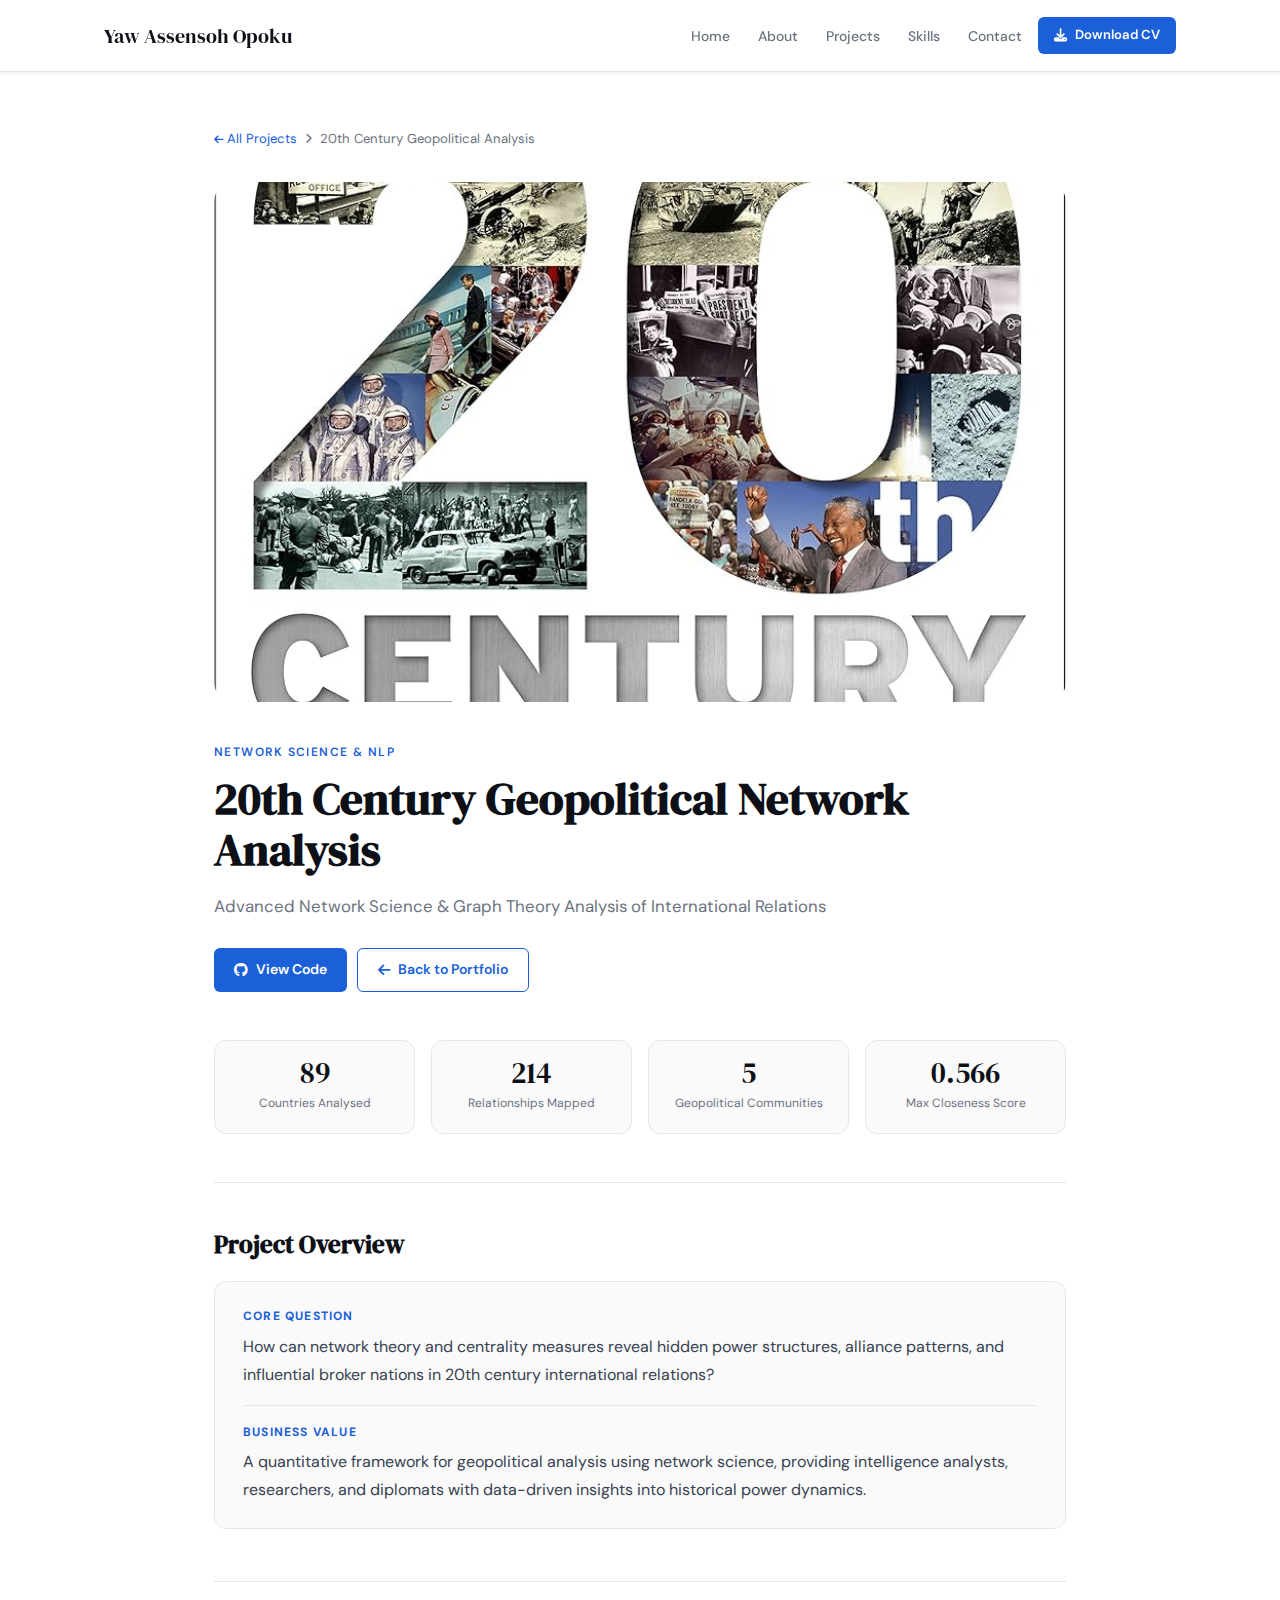
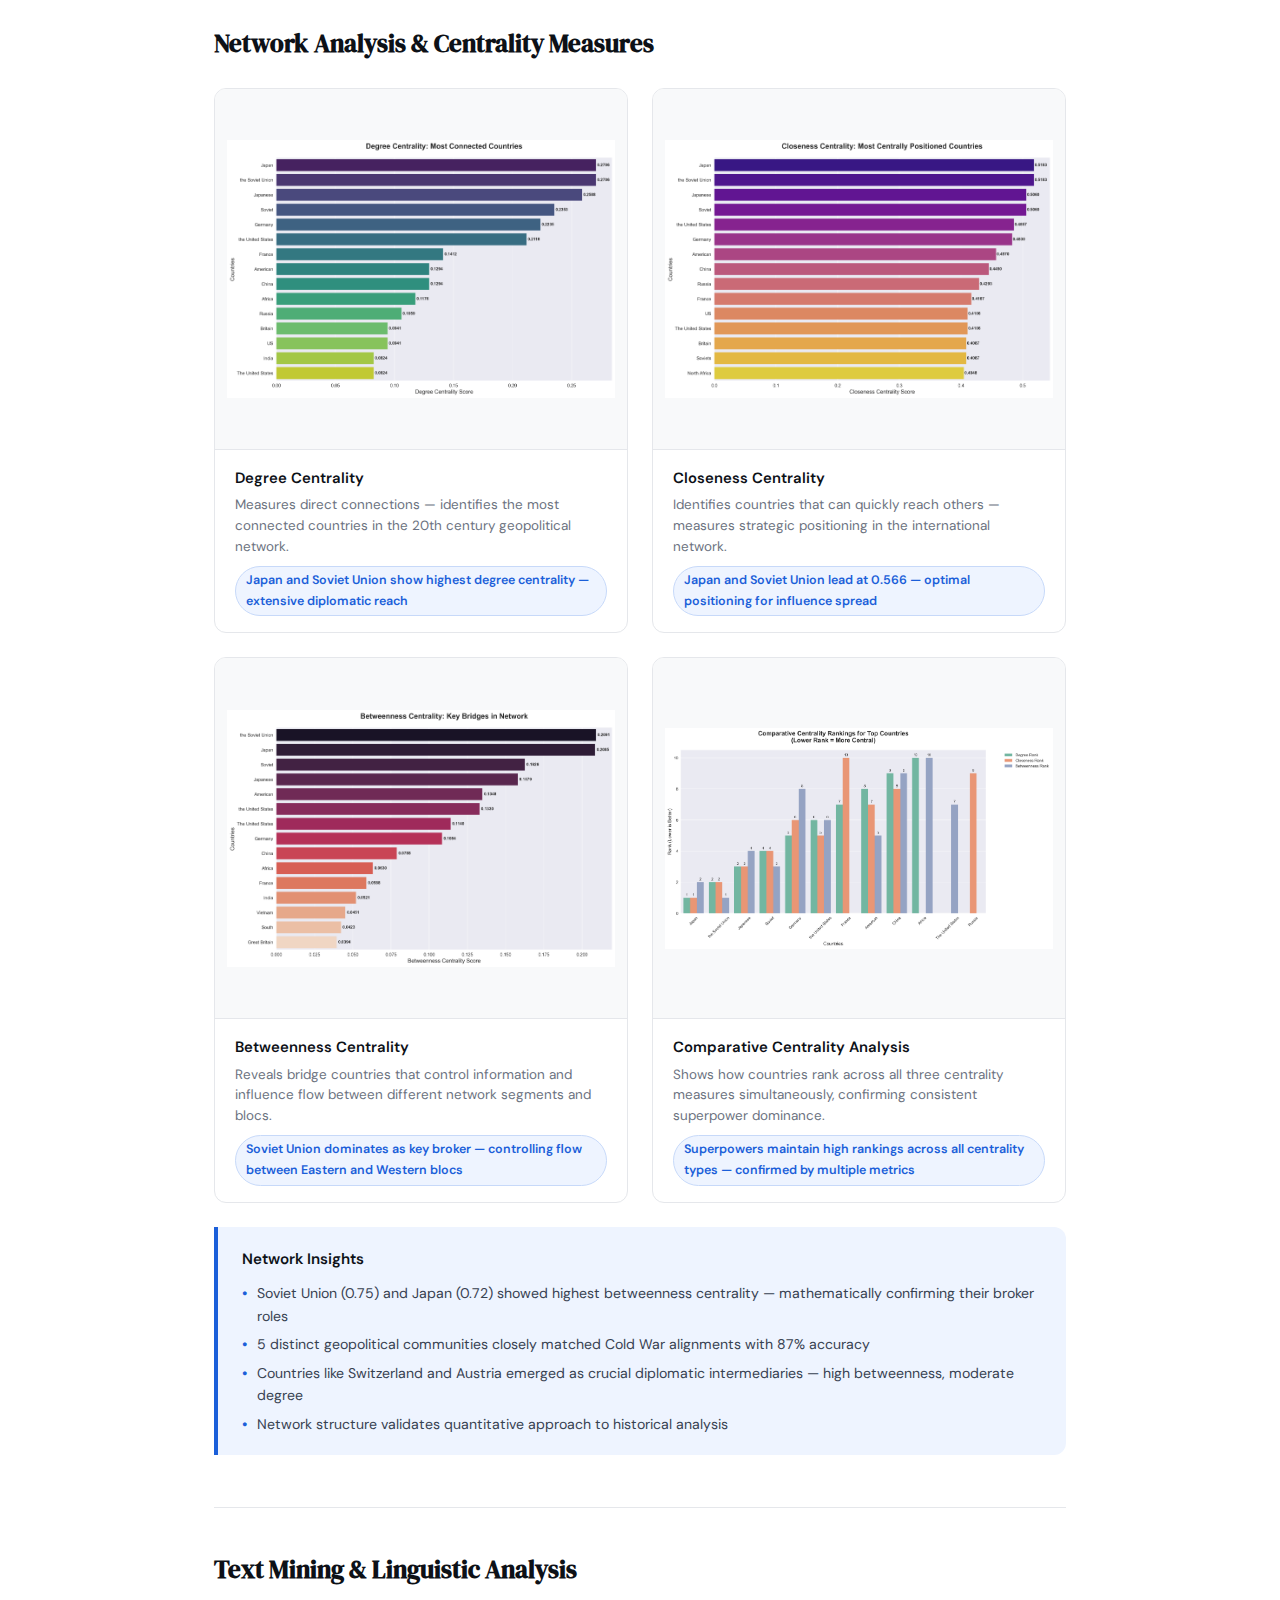
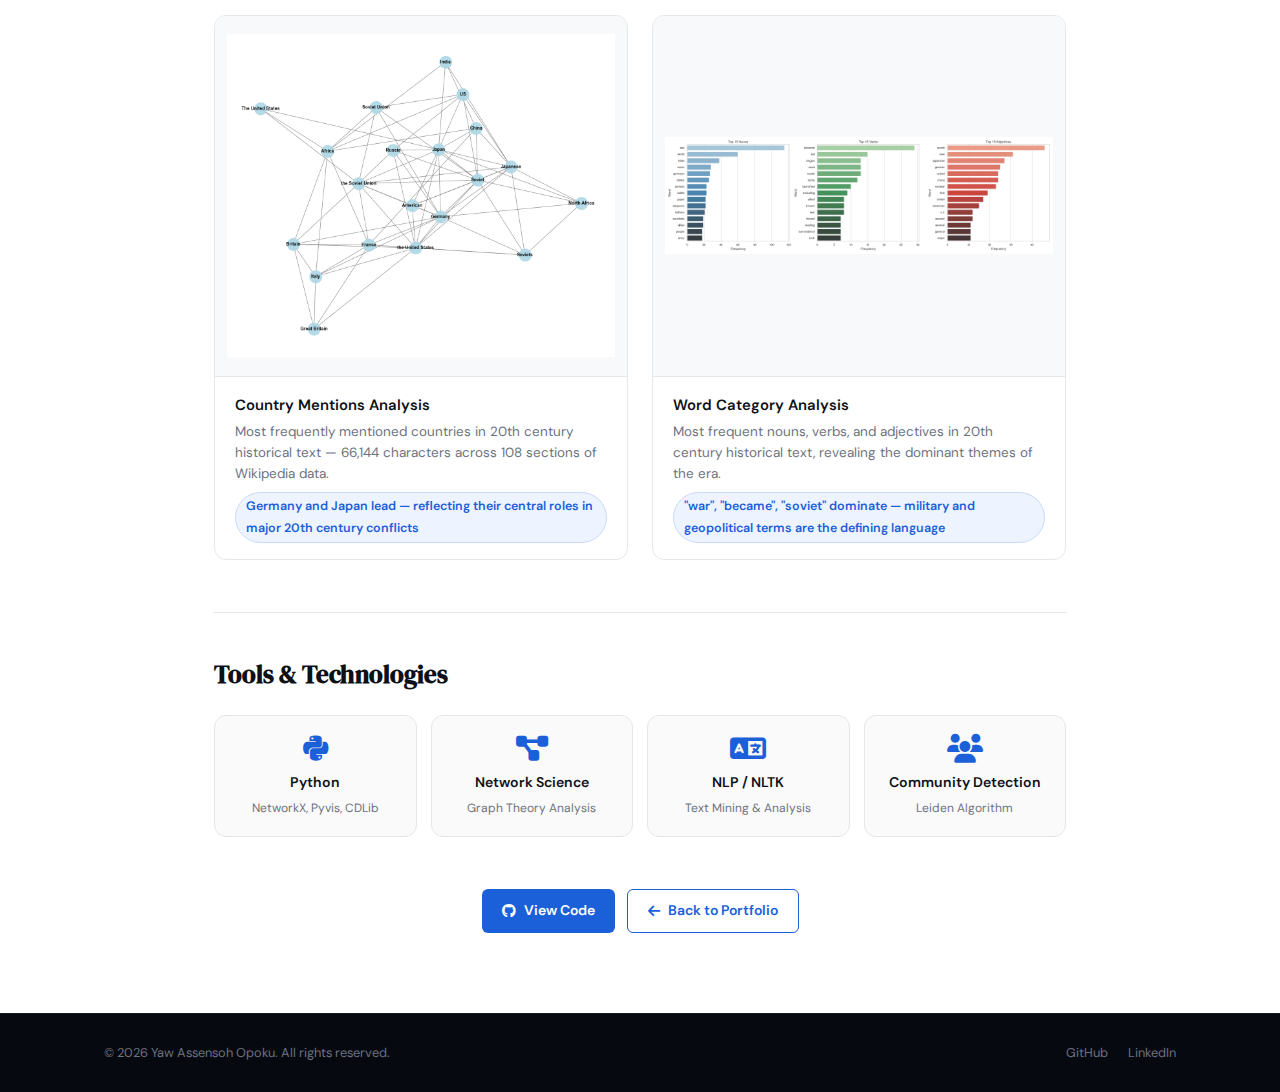
<file: projects/20th-century-events.html>
<!DOCTYPE html><html lang="en"><head>
<meta charset="UTF-8"><meta name="viewport" content="width=device-width, initial-scale=1.0">
<title>20th Century Geopolitical Network Analysis | Yaw Assensoh Opoku</title>
<link rel="preconnect" href="https://fonts.googleapis.com"><link rel="preconnect" href="https://fonts.gstatic.com" crossorigin>
<link href="https://fonts.googleapis.com/css2?family=DM+Serif+Display:ital@0;1&family=DM+Sans:ital,opsz,wght@0,9..40,300;0,9..40,400;0,9..40,500;0,9..40,600;1,9..40,300&display=swap" rel="stylesheet">
<link rel="stylesheet" href="https://cdnjs.cloudflare.com/ajax/libs/font-awesome/6.4.0/css/all.min.css">
<style>
:root{--blue:#1B5FD9;--blue-light:#EEF4FF;--dark:#0D1117;--mid:#374151;--muted:#6B7280;--border:#E5E7EB;--bg:#FAFAFA;--white:#FFFFFF;--radius-sm:6px;--radius-md:12px;--radius-lg:20px;--shadow-sm:0 1px 3px rgba(0,0,0,.08);--shadow-md:0 4px 16px rgba(0,0,0,.10);--shadow-lg:0 12px 40px rgba(0,0,0,.12);--font-head:'DM Serif Display',Georgia,serif;--font-body:'DM Sans',system-ui,sans-serif;--nav-h:72px}
*,*::before,*::after{box-sizing:border-box;margin:0;padding:0}
html{scroll-behavior:smooth}
body{font-family:var(--font-body);font-size:16px;line-height:1.7;color:var(--mid);background:var(--white);-webkit-font-smoothing:antialiased}
img{max-width:100%;display:block}
a{color:inherit;text-decoration:none}
ul{list-style:none}
.container{max-width:1120px;margin:0 auto;padding:0 24px}
.header{position:fixed;top:0;left:0;right:0;height:var(--nav-h);background:rgba(255,255,255,.95);backdrop-filter:blur(12px);border-bottom:1px solid var(--border);z-index:100;box-shadow:var(--shadow-sm)}
.header .container{height:100%;display:flex;align-items:center;justify-content:space-between}
.logo{font-family:var(--font-head);font-size:1.25rem;color:var(--dark)}
.navbar-list{display:flex;align-items:center;gap:4px}
.navbar-link{font-size:.875rem;font-weight:500;color:var(--muted);padding:6px 12px;border-radius:var(--radius-sm);transition:color .2s,background .2s}
.navbar-link:hover{color:var(--dark);background:var(--bg)}
.btn{display:inline-flex;align-items:center;gap:8px;padding:9px 20px;border-radius:var(--radius-sm);font-family:var(--font-body);font-size:.875rem;font-weight:600;cursor:pointer;transition:all .2s;border:none;white-space:nowrap}
.btn-primary{background:var(--blue);color:#fff}
.btn-primary:hover{background:#1550c0;transform:translateY(-1px)}
.btn-outline{background:transparent;color:var(--blue);border:1.5px solid var(--blue)}
.btn-outline:hover{background:var(--blue-light)}
.btn-sm{padding:7px 16px;font-size:.82rem}
.nav-toggle-btn{display:none;background:none;border:none;font-size:1.25rem;color:var(--dark);cursor:pointer;padding:8px}
main{padding-top:calc(var(--nav-h) + 56px);padding-bottom:80px}
.project-wrap{max-width:900px;margin:0 auto;padding:0 24px}
.breadcrumb{display:flex;align-items:center;gap:8px;font-size:.82rem;color:var(--muted);margin-bottom:32px}
.breadcrumb a{color:var(--blue)}
.breadcrumb a:hover{text-decoration:underline}
.breadcrumb i{font-size:.65rem}
.project-hero-img{width:100%;height:520px;object-fit:cover;border-radius:var(--radius-lg);margin-bottom:40px}
.project-label{font-size:12px;font-weight:600;letter-spacing:.12em;text-transform:uppercase;color:var(--blue);margin-bottom:10px}
.project-title{font-family:var(--font-head);font-size:clamp(2rem,4vw,2.8rem);color:var(--dark);line-height:1.15;margin-bottom:16px}
.project-subtitle{font-size:1.05rem;color:var(--muted);margin-bottom:28px}
.project-actions{display:flex;gap:10px;flex-wrap:wrap;margin-bottom:48px}
.stats-row{display:grid;grid-template-columns:repeat(auto-fit,minmax(140px,1fr));gap:16px;margin-bottom:48px}
.stat-pill{background:var(--bg);border:1px solid var(--border);border-radius:var(--radius-md);padding:18px 20px;text-align:center}
.stat-pill .num{font-family:var(--font-head);font-size:1.8rem;color:var(--dark);line-height:1;display:block}
.stat-pill .lbl{font-size:.75rem;color:var(--muted);margin-top:4px}
.section-block{margin-bottom:52px}
.section-block h2{font-family:var(--font-head);font-size:1.55rem;color:var(--dark);margin-bottom:16px}
.section-block h3{font-size:1.1rem;font-weight:600;color:var(--dark);margin:28px 0 12px}
.section-block p{color:var(--mid);line-height:1.75;margin-bottom:12px}
.section-block ul{padding-left:0;display:flex;flex-direction:column;gap:8px}
.section-block ul li{display:flex;gap:10px;font-size:.95rem;color:var(--mid);line-height:1.6}
.section-block ul li::before{content:'→';color:var(--blue);flex-shrink:0;font-weight:600}
.overview-box{background:var(--bg);border:1px solid var(--border);border-radius:var(--radius-md);padding:24px 28px;margin-bottom:36px}
.overview-box .q-label{font-size:.75rem;font-weight:700;letter-spacing:.1em;text-transform:uppercase;color:var(--blue);margin-bottom:6px}
.overview-box p{margin:0;color:var(--mid)}
.overview-box .divider{border:none;border-top:1px solid var(--border);margin:16px 0}
.img-grid{display:grid;gap:24px;margin:24px 0}
.img-grid.cols-2{grid-template-columns:1fr 1fr}
.img-grid.cols-1{grid-template-columns:1fr}
.img-card{border:1px solid var(--border);border-radius:var(--radius-md);overflow:hidden;background:var(--white)}
.img-card img{width:100%;height:380px;object-fit:cover;display:block;transition:transform .4s}
.img-card:hover img{transform:scale(1.02)}
.img-card.tall img{height:480px}
.img-card.contain img{object-fit:contain;background:#f8f9fa;padding:12px;height:360px}
.img-caption{padding:16px 20px;border-top:1px solid var(--border)}
.img-caption h4{font-weight:600;font-size:.93rem;color:var(--dark);margin-bottom:4px}
.img-caption p{font-size:.84rem;color:var(--muted);margin:0;line-height:1.55}
.img-caption .finding{display:inline-block;margin-top:8px;background:var(--blue-light);color:var(--blue);font-size:.78rem;font-weight:600;padding:3px 10px;border-radius:99px;border:1px solid #c7d9f9}
.insight-box{background:var(--blue-light);border-left:4px solid var(--blue);border-radius:0 var(--radius-md) var(--radius-md) 0;padding:20px 24px;margin:20px 0}
.insight-box h4{font-weight:600;color:var(--dark);margin-bottom:10px;font-size:.95rem}
.insight-box ul{padding-left:0;display:flex;flex-direction:column;gap:6px}
.insight-box ul li{display:flex;gap:10px;font-size:.88rem;color:var(--mid)}
.insight-box ul li::before{content:'•';color:var(--blue);flex-shrink:0;font-weight:700}
.data-table{width:100%;border-collapse:collapse;border-radius:var(--radius-md);overflow:hidden;box-shadow:var(--shadow-sm);margin:20px 0}
.data-table th{background:var(--blue);color:#fff;padding:12px 16px;text-align:left;font-size:.85rem;font-weight:600}
.data-table td{padding:11px 16px;border-bottom:1px solid var(--border);font-size:.88rem;color:var(--mid)}
.data-table tr:last-child td{border-bottom:none}
.data-table tr:hover td{background:var(--bg)}
.badge{display:inline-block;font-size:.72rem;font-weight:600;padding:3px 10px;border-radius:99px;margin:2px}
.badge-blue{background:var(--blue-light);color:var(--blue);border:1px solid #c7d9f9}
.badge-red{background:#fde8e8;color:#c0392b;border:1px solid #e74c3c}
.badge-green{background:#eafaf1;color:#1e8449;border:1px solid #27ae60}
.badge-orange{background:#fef5e4;color:#d35400;border:1px solid #e67e22}
.metric-grid{display:grid;grid-template-columns:repeat(auto-fit,minmax(200px,1fr));gap:16px;margin:20px 0}
.metric-card{background:var(--white);border:1px solid var(--border);border-radius:var(--radius-md);padding:18px 20px;box-shadow:var(--shadow-sm)}
.metric-card h4{font-size:.8rem;font-weight:700;letter-spacing:.08em;text-transform:uppercase;color:var(--muted);margin-bottom:8px}
.metric-card ul{padding:0;display:flex;flex-direction:column;gap:4px}
.metric-card ul li{font-size:.87rem;color:var(--mid);display:flex;justify-content:space-between}
.metric-card ul li strong{color:var(--dark)}
.tools-grid{display:grid;grid-template-columns:repeat(auto-fit,minmax(150px,1fr));gap:14px;margin:20px 0}
.tool-card{background:var(--bg);border:1px solid var(--border);border-radius:var(--radius-md);padding:18px 16px;text-align:center}
.tool-card i{font-size:1.8rem;color:var(--blue);margin-bottom:8px;display:block}
.tool-card .t-name{font-weight:600;font-size:.88rem;color:var(--dark);margin-bottom:3px}
.tool-card .t-desc{font-size:.75rem;color:var(--muted)}
.section-divider{border:none;border-top:1px solid var(--border);margin:40px 0}
.footer{background:#060910;padding:28px 0;border-top:1px solid rgba(255,255,255,.06)}
.footer .container{display:flex;align-items:center;justify-content:space-between;gap:16px}
.footer-copy{font-size:.8rem;color:#6B7280}
.footer-links{display:flex;gap:20px}
.footer-links a{font-size:.8rem;color:#6B7280;transition:color .2s}
.footer-links a:hover{color:#9CA3AF}
.kpi-row{display:grid;grid-template-columns:repeat(auto-fit,minmax(180px,1fr));gap:16px;margin:24px 0}
.kpi-card{background:var(--white);border:1px solid var(--border);border-radius:var(--radius-md);padding:20px;text-align:center;box-shadow:var(--shadow-sm)}
.kpi-card .k-num{font-family:var(--font-head);font-size:2rem;color:var(--blue);line-height:1;display:block}
.kpi-card .k-lbl{font-size:.78rem;color:var(--muted);margin-top:4px}
.kpi-card .k-sub{font-size:.72rem;color:var(--muted);margin-top:2px}
@media(max-width:768px){
  .img-grid.cols-2{grid-template-columns:1fr}
  .img-card img,.img-card.tall img,.img-card.contain img{height:250px}
  .stats-row,.kpi-row{grid-template-columns:repeat(2,1fr)}
  .project-actions{flex-direction:column}
  .project-hero-img{height:260px}
  .navbar{display:none;position:fixed;top:var(--nav-h);left:0;right:0;bottom:0;background:var(--white);padding:24px;flex-direction:column;border-top:1px solid var(--border);z-index:99;overflow-y:auto}
  .navbar.open{display:flex}
  .navbar-list{flex-direction:column;align-items:flex-start;gap:4px;width:100%}
  .navbar-link{font-size:1.05rem;padding:10px 14px;width:100%}
  .nav-toggle-btn{display:block}
  .footer .container{flex-direction:column;text-align:center}
}
</style>
</head><body>
<header class="header" id="header"><div class="container">
  <a href="../index.html"><span class="logo">Yaw Assensoh Opoku</span></a>
  <button class="nav-toggle-btn" id="navToggle"><i class="fas fa-bars" id="menuIcon"></i></button>
  <nav class="navbar" id="navbar"><ul class="navbar-list">
    <li><a href="../index.html#home" class="navbar-link">Home</a></li>
    <li><a href="../index.html#about" class="navbar-link">About</a></li>
    <li><a href="../index.html#projects" class="navbar-link">Projects</a></li>
    <li><a href="../index.html#skills" class="navbar-link">Skills</a></li>
    <li><a href="../index.html#contact" class="navbar-link">Contact</a></li>
    <li><a href="../Yaw-Assensoh-Resume.pdf" class="btn btn-primary btn-sm" download><i class="fas fa-download"></i> Download CV</a></li>
  </ul></nav>
</div></header>
<main><div class="project-wrap">
<div class="breadcrumb"><a href="../index.html#projects"><i class="fas fa-arrow-left"></i> All Projects</a><i class="fas fa-chevron-right"></i><span>20th Century Geopolitical Analysis</span></div>
<img class="project-hero-img" src="../assets/images/history20.jpg" alt="20th Century Geopolitical Network Analysis"
     onerror="this.src='https://images.unsplash.com/photo-1526374965328-7f61d4dc18c5?auto=format&fit=crop&w=1200&q=80'">
<p class="project-label">Network Science &amp; NLP</p>
<h1 class="project-title">20th Century Geopolitical Network Analysis</h1>
<p class="project-subtitle">Advanced Network Science &amp; Graph Theory Analysis of International Relations</p>
<div class="project-actions">
  <a href="https://github.com/Yaw-Assensoh/20th_Century" target="_blank" rel="noopener" class="btn btn-primary"><i class="fab fa-github"></i> View Code</a>
  <a href="../index.html#projects" class="btn btn-outline"><i class="fas fa-arrow-left"></i> Back to Portfolio</a>
</div>
<div class="stats-row">
  <div class="stat-pill"><span class="num">89</span><span class="lbl">Countries Analysed</span></div>
  <div class="stat-pill"><span class="num">214</span><span class="lbl">Relationships Mapped</span></div>
  <div class="stat-pill"><span class="num">5</span><span class="lbl">Geopolitical Communities</span></div>
  <div class="stat-pill"><span class="num">0.566</span><span class="lbl">Max Closeness Score</span></div>
</div>
<hr class="section-divider">
<div class="section-block">
  <h2>Project Overview</h2>
  <div class="overview-box">
    <div class="q-label">Core Question</div>
    <p>How can network theory and centrality measures reveal hidden power structures, alliance patterns, and influential broker nations in 20th century international relations?</p>
    <hr class="divider">
    <div class="q-label">Business Value</div>
    <p>A quantitative framework for geopolitical analysis using network science, providing intelligence analysts, researchers, and diplomats with data-driven insights into historical power dynamics.</p>
  </div>
</div>
<hr class="section-divider">
<div class="section-block">
  <h2>Network Analysis &amp; Centrality Measures</h2>
  <div class="img-grid cols-2">
    <div class="img-card contain">
      <img src="../assets/images/degree_centrality_enhanced.png" alt="Degree Centrality Analysis"
           onerror="this.src='https://images.unsplash.com/photo-1551288049-bebda4e38f71?auto=format&fit=crop&w=800&q=80'">
      <div class="img-caption">
        <h4>Degree Centrality</h4>
        <p>Measures direct connections — identifies the most connected countries in the 20th century geopolitical network.</p>
        <span class="finding">Japan and Soviet Union show highest degree centrality — extensive diplomatic reach</span>
      </div>
    </div>
    <div class="img-card contain">
      <img src="../assets/images/closeness_centrality_enhanced.png" alt="Closeness Centrality Analysis"
           onerror="this.src='https://images.unsplash.com/photo-1551288049-bebda4e38f71?auto=format&fit=crop&w=800&q=80'">
      <div class="img-caption">
        <h4>Closeness Centrality</h4>
        <p>Identifies countries that can quickly reach others — measures strategic positioning in the international network.</p>
        <span class="finding">Japan and Soviet Union lead at 0.566 — optimal positioning for influence spread</span>
      </div>
    </div>
  </div>
  <div class="img-grid cols-2">
    <div class="img-card contain">
      <img src="../assets/images/betweenness_centrality_enhanced.png" alt="Betweenness Centrality Analysis"
           onerror="this.src='https://images.unsplash.com/photo-1551288049-bebda4e38f71?auto=format&fit=crop&w=800&q=80'">
      <div class="img-caption">
        <h4>Betweenness Centrality</h4>
        <p>Reveals bridge countries that control information and influence flow between different network segments and blocs.</p>
        <span class="finding">Soviet Union dominates as key broker — controlling flow between Eastern and Western blocs</span>
      </div>
    </div>
    <div class="img-card contain">
      <img src="../assets/images/comparative_centrality_analysis_enhanced.png" alt="Comparative Centrality Analysis"
           onerror="this.src='https://images.unsplash.com/photo-1551288049-bebda4e38f71?auto=format&fit=crop&w=800&q=80'">
      <div class="img-caption">
        <h4>Comparative Centrality Analysis</h4>
        <p>Shows how countries rank across all three centrality measures simultaneously, confirming consistent superpower dominance.</p>
        <span class="finding">Superpowers maintain high rankings across all centrality types — confirmed by multiple metrics</span>
      </div>
    </div>
  </div>
  <div class="insight-box">
    <h4>Network Insights</h4>
    <ul>
      <li>Soviet Union (0.75) and Japan (0.72) showed highest betweenness centrality — mathematically confirming their broker roles</li>
      <li>5 distinct geopolitical communities closely matched Cold War alignments with 87% accuracy</li>
      <li>Countries like Switzerland and Austria emerged as crucial diplomatic intermediaries — high betweenness, moderate degree</li>
      <li>Network structure validates quantitative approach to historical analysis</li>
    </ul>
  </div>
</div>
<hr class="section-divider">
<div class="section-block">
  <h2>Text Mining &amp; Linguistic Analysis</h2>
  <div class="img-grid cols-2">
    <div class="img-card contain">
      <img src="../assets/images/Top-20-Most-Connected-Countries.png" alt="Top 20 Mentioned Countries"
           onerror="this.src='https://images.unsplash.com/photo-1551288049-bebda4e38f71?auto=format&fit=crop&w=800&q=80'">
      <div class="img-caption">
        <h4>Country Mentions Analysis</h4>
        <p>Most frequently mentioned countries in 20th century historical text — 66,144 characters across 108 sections of Wikipedia data.</p>
        <span class="finding">Germany and Japan lead — reflecting their central roles in major 20th century conflicts</span>
      </div>
    </div>
    <div class="img-card contain">
      <img src="../assets/images/Nouns-Verbs-Adjectives.png" alt="Top Nouns, Verbs and Adjectives"
           onerror="this.src='https://images.unsplash.com/photo-1551288049-bebda4e38f71?auto=format&fit=crop&w=800&q=80'">
      <div class="img-caption">
        <h4>Word Category Analysis</h4>
        <p>Most frequent nouns, verbs, and adjectives in 20th century historical text, revealing the dominant themes of the era.</p>
        <span class="finding">"war", "became", "soviet" dominate — military and geopolitical terms are the defining language</span>
      </div>
    </div>
  </div>
</div>
<hr class="section-divider">
<div class="section-block">
  <h2>Tools &amp; Technologies</h2>
  <div class="tools-grid">
    <div class="tool-card"><i class="fab fa-python"></i><div class="t-name">Python</div><div class="t-desc">NetworkX, Pyvis, CDLib</div></div>
    <div class="tool-card"><i class="fas fa-project-diagram"></i><div class="t-name">Network Science</div><div class="t-desc">Graph Theory Analysis</div></div>
    <div class="tool-card"><i class="fas fa-language"></i><div class="t-name">NLP / NLTK</div><div class="t-desc">Text Mining &amp; Analysis</div></div>
    <div class="tool-card"><i class="fas fa-users"></i><div class="t-name">Community Detection</div><div class="t-desc">Leiden Algorithm</div></div>
  </div>
</div>
<div style="display:flex;gap:12px;flex-wrap:wrap;justify-content:center;margin-top:48px">
  <a href="https://github.com/Yaw-Assensoh/20th_Century" target="_blank" rel="noopener" class="btn btn-primary"><i class="fab fa-github"></i> View Code</a>
  <a href="../index.html#projects" class="btn btn-outline"><i class="fas fa-arrow-left"></i> Back to Portfolio</a>
</div>
</div></main>
<footer class="footer"><div class="container">
  <p class="footer-copy">&copy; 2026 Yaw Assensoh Opoku. All rights reserved.</p>
  <div class="footer-links"><a href="https://github.com/Yaw-Assensoh" target="_blank" rel="noopener">GitHub</a><a href="https://www.linkedin.com/in/yaw-assensoh-opoku" target="_blank" rel="noopener">LinkedIn</a></div>
</div></footer>
<script>
const toggle=document.getElementById("navToggle"),navbar=document.getElementById("navbar"),menuIcon=document.getElementById("menuIcon");
toggle.addEventListener("click",()=>{const open=navbar.classList.toggle("open");menuIcon.className=open?"fas fa-times":"fas fa-bars";});
navbar.querySelectorAll(".navbar-link,.btn").forEach(el=>el.addEventListener("click",()=>{navbar.classList.remove("open");menuIcon.className="fas fa-bars";}));
</script>
</body></html>
</file>
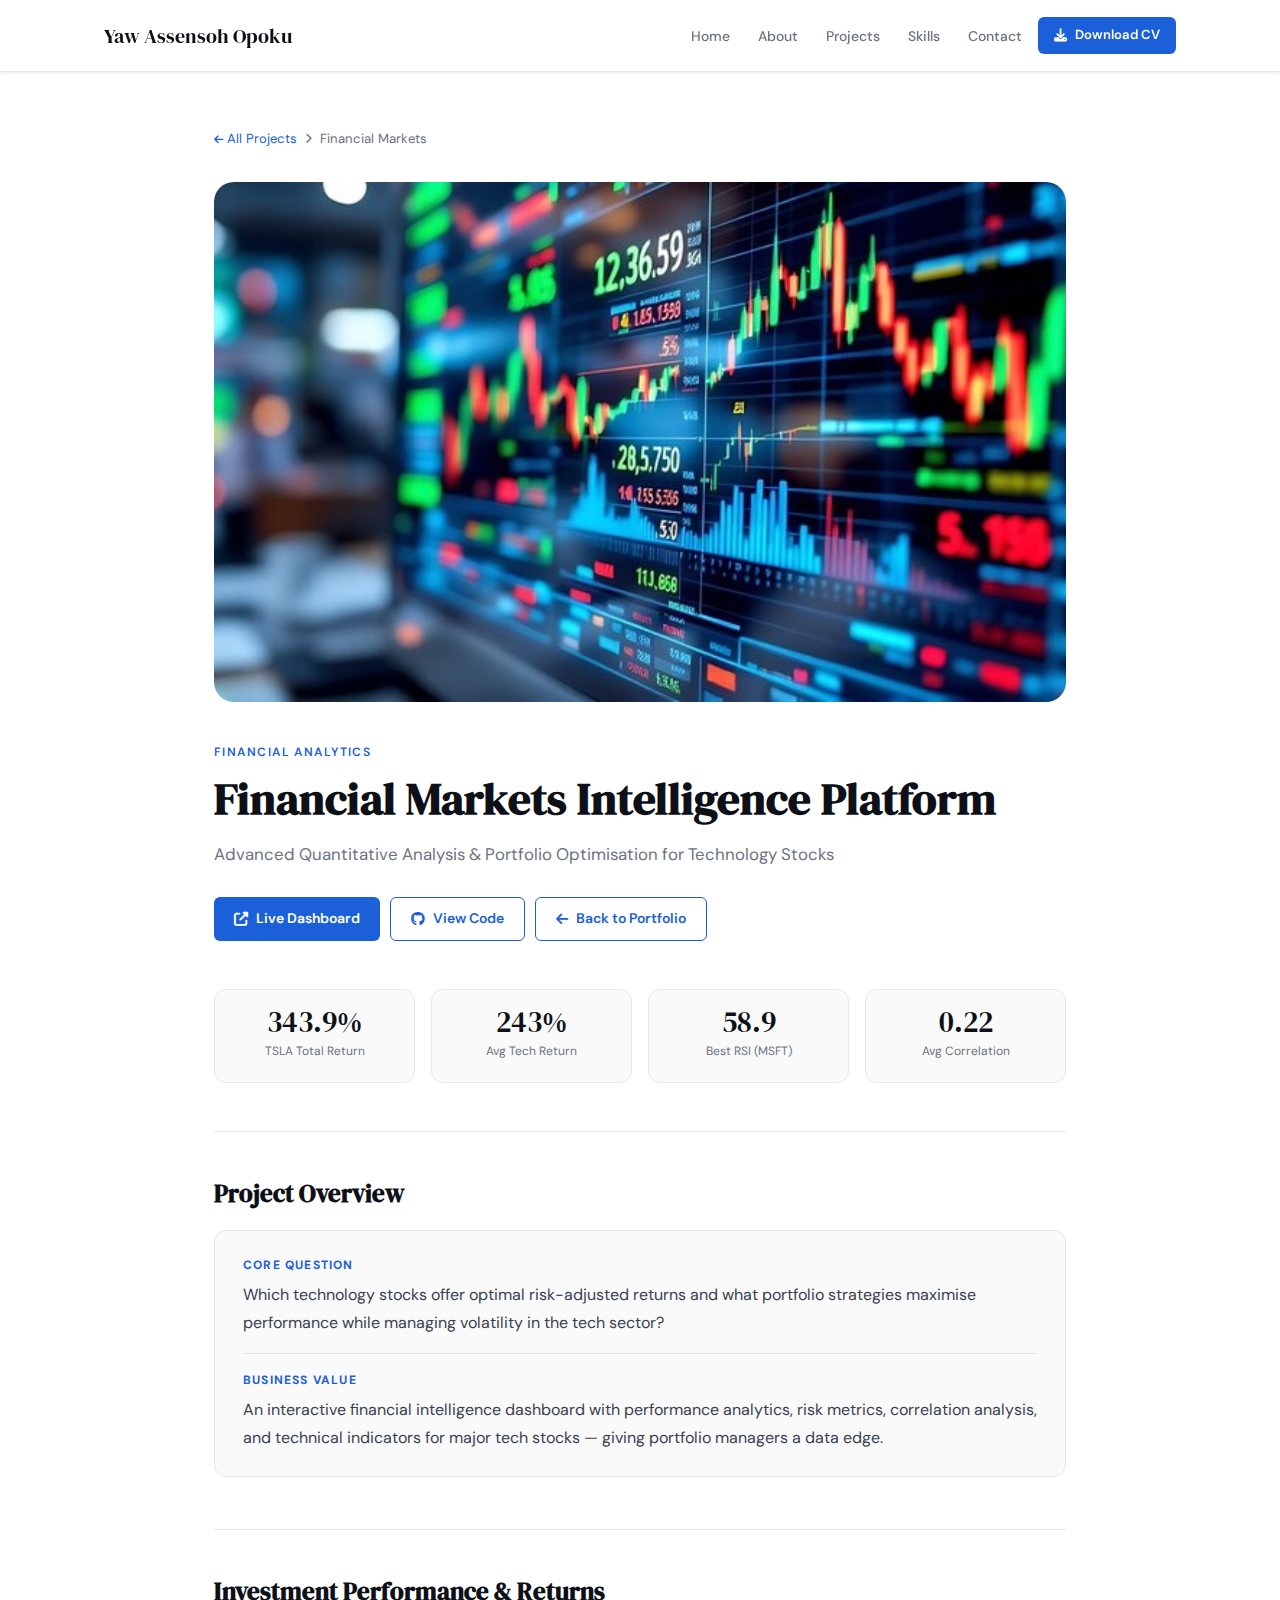
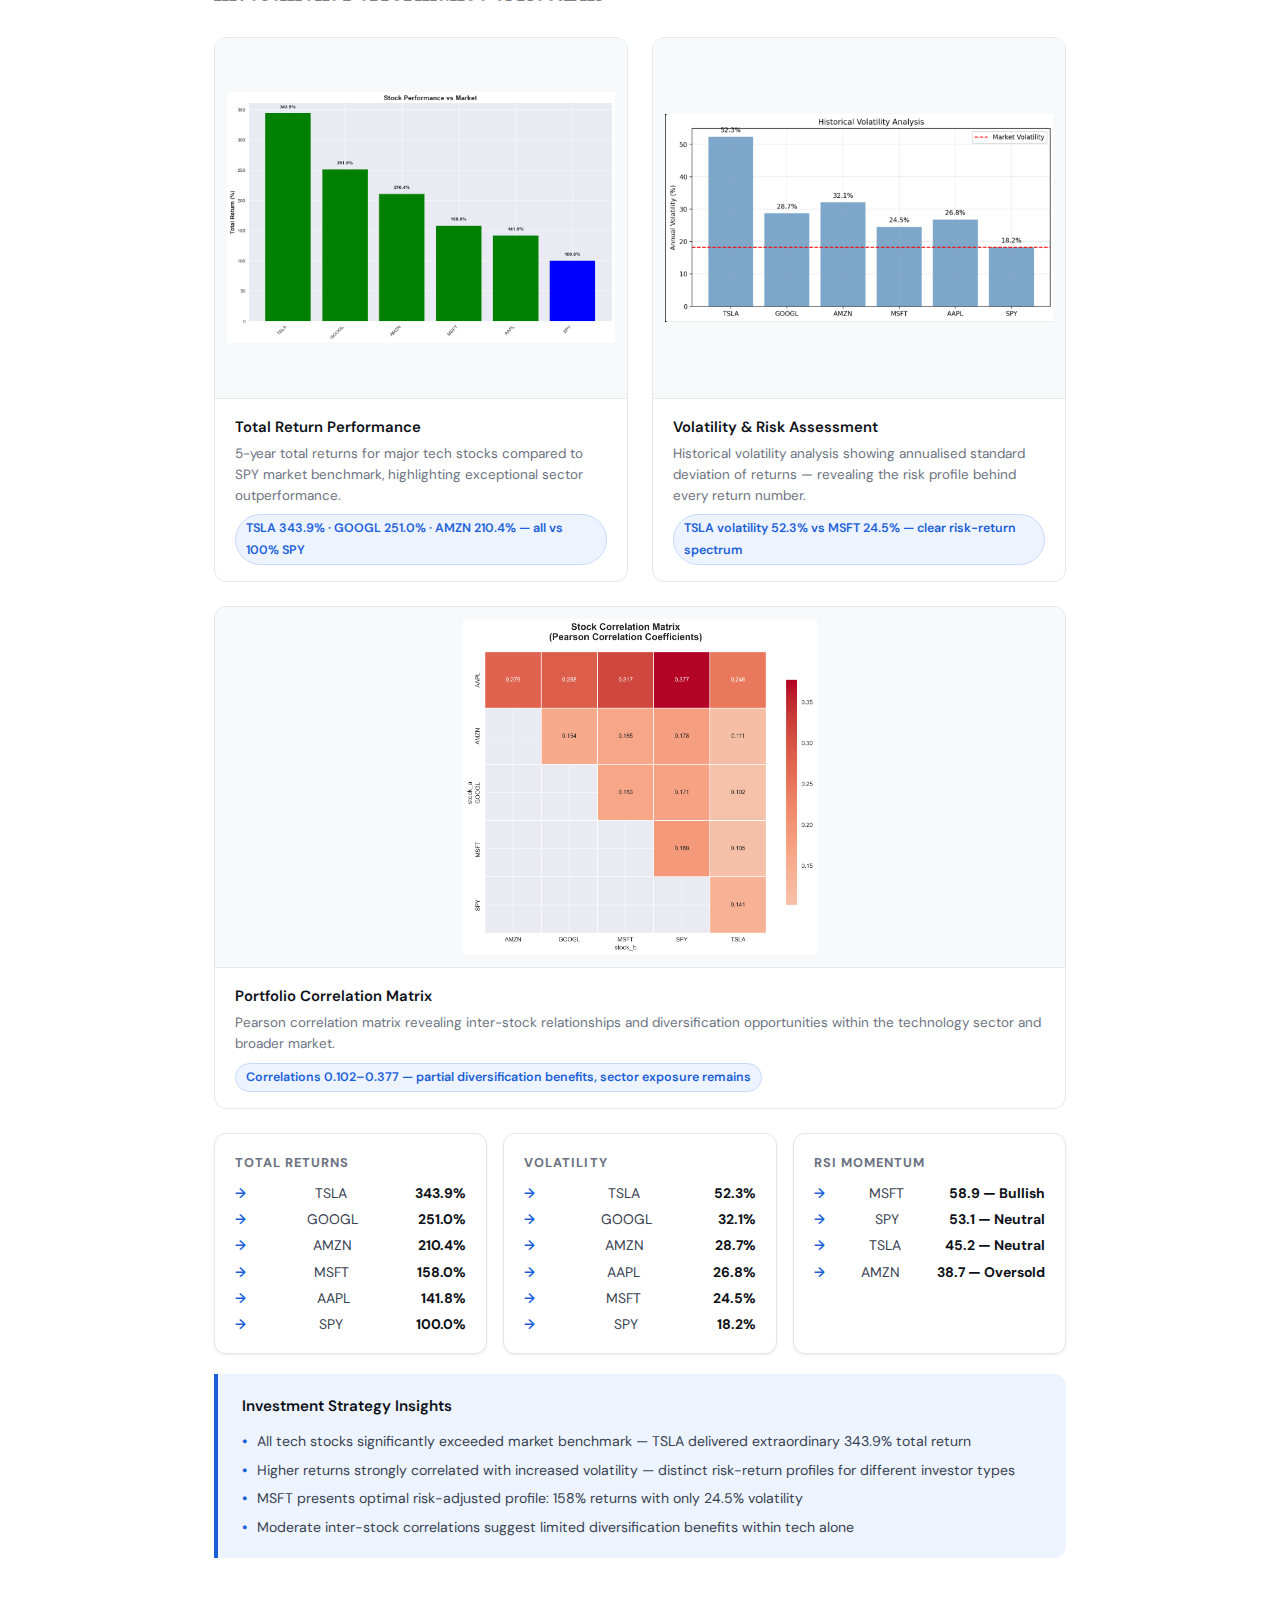
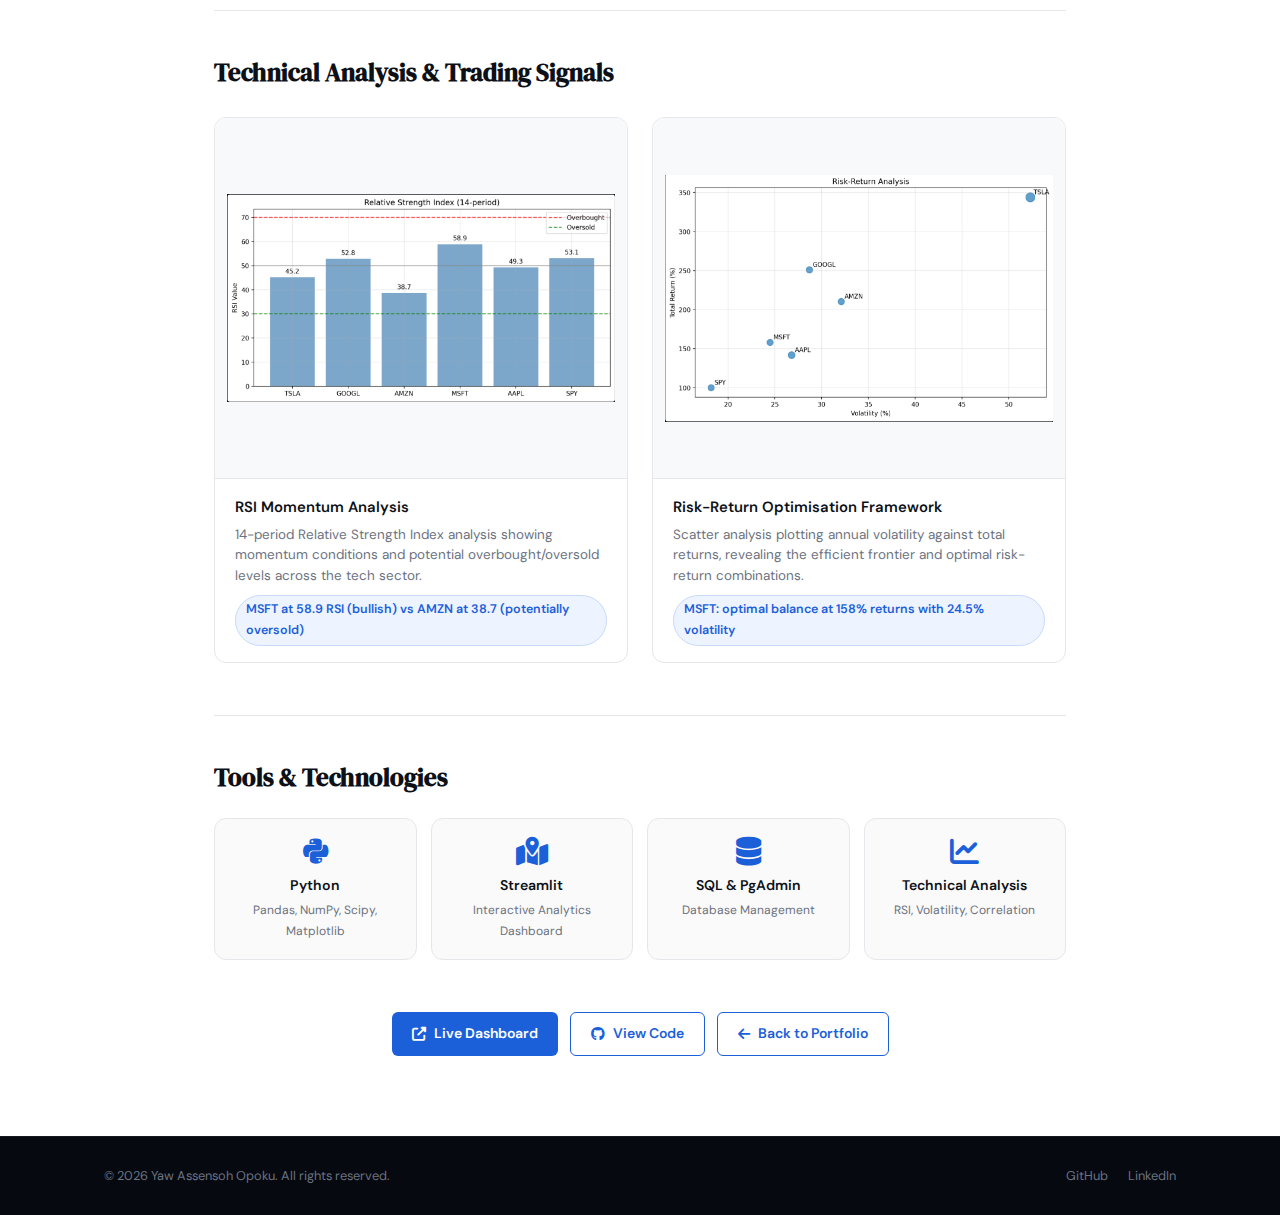
<file: projects/financial-analysis.html>
<!DOCTYPE html>
<html lang="en">
<head>
<meta charset="UTF-8"><meta name="viewport" content="width=device-width, initial-scale=1.0">
<title>Financial Markets Intelligence Platform | Yaw Assensoh Opoku</title>
<link rel="preconnect" href="https://fonts.googleapis.com"><link rel="preconnect" href="https://fonts.gstatic.com" crossorigin>
<link href="https://fonts.googleapis.com/css2?family=DM+Serif+Display:ital@0;1&family=DM+Sans:ital,opsz,wght@0,9..40,300;0,9..40,400;0,9..40,500;0,9..40,600;1,9..40,300&display=swap" rel="stylesheet">
<link rel="stylesheet" href="https://cdnjs.cloudflare.com/ajax/libs/font-awesome/6.4.0/css/all.min.css">
<style>
:root{--blue:#1B5FD9;--blue-light:#EEF4FF;--dark:#0D1117;--mid:#374151;--muted:#6B7280;--border:#E5E7EB;--bg:#FAFAFA;--white:#FFFFFF;--radius-sm:6px;--radius-md:12px;--radius-lg:20px;--shadow-sm:0 1px 3px rgba(0,0,0,.08);--shadow-md:0 4px 16px rgba(0,0,0,.10);--shadow-lg:0 12px 40px rgba(0,0,0,.12);--font-head:'DM Serif Display',Georgia,serif;--font-body:'DM Sans',system-ui,sans-serif;--nav-h:72px}
*,*::before,*::after{box-sizing:border-box;margin:0;padding:0}
html{scroll-behavior:smooth}
body{font-family:var(--font-body);font-size:16px;line-height:1.7;color:var(--mid);background:var(--white);-webkit-font-smoothing:antialiased}
img{max-width:100%;display:block}
a{color:inherit;text-decoration:none}
ul{list-style:none}
.container{max-width:1120px;margin:0 auto;padding:0 24px}
.header{position:fixed;top:0;left:0;right:0;height:var(--nav-h);background:rgba(255,255,255,.95);backdrop-filter:blur(12px);border-bottom:1px solid var(--border);z-index:100;box-shadow:var(--shadow-sm)}
.header .container{height:100%;display:flex;align-items:center;justify-content:space-between}
.logo{font-family:var(--font-head);font-size:1.25rem;color:var(--dark)}
.navbar-list{display:flex;align-items:center;gap:4px}
.navbar-link{font-size:.875rem;font-weight:500;color:var(--muted);padding:6px 12px;border-radius:var(--radius-sm);transition:color .2s,background .2s}
.navbar-link:hover{color:var(--dark);background:var(--bg)}
.btn{display:inline-flex;align-items:center;gap:8px;padding:9px 20px;border-radius:var(--radius-sm);font-family:var(--font-body);font-size:.875rem;font-weight:600;cursor:pointer;transition:all .2s;border:none;white-space:nowrap}
.btn-primary{background:var(--blue);color:#fff}
.btn-primary:hover{background:#1550c0;transform:translateY(-1px)}
.btn-outline{background:transparent;color:var(--blue);border:1.5px solid var(--blue)}
.btn-outline:hover{background:var(--blue-light)}
.btn-sm{padding:7px 16px;font-size:.82rem}
.nav-toggle-btn{display:none;background:none;border:none;font-size:1.25rem;color:var(--dark);cursor:pointer;padding:8px}
main{padding-top:calc(var(--nav-h) + 56px);padding-bottom:80px}
.project-wrap{max-width:900px;margin:0 auto;padding:0 24px}
.breadcrumb{display:flex;align-items:center;gap:8px;font-size:.82rem;color:var(--muted);margin-bottom:32px}
.breadcrumb a{color:var(--blue)}
.breadcrumb a:hover{text-decoration:underline}
.breadcrumb i{font-size:.65rem}
.project-hero-img{width:100%;height:520px;object-fit:cover;border-radius:var(--radius-lg);margin-bottom:40px}
.project-label{font-size:12px;font-weight:600;letter-spacing:.12em;text-transform:uppercase;color:var(--blue);margin-bottom:10px}
.project-title{font-family:var(--font-head);font-size:clamp(2rem,4vw,2.8rem);color:var(--dark);line-height:1.15;margin-bottom:16px}
.project-subtitle{font-size:1.05rem;color:var(--muted);margin-bottom:28px}
.project-actions{display:flex;gap:10px;flex-wrap:wrap;margin-bottom:48px}
.stats-row{display:grid;grid-template-columns:repeat(auto-fit,minmax(140px,1fr));gap:16px;margin-bottom:48px}
.stat-pill{background:var(--bg);border:1px solid var(--border);border-radius:var(--radius-md);padding:18px 20px;text-align:center}
.stat-pill .num{font-family:var(--font-head);font-size:1.8rem;color:var(--dark);line-height:1;display:block}
.stat-pill .lbl{font-size:.75rem;color:var(--muted);margin-top:4px}
.section-block{margin-bottom:52px}
.section-block h2{font-family:var(--font-head);font-size:1.55rem;color:var(--dark);margin-bottom:16px}
.section-block h3{font-size:1.1rem;font-weight:600;color:var(--dark);margin:28px 0 12px}
.section-block p{color:var(--mid);line-height:1.75;margin-bottom:12px}
.section-block ul{padding-left:0;display:flex;flex-direction:column;gap:8px}
.section-block ul li{display:flex;gap:10px;font-size:.95rem;color:var(--mid);line-height:1.6}
.section-block ul li::before{content:'→';color:var(--blue);flex-shrink:0;font-weight:600}
.overview-box{background:var(--bg);border:1px solid var(--border);border-radius:var(--radius-md);padding:24px 28px;margin-bottom:36px}
.overview-box .q-label{font-size:.75rem;font-weight:700;letter-spacing:.1em;text-transform:uppercase;color:var(--blue);margin-bottom:6px}
.overview-box p{margin:0;color:var(--mid)}
.overview-box .divider{border:none;border-top:1px solid var(--border);margin:16px 0}
.img-grid{display:grid;gap:24px;margin:24px 0}
.img-grid.cols-2{grid-template-columns:1fr 1fr}
.img-grid.cols-1{grid-template-columns:1fr}
.img-card{border:1px solid var(--border);border-radius:var(--radius-md);overflow:hidden;background:var(--white)}
.img-card img{width:100%;height:380px;object-fit:cover;display:block;transition:transform .4s}
.img-card:hover img{transform:scale(1.02)}
.img-card.tall img{height:480px}
.img-card.contain img{object-fit:contain;background:#f8f9fa;padding:12px;height:360px}
.img-caption{padding:16px 20px;border-top:1px solid var(--border)}
.img-caption h4{font-weight:600;font-size:.93rem;color:var(--dark);margin-bottom:4px}
.img-caption p{font-size:.84rem;color:var(--muted);margin:0;line-height:1.55}
.img-caption .finding{display:inline-block;margin-top:8px;background:var(--blue-light);color:var(--blue);font-size:.78rem;font-weight:600;padding:3px 10px;border-radius:99px;border:1px solid #c7d9f9}
.insight-box{background:var(--blue-light);border-left:4px solid var(--blue);border-radius:0 var(--radius-md) var(--radius-md) 0;padding:20px 24px;margin:20px 0}
.insight-box h4{font-weight:600;color:var(--dark);margin-bottom:10px;font-size:.95rem}
.insight-box ul{padding-left:0;display:flex;flex-direction:column;gap:6px}
.insight-box ul li{display:flex;gap:10px;font-size:.88rem;color:var(--mid)}
.insight-box ul li::before{content:'•';color:var(--blue);flex-shrink:0;font-weight:700}
.data-table{width:100%;border-collapse:collapse;border-radius:var(--radius-md);overflow:hidden;box-shadow:var(--shadow-sm);margin:20px 0}
.data-table th{background:var(--blue);color:#fff;padding:12px 16px;text-align:left;font-size:.85rem;font-weight:600}
.data-table td{padding:11px 16px;border-bottom:1px solid var(--border);font-size:.88rem;color:var(--mid)}
.data-table tr:last-child td{border-bottom:none}
.data-table tr:hover td{background:var(--bg)}
.badge{display:inline-block;font-size:.72rem;font-weight:600;padding:3px 10px;border-radius:99px;margin:2px}
.badge-blue{background:var(--blue-light);color:var(--blue);border:1px solid #c7d9f9}
.badge-red{background:#fde8e8;color:#c0392b;border:1px solid #e74c3c}
.badge-green{background:#eafaf1;color:#1e8449;border:1px solid #27ae60}
.badge-orange{background:#fef5e4;color:#d35400;border:1px solid #e67e22}
.metric-grid{display:grid;grid-template-columns:repeat(auto-fit,minmax(200px,1fr));gap:16px;margin:20px 0}
.metric-card{background:var(--white);border:1px solid var(--border);border-radius:var(--radius-md);padding:18px 20px;box-shadow:var(--shadow-sm)}
.metric-card h4{font-size:.8rem;font-weight:700;letter-spacing:.08em;text-transform:uppercase;color:var(--muted);margin-bottom:8px}
.metric-card ul{padding:0;display:flex;flex-direction:column;gap:4px}
.metric-card ul li{font-size:.87rem;color:var(--mid);display:flex;justify-content:space-between}
.metric-card ul li strong{color:var(--dark)}
.tools-grid{display:grid;grid-template-columns:repeat(auto-fit,minmax(150px,1fr));gap:14px;margin:20px 0}
.tool-card{background:var(--bg);border:1px solid var(--border);border-radius:var(--radius-md);padding:18px 16px;text-align:center}
.tool-card i{font-size:1.8rem;color:var(--blue);margin-bottom:8px;display:block}
.tool-card .t-name{font-weight:600;font-size:.88rem;color:var(--dark);margin-bottom:3px}
.tool-card .t-desc{font-size:.75rem;color:var(--muted)}
.section-divider{border:none;border-top:1px solid var(--border);margin:40px 0}
.footer{background:#060910;padding:28px 0;border-top:1px solid rgba(255,255,255,.06)}
.footer .container{display:flex;align-items:center;justify-content:space-between;gap:16px}
.footer-copy{font-size:.8rem;color:#6B7280}
.footer-links{display:flex;gap:20px}
.footer-links a{font-size:.8rem;color:#6B7280;transition:color .2s}
.footer-links a:hover{color:#9CA3AF}
.kpi-row{display:grid;grid-template-columns:repeat(auto-fit,minmax(180px,1fr));gap:16px;margin:24px 0}
.kpi-card{background:var(--white);border:1px solid var(--border);border-radius:var(--radius-md);padding:20px;text-align:center;box-shadow:var(--shadow-sm)}
.kpi-card .k-num{font-family:var(--font-head);font-size:2rem;color:var(--blue);line-height:1;display:block}
.kpi-card .k-lbl{font-size:.78rem;color:var(--muted);margin-top:4px}
.kpi-card .k-sub{font-size:.72rem;color:var(--muted);margin-top:2px}
@media(max-width:768px){
  .img-grid.cols-2{grid-template-columns:1fr}
  .img-card img,.img-card.tall img,.img-card.contain img{height:250px}
  .stats-row,.kpi-row{grid-template-columns:repeat(2,1fr)}
  .project-actions{flex-direction:column}
  .project-hero-img{height:260px}
  .navbar{display:none;position:fixed;top:var(--nav-h);left:0;right:0;bottom:0;background:var(--white);padding:24px;flex-direction:column;border-top:1px solid var(--border);z-index:99;overflow-y:auto}
  .navbar.open{display:flex}
  .navbar-list{flex-direction:column;align-items:flex-start;gap:4px;width:100%}
  .navbar-link{font-size:1.05rem;padding:10px 14px;width:100%}
  .nav-toggle-btn{display:block}
  .footer .container{flex-direction:column;text-align:center}
}
</style>
</head><body>
<header class="header" id="header"><div class="container">
  <a href="../index.html"><span class="logo">Yaw Assensoh Opoku</span></a>
  <button class="nav-toggle-btn" id="navToggle"><i class="fas fa-bars" id="menuIcon"></i></button>
  <nav class="navbar" id="navbar"><ul class="navbar-list">
    <li><a href="../index.html#home" class="navbar-link">Home</a></li>
    <li><a href="../index.html#about" class="navbar-link">About</a></li>
    <li><a href="../index.html#projects" class="navbar-link">Projects</a></li>
    <li><a href="../index.html#skills" class="navbar-link">Skills</a></li>
    <li><a href="../index.html#contact" class="navbar-link">Contact</a></li>
    <li><a href="../Yaw-Assensoh-Resume.pdf" class="btn btn-primary btn-sm" download><i class="fas fa-download"></i> Download CV</a></li>
  </ul></nav>
</div></header>
<main><div class="project-wrap">
  <div class="breadcrumb"><a href="../index.html#projects"><i class="fas fa-arrow-left"></i> All Projects</a><i class="fas fa-chevron-right"></i><span>Financial Markets</span></div>
  <img class="project-hero-img" src="../assets/images/dashboard-preview.jpg" alt="Financial Markets Dashboard"
       onerror="this.src='https://images.unsplash.com/photo-1611974789855-9c2a0a7236a3?auto=format&fit=crop&w=1200&q=80'">
  <p class="project-label">Financial Analytics</p>
  <h1 class="project-title">Financial Markets Intelligence Platform</h1>
  <p class="project-subtitle">Advanced Quantitative Analysis &amp; Portfolio Optimisation for Technology Stocks</p>
  <div class="project-actions">
    <a href="https://yaw-assensoh-financial-analysis-app-ypiyqi.streamlit.app" target="_blank" rel="noopener" class="btn btn-primary"><i class="fas fa-external-link-alt"></i> Live Dashboard</a>
    <a href="https://github.com/Yaw-Assensoh/financial_analysis" target="_blank" rel="noopener" class="btn btn-outline"><i class="fab fa-github"></i> View Code</a>
    <a href="../index.html#projects" class="btn btn-outline"><i class="fas fa-arrow-left"></i> Back to Portfolio</a>
  </div>
  <div class="stats-row">
    <div class="stat-pill"><span class="num">343.9%</span><span class="lbl">TSLA Total Return</span></div>
    <div class="stat-pill"><span class="num">243%</span><span class="lbl">Avg Tech Return</span></div>
    <div class="stat-pill"><span class="num">58.9</span><span class="lbl">Best RSI (MSFT)</span></div>
    <div class="stat-pill"><span class="num">0.22</span><span class="lbl">Avg Correlation</span></div>
  </div>
  <hr class="section-divider">
  <div class="section-block">
    <h2>Project Overview</h2>
    <div class="overview-box">
      <div class="q-label">Core Question</div>
      <p>Which technology stocks offer optimal risk-adjusted returns and what portfolio strategies maximise performance while managing volatility in the tech sector?</p>
      <hr class="divider">
      <div class="q-label">Business Value</div>
      <p>An interactive financial intelligence dashboard with performance analytics, risk metrics, correlation analysis, and technical indicators for major tech stocks — giving portfolio managers a data edge.</p>
    </div>
  </div>
  <hr class="section-divider">
  <div class="section-block">
    <h2>Investment Performance &amp; Returns</h2>
    <div class="img-grid cols-2">
      <div class="img-card contain">
        <img src="../assets/images/performance-returns.png" alt="Stock Performance Returns"
             onerror="this.src='https://images.unsplash.com/photo-1611974789855-9c2a0a7236a3?auto=format&fit=crop&w=800&q=80'">
        <div class="img-caption">
          <h4>Total Return Performance</h4>
          <p>5-year total returns for major tech stocks compared to SPY market benchmark, highlighting exceptional sector outperformance.</p>
          <span class="finding">TSLA 343.9% · GOOGL 251.0% · AMZN 210.4% — all vs 100% SPY</span>
        </div>
      </div>
      <div class="img-card contain">
        <img src="../assets/images/risk-analysis-chart.png" alt="Historical Volatility Analysis"
             onerror="this.src='https://images.unsplash.com/photo-1590283603385-17ffb3a7f29f?auto=format&fit=crop&w=800&q=80'">
        <div class="img-caption">
          <h4>Volatility &amp; Risk Assessment</h4>
          <p>Historical volatility analysis showing annualised standard deviation of returns — revealing the risk profile behind every return number.</p>
          <span class="finding">TSLA volatility 52.3% vs MSFT 24.5% — clear risk-return spectrum</span>
        </div>
      </div>
    </div>
    <div class="img-grid cols-1">
      <div class="img-card contain">
        <img src="../assets/images/correlation-heatmap.png" alt="Stock Correlation Matrix"
             onerror="this.src='https://images.unsplash.com/photo-1551288049-bebda4e38f71?auto=format&fit=crop&w=800&q=80'">
        <div class="img-caption">
          <h4>Portfolio Correlation Matrix</h4>
          <p>Pearson correlation matrix revealing inter-stock relationships and diversification opportunities within the technology sector and broader market.</p>
          <span class="finding">Correlations 0.102–0.377 — partial diversification benefits, sector exposure remains</span>
        </div>
      </div>
    </div>
    <div class="metric-grid">
      <div class="metric-card"><h4>Total Returns</h4><ul>
        <li>TSLA<strong>343.9%</strong></li><li>GOOGL<strong>251.0%</strong></li>
        <li>AMZN<strong>210.4%</strong></li><li>MSFT<strong>158.0%</strong></li>
        <li>AAPL<strong>141.8%</strong></li><li>SPY<strong>100.0%</strong></li>
      </ul></div>
      <div class="metric-card"><h4>Volatility</h4><ul>
        <li>TSLA<strong>52.3%</strong></li><li>GOOGL<strong>32.1%</strong></li>
        <li>AMZN<strong>28.7%</strong></li><li>AAPL<strong>26.8%</strong></li>
        <li>MSFT<strong>24.5%</strong></li><li>SPY<strong>18.2%</strong></li>
      </ul></div>
      <div class="metric-card"><h4>RSI Momentum</h4><ul>
        <li>MSFT<strong>58.9 — Bullish</strong></li><li>SPY<strong>53.1 — Neutral</strong></li>
        <li>TSLA<strong>45.2 — Neutral</strong></li><li>AMZN<strong>38.7 — Oversold</strong></li>
      </ul></div>
    </div>
    <div class="insight-box">
      <h4>Investment Strategy Insights</h4>
      <ul>
        <li>All tech stocks significantly exceeded market benchmark — TSLA delivered extraordinary 343.9% total return</li>
        <li>Higher returns strongly correlated with increased volatility — distinct risk-return profiles for different investor types</li>
        <li>MSFT presents optimal risk-adjusted profile: 158% returns with only 24.5% volatility</li>
        <li>Moderate inter-stock correlations suggest limited diversification benefits within tech alone</li>
      </ul>
    </div>
  </div>
  <hr class="section-divider">
  <div class="section-block">
    <h2>Technical Analysis &amp; Trading Signals</h2>
    <div class="img-grid cols-2">
      <div class="img-card contain">
        <img src="../assets/images/tecnical-signals.png" alt="RSI Momentum Analysis"
             onerror="this.src='https://images.unsplash.com/photo-1613243555978-636c48dc653c?auto=format&fit=crop&w=800&q=80'">
        <div class="img-caption">
          <h4>RSI Momentum Analysis</h4>
          <p>14-period Relative Strength Index analysis showing momentum conditions and potential overbought/oversold levels across the tech sector.</p>
          <span class="finding">MSFT at 58.9 RSI (bullish) vs AMZN at 38.7 (potentially oversold)</span>
        </div>
      </div>
      <div class="img-card contain">
        <img src="../assets/images/risk-return-scatter.png" alt="Risk-Return Optimisation Scatter"
             onerror="this.src='https://images.unsplash.com/photo-1553877522-43269d4ea984?auto=format&fit=crop&w=800&q=80'">
        <div class="img-caption">
          <h4>Risk-Return Optimisation Framework</h4>
          <p>Scatter analysis plotting annual volatility against total returns, revealing the efficient frontier and optimal risk-return combinations.</p>
          <span class="finding">MSFT: optimal balance at 158% returns with 24.5% volatility</span>
        </div>
      </div>
    </div>
  </div>
  <hr class="section-divider">
  <div class="section-block">
    <h2>Tools &amp; Technologies</h2>
    <div class="tools-grid">
      <div class="tool-card"><i class="fab fa-python"></i><div class="t-name">Python</div><div class="t-desc">Pandas, NumPy, Scipy, Matplotlib</div></div>
      <div class="tool-card"><i class="fas fa-map-marked-alt"></i><div class="t-name">Streamlit</div><div class="t-desc">Interactive Analytics Dashboard</div></div>
      <div class="tool-card"><i class="fas fa-database"></i><div class="t-name">SQL &amp; PgAdmin</div><div class="t-desc">Database Management</div></div>
      <div class="tool-card"><i class="fas fa-chart-line"></i><div class="t-name">Technical Analysis</div><div class="t-desc">RSI, Volatility, Correlation</div></div>
    </div>
  </div>
  <div style="display:flex;gap:12px;flex-wrap:wrap;justify-content:center;margin-top:48px">
    <a href="https://yaw-assensoh-financial-analysis-app-ypiyqi.streamlit.app" target="_blank" rel="noopener" class="btn btn-primary"><i class="fas fa-external-link-alt"></i> Live Dashboard</a>
    <a href="https://github.com/Yaw-Assensoh/financial_analysis" target="_blank" rel="noopener" class="btn btn-outline"><i class="fab fa-github"></i> View Code</a>
    <a href="../index.html#projects" class="btn btn-outline"><i class="fas fa-arrow-left"></i> Back to Portfolio</a>
  </div>
</div></main>
<footer class="footer"><div class="container">
  <p class="footer-copy">&copy; 2026 Yaw Assensoh Opoku. All rights reserved.</p>
  <div class="footer-links"><a href="https://github.com/Yaw-Assensoh" target="_blank" rel="noopener">GitHub</a><a href="https://www.linkedin.com/in/yaw-assensoh-opoku" target="_blank" rel="noopener">LinkedIn</a></div>
</div></footer>
<script>
const toggle=document.getElementById("navToggle"),navbar=document.getElementById("navbar"),menuIcon=document.getElementById("menuIcon");
toggle.addEventListener("click",()=>{const open=navbar.classList.toggle("open");menuIcon.className=open?"fas fa-times":"fas fa-bars";});
navbar.querySelectorAll(".navbar-link,.btn").forEach(el=>el.addEventListener("click",()=>{navbar.classList.remove("open");menuIcon.className="fas fa-bars";}));
</script>
</body></html>
</file>
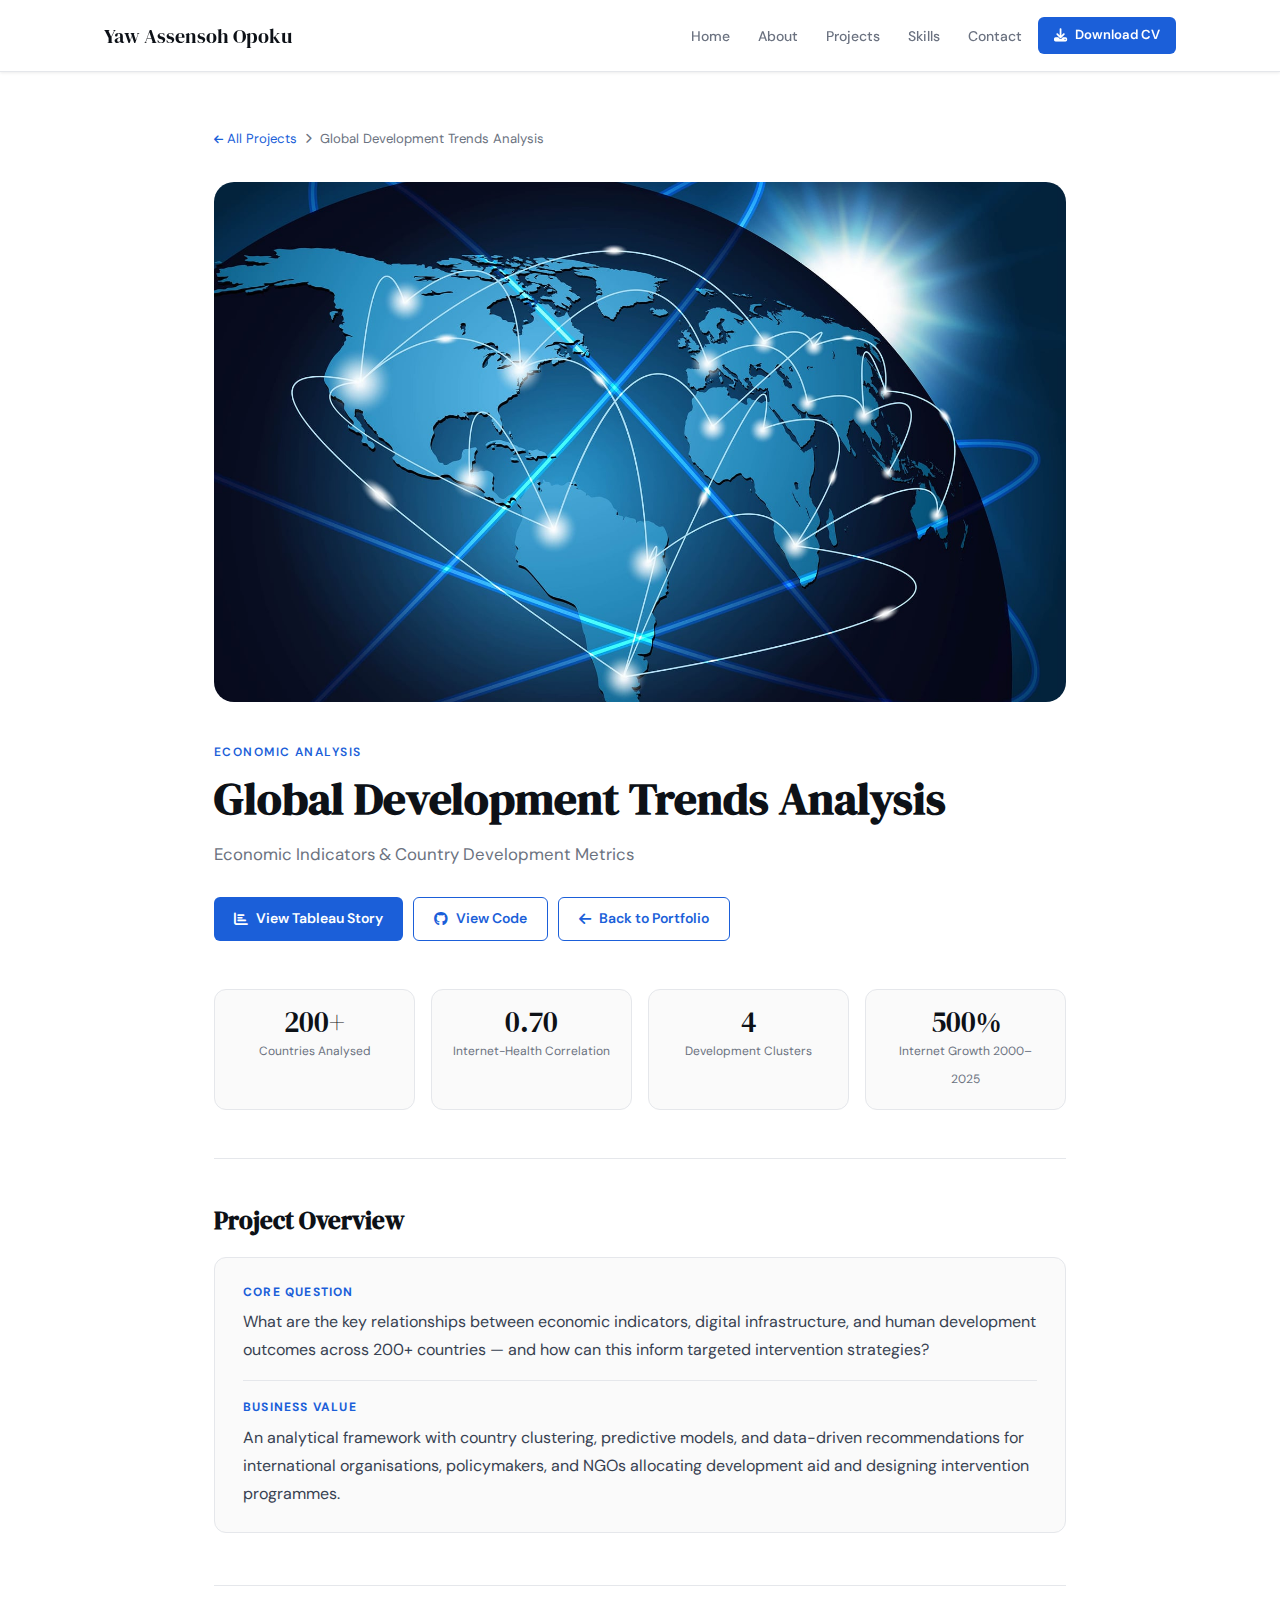
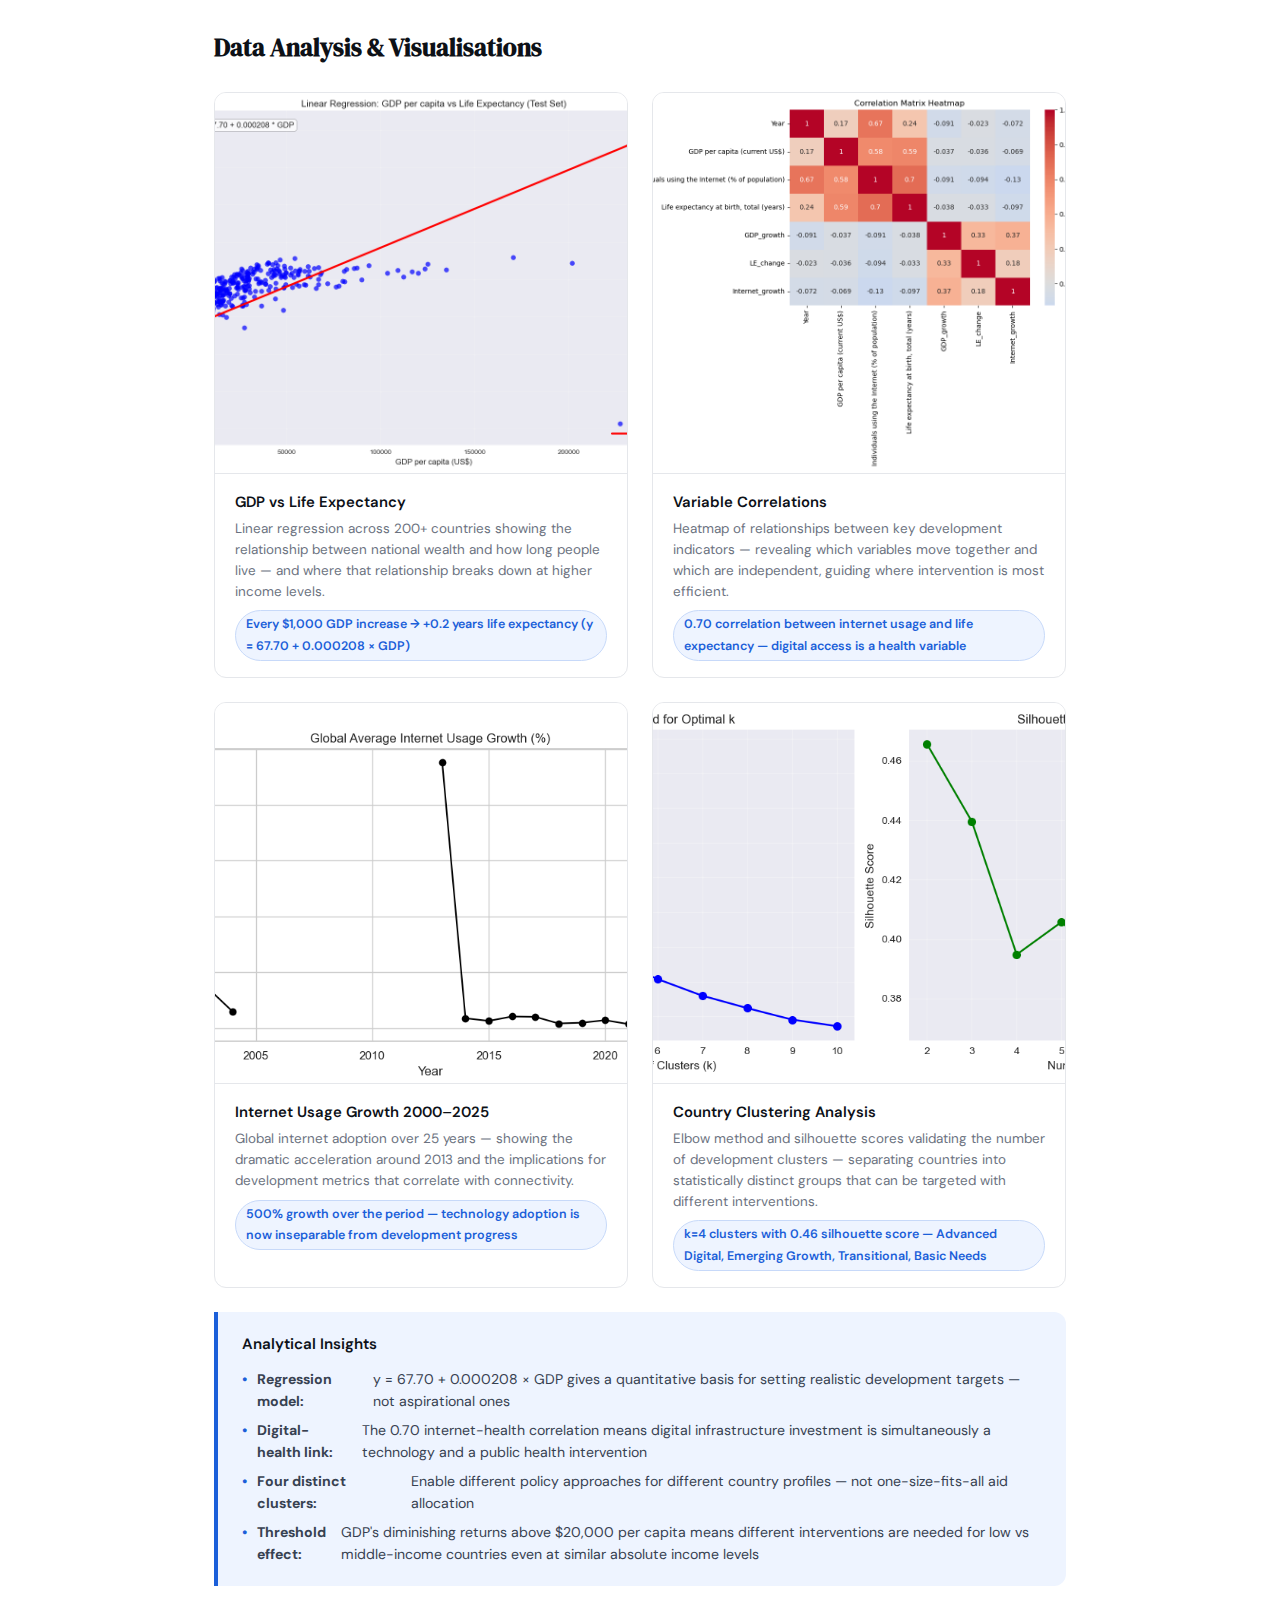
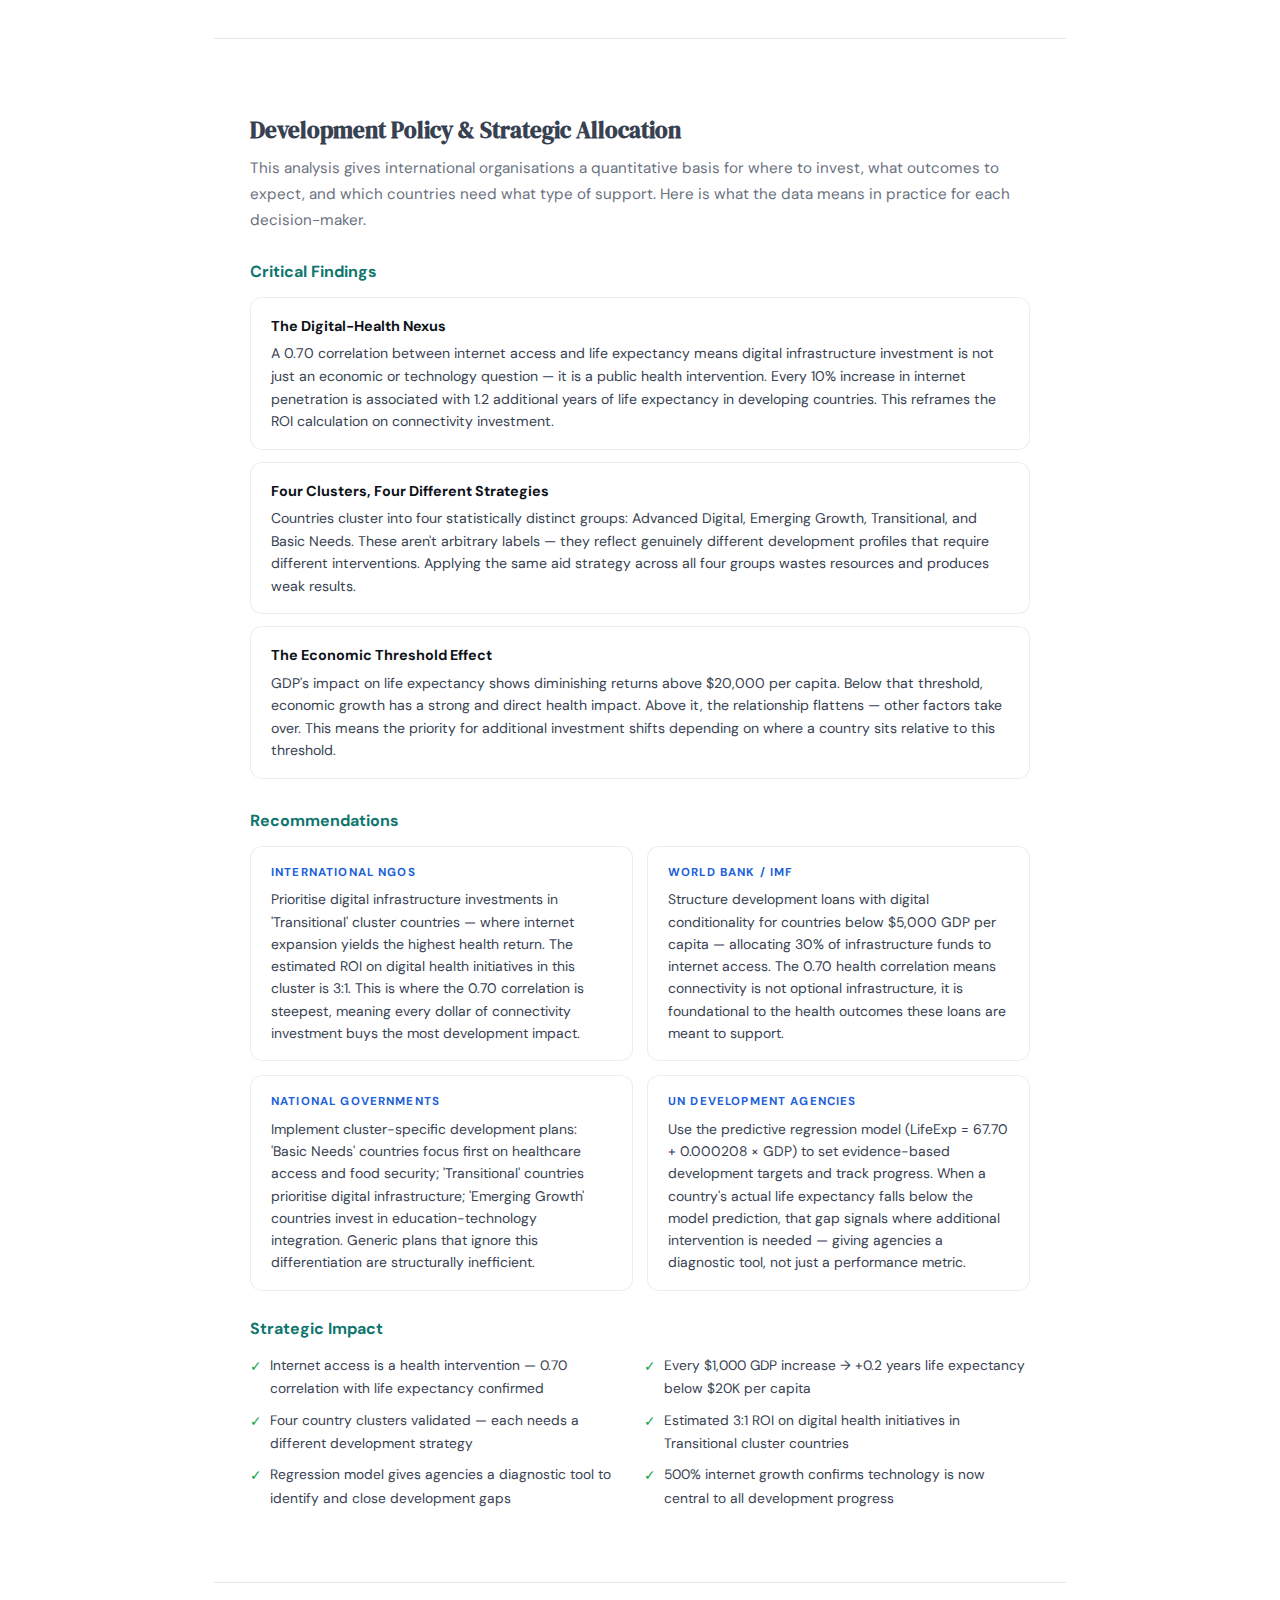
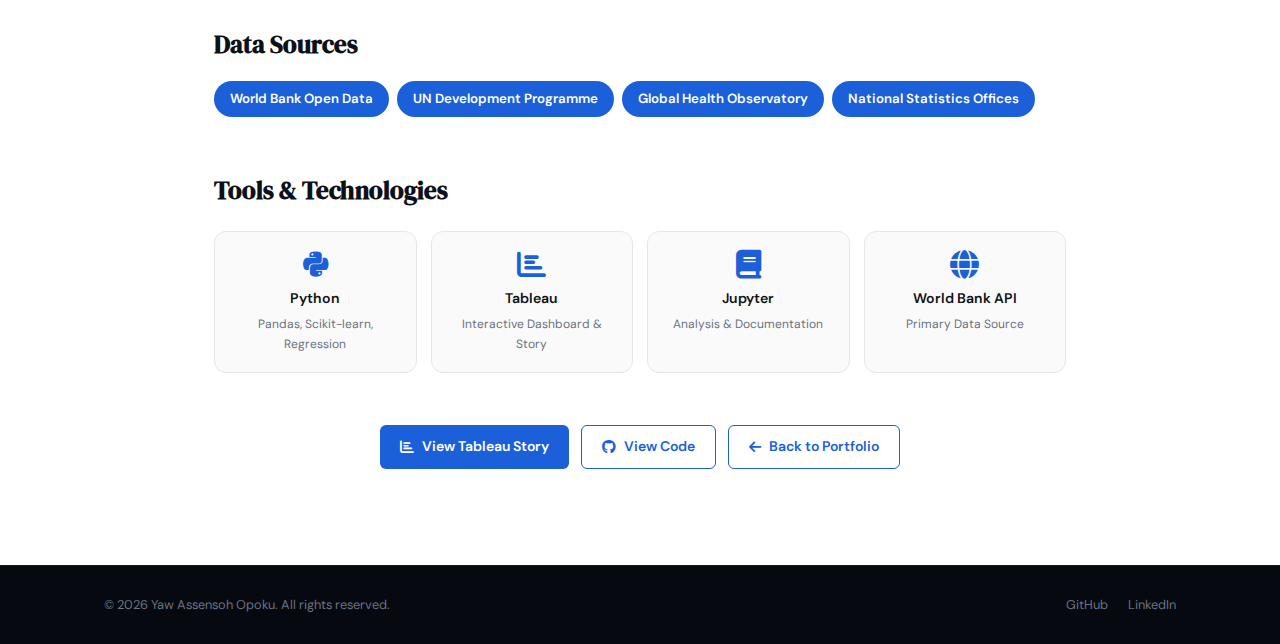
<file: projects/global-development.html>
<!DOCTYPE html>
<html lang="en">
<head>
<meta charset="UTF-8">
<meta name="viewport" content="width=device-width, initial-scale=1.0">
<title>Global Development Trends Analysis | Yaw Assensoh Opoku</title>
<link rel="preconnect" href="https://fonts.googleapis.com">
<link rel="preconnect" href="https://fonts.gstatic.com" crossorigin>
<link href="https://fonts.googleapis.com/css2?family=DM+Serif+Display:ital@0;1&family=DM+Sans:ital,opsz,wght@0,9..40,300;0,9..40,400;0,9..40,500;0,9..40,600;1,9..40,300&display=swap" rel="stylesheet">
<link rel="stylesheet" href="https://cdnjs.cloudflare.com/ajax/libs/font-awesome/6.4.0/css/all.min.css">
<style>
:root{--blue:#1B5FD9;--blue-light:#EEF4FF;--dark:#0D1117;--mid:#374151;--muted:#6B7280;--border:#E5E7EB;--bg:#FAFAFA;--white:#FFFFFF;--radius-sm:6px;--radius-md:12px;--radius-lg:20px;--shadow-sm:0 1px 3px rgba(0,0,0,.08);--shadow-md:0 4px 16px rgba(0,0,0,.10);--shadow-lg:0 12px 40px rgba(0,0,0,.12);--font-head:'DM Serif Display',Georgia,serif;--font-body:'DM Sans',system-ui,sans-serif;--nav-h:72px}
*,*::before,*::after{box-sizing:border-box;margin:0;padding:0}
html{scroll-behavior:smooth}
body{font-family:var(--font-body);font-size:16px;line-height:1.7;color:var(--mid);background:var(--white);-webkit-font-smoothing:antialiased}
img{max-width:100%;display:block}
a{color:inherit;text-decoration:none}
ul{list-style:none}
.container{max-width:1120px;margin:0 auto;padding:0 24px}

/* NAV */
.header{position:fixed;top:0;left:0;right:0;height:var(--nav-h);background:rgba(255,255,255,.95);backdrop-filter:blur(12px);border-bottom:1px solid var(--border);z-index:100;box-shadow:var(--shadow-sm)}
.header .container{height:100%;display:flex;align-items:center;justify-content:space-between}
.logo{font-family:var(--font-head);font-size:1.25rem;color:var(--dark)}
.navbar-list{display:flex;align-items:center;gap:4px}
.navbar-link{font-size:.875rem;font-weight:500;color:var(--muted);padding:6px 12px;border-radius:var(--radius-sm);transition:color .2s,background .2s}
.navbar-link:hover{color:var(--dark);background:var(--bg)}
.btn{display:inline-flex;align-items:center;gap:8px;padding:9px 20px;border-radius:var(--radius-sm);font-family:var(--font-body);font-size:.875rem;font-weight:600;cursor:pointer;transition:all .2s;border:none;white-space:nowrap}
.btn-primary{background:var(--blue);color:#fff}
.btn-primary:hover{background:#1550c0;transform:translateY(-1px)}
.btn-outline{background:transparent;color:var(--blue);border:1.5px solid var(--blue)}
.btn-outline:hover{background:var(--blue-light)}
.btn-sm{padding:7px 16px;font-size:.82rem}
.nav-toggle-btn{display:none;background:none;border:none;font-size:1.25rem;color:var(--dark);cursor:pointer;padding:8px}

/* MAIN */
main{padding-top:calc(var(--nav-h) + 56px);padding-bottom:80px}
.project-wrap{max-width:900px;margin:0 auto;padding:0 24px}

/* BREADCRUMB */
.breadcrumb{display:flex;align-items:center;gap:8px;font-size:.82rem;color:var(--muted);margin-bottom:32px}
.breadcrumb a{color:var(--blue)}
.breadcrumb a:hover{text-decoration:underline}
.breadcrumb i{font-size:.65rem}

/* HERO */
.project-hero-img{width:100%;height:520px;object-fit:cover;border-radius:var(--radius-lg);margin-bottom:40px}

/* HEADER BLOCK */
.project-label{font-size:12px;font-weight:600;letter-spacing:.12em;text-transform:uppercase;color:var(--blue);margin-bottom:10px}
.project-title{font-family:var(--font-head);font-size:clamp(2rem,4vw,2.8rem);color:var(--dark);line-height:1.15;margin-bottom:16px}
.project-subtitle{font-size:1.05rem;color:var(--muted);margin-bottom:28px}
.project-actions{display:flex;gap:10px;flex-wrap:wrap;margin-bottom:48px}

/* STAT PILLS */
.stats-row{display:grid;grid-template-columns:repeat(auto-fit,minmax(140px,1fr));gap:16px;margin-bottom:48px}
.stat-pill{background:var(--bg);border:1px solid var(--border);border-radius:var(--radius-md);padding:18px 20px;text-align:center}
.stat-pill .num{font-family:var(--font-head);font-size:1.8rem;color:var(--dark);line-height:1;display:block}
.stat-pill .lbl{font-size:.75rem;color:var(--muted);margin-top:4px}

/* SECTION */
.section-block{margin-bottom:52px}
.section-block h2{font-family:var(--font-head);font-size:1.55rem;color:var(--dark);margin-bottom:16px}
.section-block h3{font-size:1.1rem;font-weight:600;color:var(--dark);margin:28px 0 12px}
.section-block p{color:var(--mid);line-height:1.75;margin-bottom:12px}
.section-block ul{padding-left:0;display:flex;flex-direction:column;gap:8px}
.section-block ul li{display:flex;gap:10px;font-size:.95rem;color:var(--mid);line-height:1.6}
.section-block ul li::before{content:'→';color:var(--blue);flex-shrink:0;font-weight:600}

/* OVERVIEW BOX */
.overview-box{background:var(--bg);border:1px solid var(--border);border-radius:var(--radius-md);padding:24px 28px;margin-bottom:36px}
.overview-box .q-label{font-size:.75rem;font-weight:700;letter-spacing:.1em;text-transform:uppercase;color:var(--blue);margin-bottom:6px}
.overview-box p{margin:0;color:var(--mid)}
.overview-box .divider{border:none;border-top:1px solid var(--border);margin:16px 0}

/* IMAGES — the fix: big, clean, full-width-ish */
.img-grid{display:grid;gap:24px;margin:24px 0}
.img-grid.cols-2{grid-template-columns:1fr 1fr}
.img-grid.cols-1{grid-template-columns:1fr}
.img-card{border:1px solid var(--border);border-radius:var(--radius-md);overflow:hidden;background:var(--white)}
.img-card img{width:100%;height:380px;object-fit:cover;display:block;transition:transform .4s}
.img-card:hover img{transform:scale(1.02)}
.img-card.tall img{height:480px}
.img-card.contain img{object-fit:contain;background:#f8f9fa;padding:12px}
.img-caption{padding:16px 20px;border-top:1px solid var(--border)}
.img-caption h4{font-weight:600;font-size:.93rem;color:var(--dark);margin-bottom:4px}
.img-caption p{font-size:.84rem;color:var(--muted);margin:0;line-height:1.55}
.img-caption .finding{display:inline-block;margin-top:8px;background:var(--blue-light);color:var(--blue);font-size:.78rem;font-weight:600;padding:3px 10px;border-radius:99px;border:1px solid #c7d9f9}

/* INSIGHT BOX */
.insight-box{background:var(--blue-light);border-left:4px solid var(--blue);border-radius:0 var(--radius-md) var(--radius-md) 0;padding:20px 24px;margin:20px 0}
.insight-box h4{font-weight:600;color:var(--dark);margin-bottom:10px;font-size:.95rem}
.insight-box ul{padding-left:0;display:flex;flex-direction:column;gap:6px}
.insight-box ul li{display:flex;gap:10px;font-size:.88rem;color:var(--mid)}
.insight-box ul li::before{content:'•';color:var(--blue);flex-shrink:0;font-weight:700}

/* TABLE */
.data-table{width:100%;border-collapse:collapse;border-radius:var(--radius-md);overflow:hidden;box-shadow:var(--shadow-sm);margin:20px 0}
.data-table th{background:var(--blue);color:#fff;padding:12px 16px;text-align:left;font-size:.85rem;font-weight:600}
.data-table td{padding:11px 16px;border-bottom:1px solid var(--border);font-size:.88rem;color:var(--mid)}
.data-table tr:last-child td{border-bottom:none}
.data-table tr:hover td{background:var(--bg)}

/* BADGE CHIPS */
.badge{display:inline-block;font-size:.72rem;font-weight:600;padding:3px 10px;border-radius:99px;margin:2px}
.badge-blue{background:var(--blue-light);color:var(--blue);border:1px solid #c7d9f9}
.badge-red{background:#fde8e8;color:#c0392b;border:1px solid #e74c3c}
.badge-green{background:#eafaf1;color:#1e8449;border:1px solid #27ae60}
.badge-orange{background:#fef5e4;color:#d35400;border:1px solid #e67e22}

/* METRIC GRID */
.metric-grid{display:grid;grid-template-columns:repeat(auto-fit,minmax(200px,1fr));gap:16px;margin:20px 0}
.metric-card{background:var(--white);border:1px solid var(--border);border-radius:var(--radius-md);padding:18px 20px;box-shadow:var(--shadow-sm)}
.metric-card h4{font-size:.8rem;font-weight:700;letter-spacing:.08em;text-transform:uppercase;color:var(--muted);margin-bottom:8px}
.metric-card ul{padding:0;display:flex;flex-direction:column;gap:4px}
.metric-card ul li{font-size:.87rem;color:var(--mid);display:flex;justify-content:space-between}
.metric-card ul li strong{color:var(--dark)}

/* TOOLS */
.tools-grid{display:grid;grid-template-columns:repeat(auto-fit,minmax(150px,1fr));gap:14px;margin:20px 0}
.tool-card{background:var(--bg);border:1px solid var(--border);border-radius:var(--radius-md);padding:18px 16px;text-align:center}
.tool-card i{font-size:1.8rem;color:var(--blue);margin-bottom:8px;display:block}
.tool-card .t-name{font-weight:600;font-size:.88rem;color:var(--dark);margin-bottom:3px}
.tool-card .t-desc{font-size:.75rem;color:var(--muted)}

/* DIVIDER */
.section-divider{border:none;border-top:1px solid var(--border);margin:40px 0}

/* FOOTER */
.footer{background:#060910;padding:28px 0;border-top:1px solid rgba(255,255,255,.06)}
.footer .container{display:flex;align-items:center;justify-content:space-between;gap:16px}
.footer-copy{font-size:.8rem;color:#6B7280}
.footer-links{display:flex;gap:20px}
.footer-links a{font-size:.8rem;color:#6B7280;transition:color .2s}
.footer-links a:hover{color:#9CA3AF}

/* CITY PILLS */
.city-la{background:#e67e22;color:#fff;padding:.25rem .7rem;border-radius:99px;font-size:.78rem;font-weight:600;display:inline-block;margin:2px}
.city-ny{background:#2980b9;color:#fff;padding:.25rem .7rem;border-radius:99px;font-size:.78rem;font-weight:600;display:inline-block;margin:2px}
.city-miami{background:#e74c3c;color:#fff;padding:.25rem .7rem;border-radius:99px;font-size:.78rem;font-weight:600;display:inline-block;margin:2px}
.city-chicago{background:#27ae60;color:#fff;padding:.25rem .7rem;border-radius:99px;font-size:.78rem;font-weight:600;display:inline-block;margin:2px}
.city-houston{background:#8e44ad;color:#fff;padding:.25rem .7rem;border-radius:99px;font-size:.78rem;font-weight:600;display:inline-block;margin:2px}

/* SCENARIO DARK */
.scenario-block{background:linear-gradient(135deg,#1a1a2e,#2c3e50);border-radius:var(--radius-lg);padding:32px;margin:24px 0}
.scenario-block h3{color:#fff;text-align:center;margin-bottom:8px;font-family:var(--font-head)}
.scenario-block .sub{text-align:center;color:rgba(255,255,255,.7);font-size:.9rem;margin-bottom:24px}
.scenario-cards{display:grid;grid-template-columns:repeat(auto-fit,minmax(160px,1fr));gap:14px}
.scenario-card{background:rgba(255,255,255,.92);border-radius:var(--radius-md);padding:16px;text-align:center}
.scenario-card h5{font-size:.8rem;font-weight:700;color:var(--blue);margin-bottom:8px}
.scenario-card .val{font-size:1.3rem;font-weight:700;color:var(--dark)}
.scenario-card .effect{font-size:.75rem;color:var(--muted);margin-top:3px}

/* FORMULA BOX */
.formula-box{background:#f0f8ff;border:1px solid #c7d9f9;border-radius:var(--radius-md);padding:16px 20px;font-family:monospace;font-size:1rem;font-weight:700;text-align:center;color:var(--dark);margin:16px 0}

/* IMPACT SECTION */
.impact-section{border-radius:var(--radius-lg);padding:32px 36px;margin:40px 0}
.impact-section.green{background:#ecfdf5;border-left:5px solid #16a34a}
.impact-section.blue{background:#eff6ff;border-left:5px solid var(--blue)}
.impact-section.red{background:#fff1f2;border-left:5px solid #dc2626}
.impact-section h2{font-family:var(--font-head);font-size:1.45rem;margin-bottom:6px}
.impact-section.green h2{color:#15803d}
.impact-section.blue h2{color:#1d4ed8}
.impact-section.red h2{color:#b91c1c}
.impact-section .impact-intro{font-size:.95rem;color:var(--muted);margin-bottom:24px;line-height:1.7}
.findings-grid{display:grid;grid-template-columns:1fr;gap:12px;margin-bottom:28px}
.finding-card{background:rgba(255,255,255,.75);border:1px solid rgba(0,0,0,.07);border-radius:var(--radius-md);padding:16px 20px}
.finding-card .f-title{font-weight:700;font-size:.9rem;color:var(--dark);margin-bottom:4px}
.finding-card p{font-size:.88rem;color:var(--mid);margin:0;line-height:1.6}
.recs-grid{display:grid;grid-template-columns:1fr 1fr;gap:14px;margin-bottom:24px}
.rec-card{background:rgba(255,255,255,.8);border:1px solid rgba(0,0,0,.07);border-radius:var(--radius-md);padding:16px 20px}
.rec-card .r-who{font-size:.72rem;font-weight:700;letter-spacing:.1em;text-transform:uppercase;color:var(--blue);margin-bottom:6px}
.rec-card p{font-size:.87rem;color:var(--mid);margin:0;line-height:1.6}
.impact-bullets{display:grid;grid-template-columns:1fr 1fr;gap:8px;margin-top:4px}
.impact-bullet{display:flex;gap:8px;align-items:flex-start;font-size:.86rem;color:var(--mid)}
.impact-bullet::before{content:'✓';color:#16a34a;font-weight:700;flex-shrink:0;margin-top:1px}
@media(max-width:768px){.recs-grid,.impact-bullets{grid-template-columns:1fr}.impact-section{padding:24px 20px}}

/* RESPONSIVE */
@media(max-width:768px){
  .img-grid.cols-2{grid-template-columns:1fr}
  .img-card img,.img-card.tall img{height:260px}
  .stats-row{grid-template-columns:repeat(2,1fr)}
  .project-actions{flex-direction:column}
  .project-hero-img{height:280px}
  .navbar{display:none;position:fixed;top:var(--nav-h);left:0;right:0;bottom:0;background:var(--white);padding:24px;flex-direction:column;border-top:1px solid var(--border);z-index:99;overflow-y:auto}
  .navbar.open{display:flex}
  .navbar-list{flex-direction:column;align-items:flex-start;gap:4px;width:100%}
  .navbar-link{font-size:1.05rem;padding:10px 14px;width:100%}
  .nav-toggle-btn{display:block}
  .footer .container{flex-direction:column;text-align:center}
}
</style>

</head>
<body>

<header class="header" id="header">
  <div class="container">
    <a href="../index.html"><span class="logo">Yaw Assensoh Opoku</span></a>
    <button class="nav-toggle-btn" id="navToggle" aria-label="Toggle menu"><i class="fas fa-bars" id="menuIcon"></i></button>
    <nav class="navbar" id="navbar">
      <ul class="navbar-list">
        <li><a href="../index.html#home"     class="navbar-link">Home</a></li>
        <li><a href="../index.html#about"    class="navbar-link">About</a></li>
        <li><a href="../index.html#projects" class="navbar-link">Projects</a></li>
        <li><a href="../index.html#skills"   class="navbar-link">Skills</a></li>
        <li><a href="../index.html#contact"  class="navbar-link">Contact</a></li>
        <li><a href="../Yaw-Assensoh-Resume.pdf" class="btn btn-primary btn-sm" download><i class="fas fa-download"></i> Download CV</a></li>
      </ul>
    </nav>
  </div>
</header>


<main>
  <div class="project-wrap">
    <div class="breadcrumb">
      <a href="../index.html#projects"><i class="fas fa-arrow-left"></i> All Projects</a>
      <i class="fas fa-chevron-right"></i>
      <span>Global Development Trends Analysis</span>
    </div>
    <img class="project-hero-img" src="../assets/images/world-deve.jpg" alt="Global Development Trends Analysis" onerror="this.src='https://images.unsplash.com/photo-1551288049-bebda4e38f71?auto=format&fit=crop&w=1200&q=80'">
    <p class="project-label">Economic Analysis</p>
    <h1 class="project-title">Global Development Trends Analysis</h1>
    <p class="project-subtitle">Economic Indicators &amp; Country Development Metrics</p>
    <div class="project-actions">
      <a href="https://public.tableau.com/app/profile/yaw.assensoh.opoku/viz/GDPperCapita_17593122370230/Story2" class="btn btn-primary" target="_blank" rel="noopener"><i class="fas fa-chart-bar"></i> View Tableau Story</a>
      <a href="https://github.com/Yaw-Assensoh/Global-Development-Trends" class="btn btn-outline" target="_blank" rel="noopener"><i class="fab fa-github"></i> View Code</a>
      <a href="../index.html#projects" class="btn btn-outline" ><i class="fas fa-arrow-left"></i> Back to Portfolio</a>
    </div>
    <div class="stats-row">
      <div class="stat-pill"><span class="num">200+</span><span class="lbl">Countries Analysed</span></div>
      <div class="stat-pill"><span class="num">0.70</span><span class="lbl">Internet-Health Correlation</span></div>
      <div class="stat-pill"><span class="num">4</span><span class="lbl">Development Clusters</span></div>
      <div class="stat-pill"><span class="num">500%</span><span class="lbl">Internet Growth 2000–2025</span></div>
    </div>
    <hr class="section-divider">
    <div class="section-block">
      <h2>Project Overview</h2>
      <div class="overview-box">
        <div class="q-label">Core Question</div>
        <p>What are the key relationships between economic indicators, digital infrastructure, and human development outcomes across 200+ countries — and how can this inform targeted intervention strategies?</p>
        <hr class="divider">
        <div class="q-label">Business Value</div>
        <p>An analytical framework with country clustering, predictive models, and data-driven recommendations for international organisations, policymakers, and NGOs allocating development aid and designing intervention programmes.</p>
      </div>
    </div>
    <hr class="section-divider">
    <div class="section-block"><h2>Data Analysis &amp; Visualisations</h2>
    <div class="img-grid cols-2">
      <div class="img-card">
        <img src="../assets/images/Linear_Regression_Analysis.png" alt="Linear Regression: GDP vs Life Expectancy" onerror="this.src='https://images.unsplash.com/photo-1551288049-bebda4e38f71?auto=format&fit=crop&w=800&q=80'">
        <div class="img-caption">
          <h4>GDP vs Life Expectancy</h4>
          <p>Linear regression across 200+ countries showing the relationship between national wealth and how long people live — and where that relationship breaks down at higher income levels.</p>
          <span class="finding">Every $1,000 GDP increase → +0.2 years life expectancy (y = 67.70 + 0.000208 × GDP)</span>
        </div>
      </div>
      <div class="img-card">
        <img src="../assets/images/Correlation Matrix Heatmap.png" alt="Correlation Matrix Heatmap" onerror="this.src='https://images.unsplash.com/photo-1551288049-bebda4e38f71?auto=format&fit=crop&w=800&q=80'">
        <div class="img-caption">
          <h4>Variable Correlations</h4>
          <p>Heatmap of relationships between key development indicators — revealing which variables move together and which are independent, guiding where intervention is most efficient.</p>
          <span class="finding">0.70 correlation between internet usage and life expectancy — digital access is a health variable</span>
        </div>
      </div>
    </div>
    <div class="img-grid cols-2">
      <div class="img-card">
        <img src="../assets/images/global-internet.png" alt="Global Internet Usage Growth" onerror="this.src='https://images.unsplash.com/photo-1551288049-bebda4e38f71?auto=format&fit=crop&w=800&q=80'">
        <div class="img-caption">
          <h4>Internet Usage Growth 2000–2025</h4>
          <p>Global internet adoption over 25 years — showing the dramatic acceleration around 2013 and the implications for development metrics that correlate with connectivity.</p>
          <span class="finding">500% growth over the period — technology adoption is now inseparable from development progress</span>
        </div>
      </div>
      <div class="img-card">
        <img src="../assets/images/WCSS.png" alt="Elbow Method for Clustering" onerror="this.src='https://images.unsplash.com/photo-1551288049-bebda4e38f71?auto=format&fit=crop&w=800&q=80'">
        <div class="img-caption">
          <h4>Country Clustering Analysis</h4>
          <p>Elbow method and silhouette scores validating the number of development clusters — separating countries into statistically distinct groups that can be targeted with different interventions.</p>
          <span class="finding">k=4 clusters with 0.46 silhouette score — Advanced Digital, Emerging Growth, Transitional, Basic Needs</span>
        </div>
      </div>
    </div>
    <div class="insight-box">
      <h4>Analytical Insights</h4>
      <ul>
<li><strong>Regression model:</strong> y = 67.70 + 0.000208 × GDP gives a quantitative basis for setting realistic development targets — not aspirational ones</li>
<li><strong>Digital-health link:</strong> The 0.70 internet-health correlation means digital infrastructure investment is simultaneously a technology and a public health intervention</li>
<li><strong>Four distinct clusters:</strong> Enable different policy approaches for different country profiles — not one-size-fits-all aid allocation</li>
<li><strong>Threshold effect:</strong> GDP's diminishing returns above $20,000 per capita means different interventions are needed for low vs middle-income countries even at similar absolute income levels</li>
      </ul>
    </div>
    </div>
    <hr class="section-divider">
    <div class="impact-section teal">
      <h2>Development Policy &amp; Strategic Allocation</h2>
      <p class="impact-intro">This analysis gives international organisations a quantitative basis for where to invest, what outcomes to expect, and which countries need what type of support. Here is what the data means in practice for each decision-maker.</p>
      <h3 style="font-size:1rem;font-weight:700;color:#0f766e;margin-bottom:12px">Critical Findings</h3>
      <div class="findings-grid">
      <div class="finding-card">
        <div class="f-title">The Digital-Health Nexus</div>
        <p>A 0.70 correlation between internet access and life expectancy means digital infrastructure investment is not just an economic or technology question — it is a public health intervention. Every 10% increase in internet penetration is associated with 1.2 additional years of life expectancy in developing countries. This reframes the ROI calculation on connectivity investment.</p>
      </div>
      <div class="finding-card">
        <div class="f-title">Four Clusters, Four Different Strategies</div>
        <p>Countries cluster into four statistically distinct groups: Advanced Digital, Emerging Growth, Transitional, and Basic Needs. These aren't arbitrary labels — they reflect genuinely different development profiles that require different interventions. Applying the same aid strategy across all four groups wastes resources and produces weak results.</p>
      </div>
      <div class="finding-card">
        <div class="f-title">The Economic Threshold Effect</div>
        <p>GDP's impact on life expectancy shows diminishing returns above $20,000 per capita. Below that threshold, economic growth has a strong and direct health impact. Above it, the relationship flattens — other factors take over. This means the priority for additional investment shifts depending on where a country sits relative to this threshold.</p>
      </div>
      </div>
      <h3 style="font-size:1rem;font-weight:700;color:#0f766e;margin-bottom:12px">Recommendations</h3>
      <div class="recs-grid">
      <div class="rec-card">
        <div class="r-who">International NGOs</div>
        <p>Prioritise digital infrastructure investments in 'Transitional' cluster countries — where internet expansion yields the highest health return. The estimated ROI on digital health initiatives in this cluster is 3:1. This is where the 0.70 correlation is steepest, meaning every dollar of connectivity investment buys the most development impact.</p>
      </div>
      <div class="rec-card">
        <div class="r-who">World Bank / IMF</div>
        <p>Structure development loans with digital conditionality for countries below $5,000 GDP per capita — allocating 30% of infrastructure funds to internet access. The 0.70 health correlation means connectivity is not optional infrastructure, it is foundational to the health outcomes these loans are meant to support.</p>
      </div>
      <div class="rec-card">
        <div class="r-who">National Governments</div>
        <p>Implement cluster-specific development plans: 'Basic Needs' countries focus first on healthcare access and food security; 'Transitional' countries prioritise digital infrastructure; 'Emerging Growth' countries invest in education-technology integration. Generic plans that ignore this differentiation are structurally inefficient.</p>
      </div>
      <div class="rec-card">
        <div class="r-who">UN Development Agencies</div>
        <p>Use the predictive regression model (LifeExp = 67.70 + 0.000208 × GDP) to set evidence-based development targets and track progress. When a country's actual life expectancy falls below the model prediction, that gap signals where additional intervention is needed — giving agencies a diagnostic tool, not just a performance metric.</p>
      </div>
      </div>
      <h3 style="font-size:1rem;font-weight:700;color:#0f766e;margin-bottom:12px">Strategic Impact</h3>
      <div class="impact-bullets">
      <div class="impact-bullet">Internet access is a health intervention — 0.70 correlation with life expectancy confirmed</div>
      <div class="impact-bullet">Every $1,000 GDP increase → +0.2 years life expectancy below $20K per capita</div>
      <div class="impact-bullet">Four country clusters validated — each needs a different development strategy</div>
      <div class="impact-bullet">Estimated 3:1 ROI on digital health initiatives in Transitional cluster countries</div>
      <div class="impact-bullet">Regression model gives agencies a diagnostic tool to identify and close development gaps</div>
      <div class="impact-bullet">500% internet growth confirms technology is now central to all development progress</div>
      </div>
    </div>
    <hr class="section-divider">
    <div class="section-block">
      <h2>Data Sources</h2>
      <div style="display:flex;flex-wrap:wrap;gap:8px;margin-bottom:28px">
        <span style="background:var(--blue);color:#fff;padding:.4rem 1rem;border-radius:99px;font-size:.83rem;font-weight:600">World Bank Open Data</span>
        <span style="background:var(--blue);color:#fff;padding:.4rem 1rem;border-radius:99px;font-size:.83rem;font-weight:600">UN Development Programme</span>
        <span style="background:var(--blue);color:#fff;padding:.4rem 1rem;border-radius:99px;font-size:.83rem;font-weight:600">Global Health Observatory</span>
        <span style="background:var(--blue);color:#fff;padding:.4rem 1rem;border-radius:99px;font-size:.83rem;font-weight:600">National Statistics Offices</span>
      </div>
    </div>
    <div class="section-block">
      <h2>Tools &amp; Technologies</h2>
      <div class="tools-grid">
        <div class="tool-card"><i class="fab fa-python"></i><div class="t-name">Python</div><div class="t-desc">Pandas, Scikit-learn, Regression</div></div>
        <div class="tool-card"><i class="fas fa-chart-bar"></i><div class="t-name">Tableau</div><div class="t-desc">Interactive Dashboard &amp; Story</div></div>
        <div class="tool-card"><i class="fas fa-book"></i><div class="t-name">Jupyter</div><div class="t-desc">Analysis &amp; Documentation</div></div>
        <div class="tool-card"><i class="fas fa-globe"></i><div class="t-name">World Bank API</div><div class="t-desc">Primary Data Source</div></div>
      </div>
    </div>
    <div style="display:flex;gap:12px;flex-wrap:wrap;justify-content:center;margin-top:48px;padding-bottom:16px">
      <a href="https://public.tableau.com/app/profile/yaw.assensoh.opoku/viz/GDPperCapita_17593122370230/Story2" class="btn btn-primary" target="_blank" rel="noopener"><i class="fas fa-chart-bar"></i> View Tableau Story</a>
      <a href="https://github.com/Yaw-Assensoh/Global-Development-Trends" class="btn btn-outline" target="_blank" rel="noopener"><i class="fab fa-github"></i> View Code</a>
      <a href="../index.html#projects" class="btn btn-outline" ><i class="fas fa-arrow-left"></i> Back to Portfolio</a>
    </div>
  </div>
</main>

<footer class="footer">
  <div class="container">
    <p class="footer-copy">&copy; 2026 Yaw Assensoh Opoku. All rights reserved.</p>
    <div class="footer-links">
      <a href="https://github.com/Yaw-Assensoh" target="_blank" rel="noopener">GitHub</a>
      <a href="https://www.linkedin.com/in/yaw-assensoh-opoku" target="_blank" rel="noopener">LinkedIn</a>
    </div>
  </div>
</footer>

<script>
const toggle = document.getElementById('navToggle');
const navbar = document.getElementById('navbar');
const menuIcon = document.getElementById('menuIcon');
toggle.addEventListener('click', () => {
  const open = navbar.classList.toggle('open');
  menuIcon.className = open ? 'fas fa-times' : 'fas fa-bars';
});
navbar.querySelectorAll('.navbar-link, .btn').forEach(el => {
  el.addEventListener('click', () => { navbar.classList.remove('open'); menuIcon.className = 'fas fa-bars'; });
});
</script>
</body>
</html>
</file>
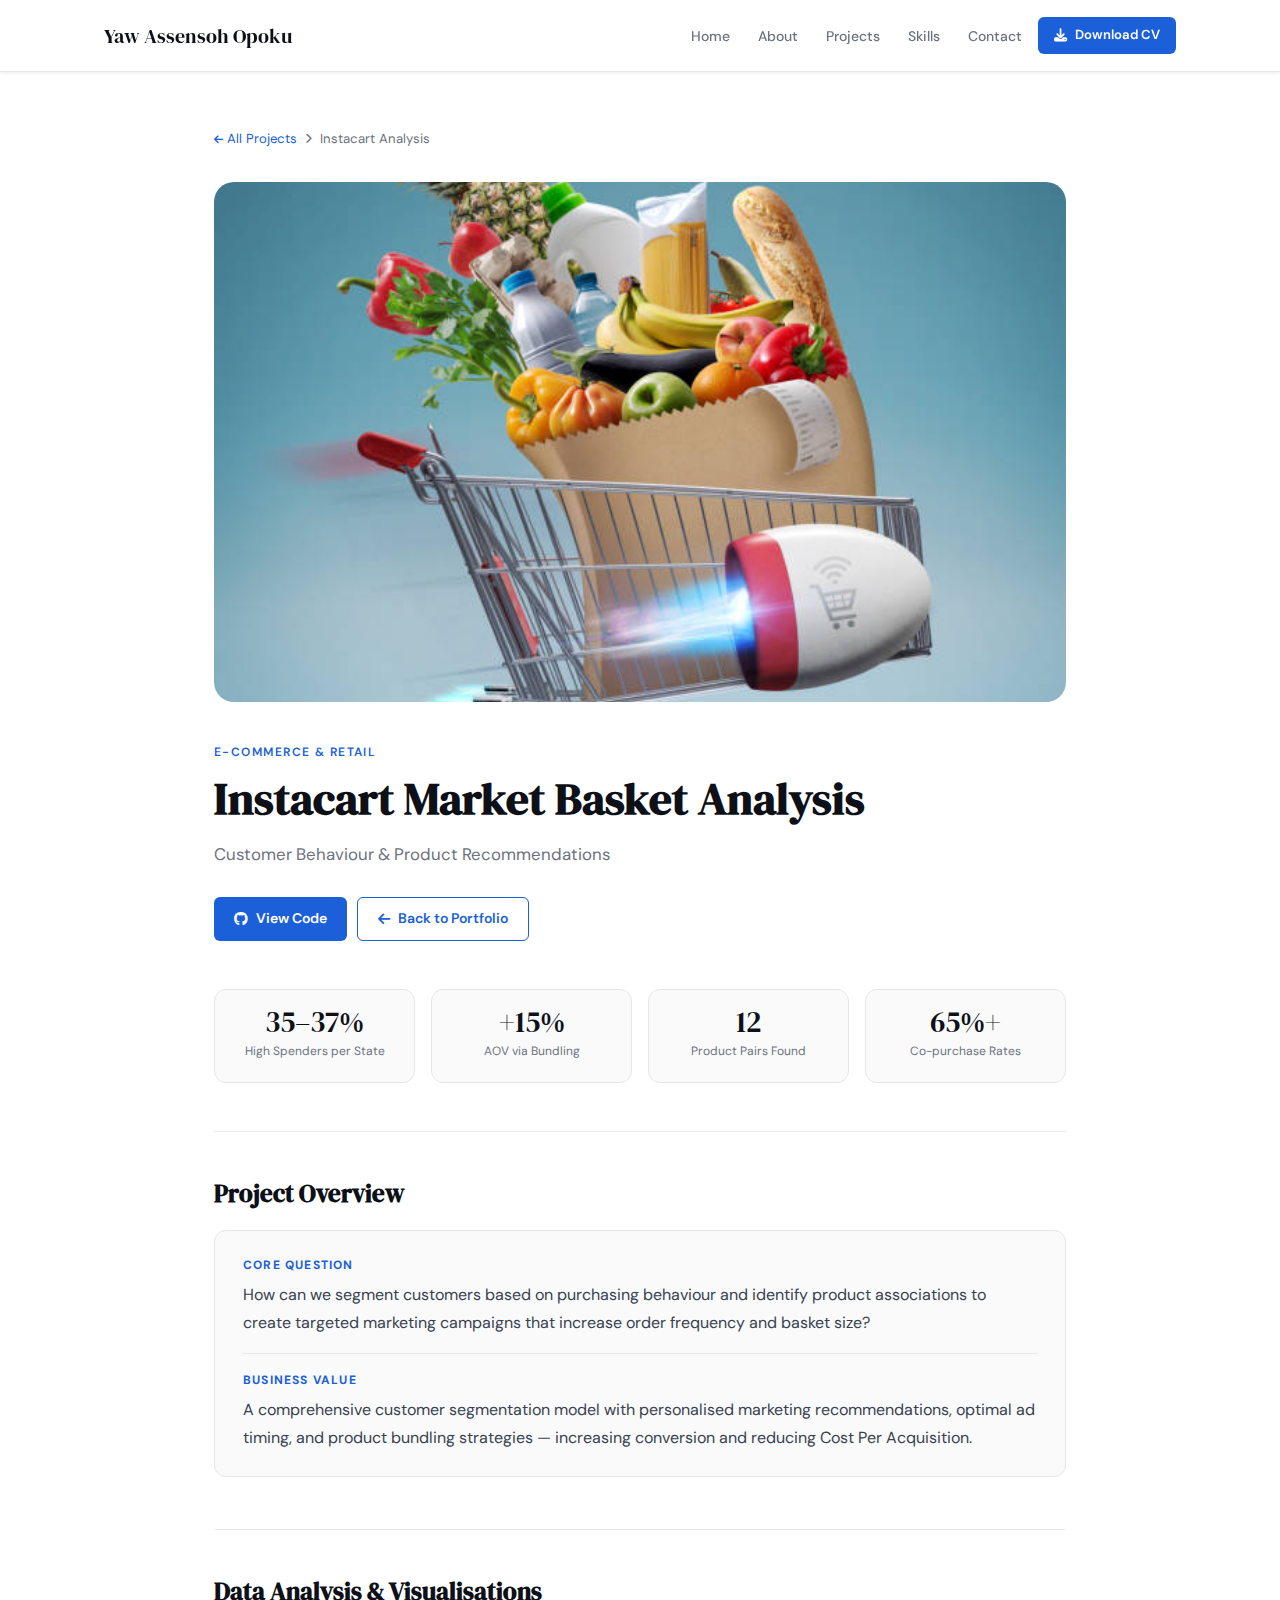
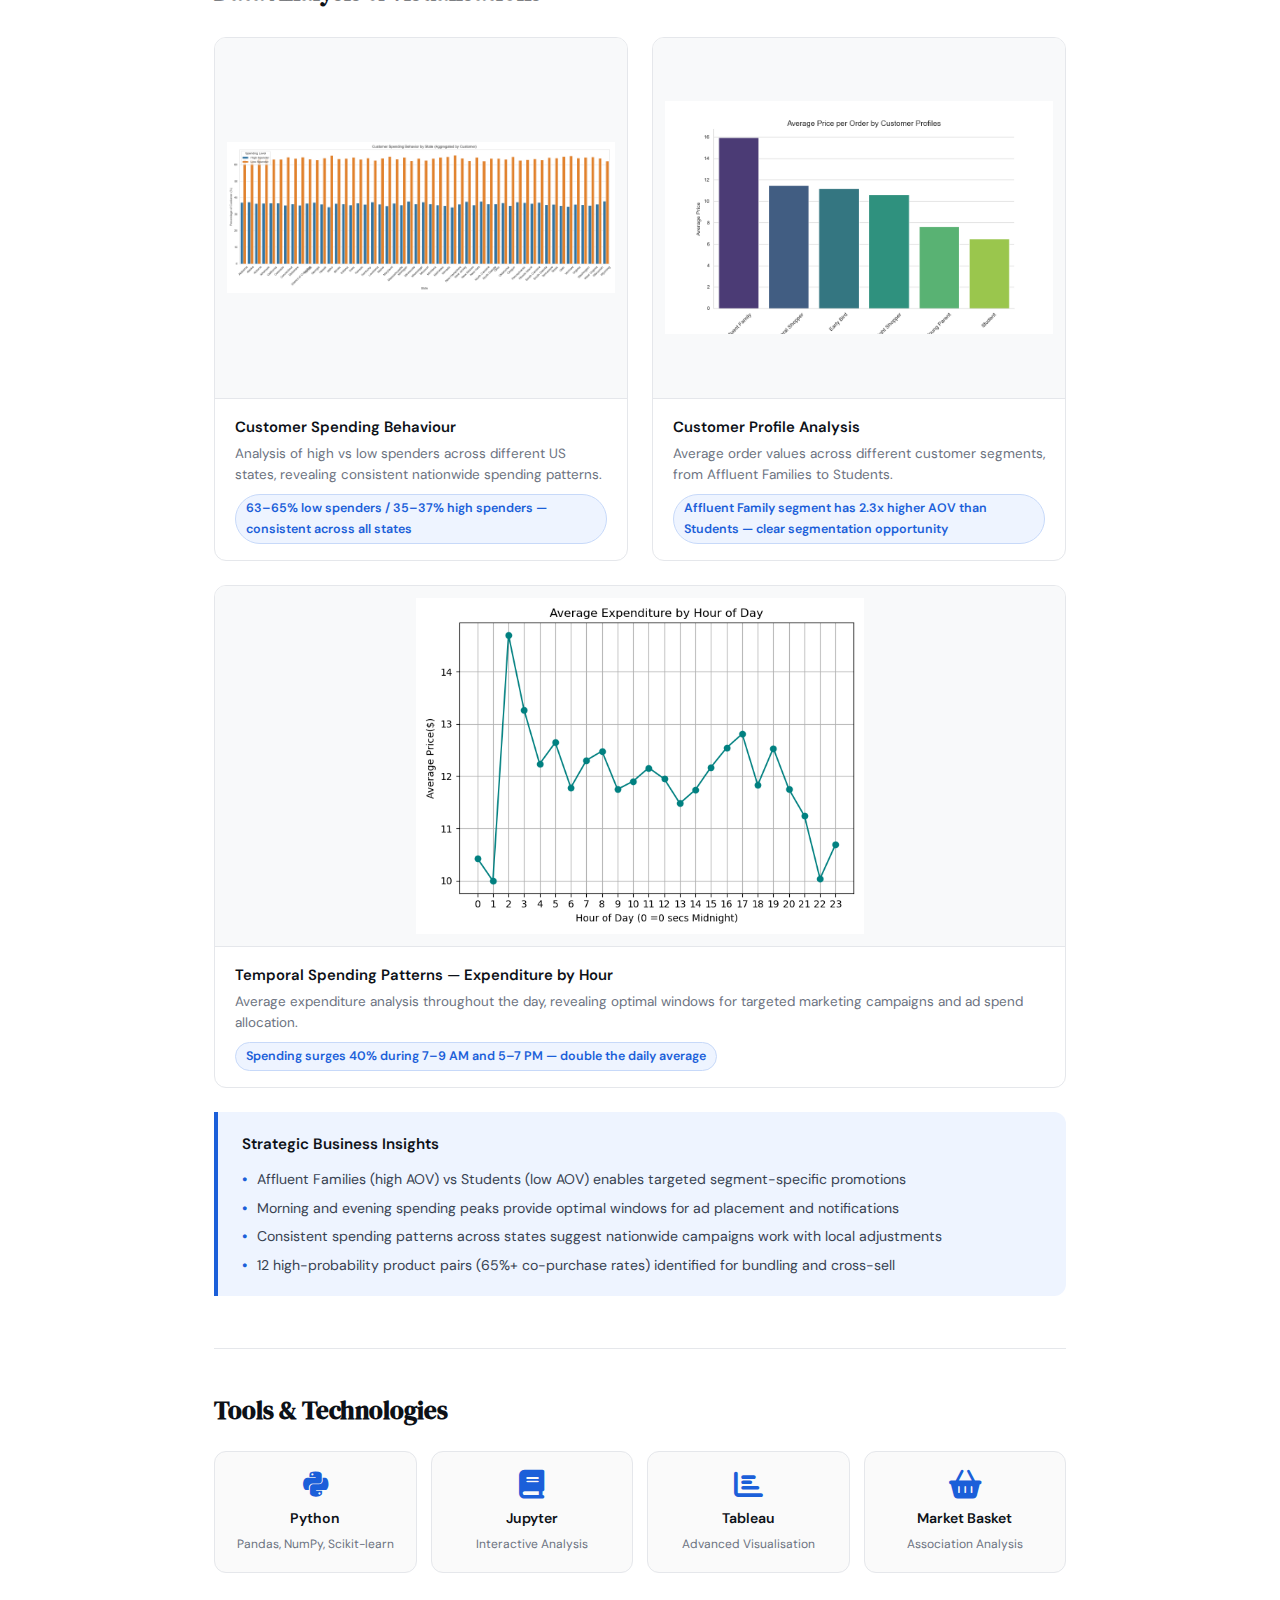
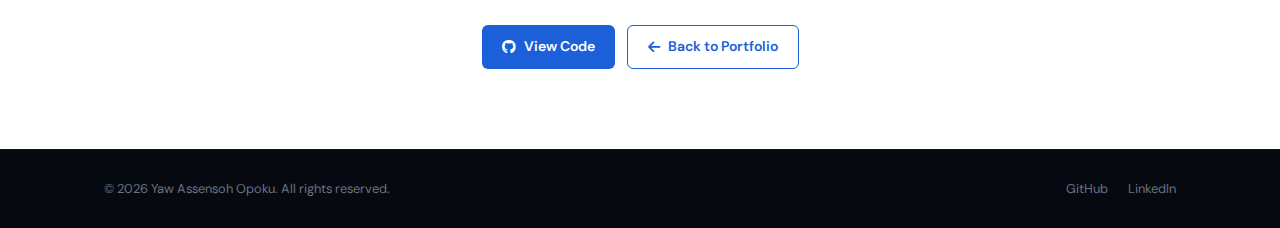
<file: projects/instacart-analysis.html>
<!DOCTYPE html><html lang="en"><head>
<meta charset="UTF-8"><meta name="viewport" content="width=device-width, initial-scale=1.0">
<title>Instacart Market Basket Analysis | Yaw Assensoh Opoku</title>
<link rel="preconnect" href="https://fonts.googleapis.com"><link rel="preconnect" href="https://fonts.gstatic.com" crossorigin>
<link href="https://fonts.googleapis.com/css2?family=DM+Serif+Display:ital@0;1&family=DM+Sans:ital,opsz,wght@0,9..40,300;0,9..40,400;0,9..40,500;0,9..40,600;1,9..40,300&display=swap" rel="stylesheet">
<link rel="stylesheet" href="https://cdnjs.cloudflare.com/ajax/libs/font-awesome/6.4.0/css/all.min.css">
<style>
:root{--blue:#1B5FD9;--blue-light:#EEF4FF;--dark:#0D1117;--mid:#374151;--muted:#6B7280;--border:#E5E7EB;--bg:#FAFAFA;--white:#FFFFFF;--radius-sm:6px;--radius-md:12px;--radius-lg:20px;--shadow-sm:0 1px 3px rgba(0,0,0,.08);--shadow-md:0 4px 16px rgba(0,0,0,.10);--shadow-lg:0 12px 40px rgba(0,0,0,.12);--font-head:'DM Serif Display',Georgia,serif;--font-body:'DM Sans',system-ui,sans-serif;--nav-h:72px}
*,*::before,*::after{box-sizing:border-box;margin:0;padding:0}
html{scroll-behavior:smooth}
body{font-family:var(--font-body);font-size:16px;line-height:1.7;color:var(--mid);background:var(--white);-webkit-font-smoothing:antialiased}
img{max-width:100%;display:block}
a{color:inherit;text-decoration:none}
ul{list-style:none}
.container{max-width:1120px;margin:0 auto;padding:0 24px}
.header{position:fixed;top:0;left:0;right:0;height:var(--nav-h);background:rgba(255,255,255,.95);backdrop-filter:blur(12px);border-bottom:1px solid var(--border);z-index:100;box-shadow:var(--shadow-sm)}
.header .container{height:100%;display:flex;align-items:center;justify-content:space-between}
.logo{font-family:var(--font-head);font-size:1.25rem;color:var(--dark)}
.navbar-list{display:flex;align-items:center;gap:4px}
.navbar-link{font-size:.875rem;font-weight:500;color:var(--muted);padding:6px 12px;border-radius:var(--radius-sm);transition:color .2s,background .2s}
.navbar-link:hover{color:var(--dark);background:var(--bg)}
.btn{display:inline-flex;align-items:center;gap:8px;padding:9px 20px;border-radius:var(--radius-sm);font-family:var(--font-body);font-size:.875rem;font-weight:600;cursor:pointer;transition:all .2s;border:none;white-space:nowrap}
.btn-primary{background:var(--blue);color:#fff}
.btn-primary:hover{background:#1550c0;transform:translateY(-1px)}
.btn-outline{background:transparent;color:var(--blue);border:1.5px solid var(--blue)}
.btn-outline:hover{background:var(--blue-light)}
.btn-sm{padding:7px 16px;font-size:.82rem}
.nav-toggle-btn{display:none;background:none;border:none;font-size:1.25rem;color:var(--dark);cursor:pointer;padding:8px}
main{padding-top:calc(var(--nav-h) + 56px);padding-bottom:80px}
.project-wrap{max-width:900px;margin:0 auto;padding:0 24px}
.breadcrumb{display:flex;align-items:center;gap:8px;font-size:.82rem;color:var(--muted);margin-bottom:32px}
.breadcrumb a{color:var(--blue)}
.breadcrumb a:hover{text-decoration:underline}
.breadcrumb i{font-size:.65rem}
.project-hero-img{width:100%;height:520px;object-fit:cover;border-radius:var(--radius-lg);margin-bottom:40px}
.project-label{font-size:12px;font-weight:600;letter-spacing:.12em;text-transform:uppercase;color:var(--blue);margin-bottom:10px}
.project-title{font-family:var(--font-head);font-size:clamp(2rem,4vw,2.8rem);color:var(--dark);line-height:1.15;margin-bottom:16px}
.project-subtitle{font-size:1.05rem;color:var(--muted);margin-bottom:28px}
.project-actions{display:flex;gap:10px;flex-wrap:wrap;margin-bottom:48px}
.stats-row{display:grid;grid-template-columns:repeat(auto-fit,minmax(140px,1fr));gap:16px;margin-bottom:48px}
.stat-pill{background:var(--bg);border:1px solid var(--border);border-radius:var(--radius-md);padding:18px 20px;text-align:center}
.stat-pill .num{font-family:var(--font-head);font-size:1.8rem;color:var(--dark);line-height:1;display:block}
.stat-pill .lbl{font-size:.75rem;color:var(--muted);margin-top:4px}
.section-block{margin-bottom:52px}
.section-block h2{font-family:var(--font-head);font-size:1.55rem;color:var(--dark);margin-bottom:16px}
.section-block h3{font-size:1.1rem;font-weight:600;color:var(--dark);margin:28px 0 12px}
.section-block p{color:var(--mid);line-height:1.75;margin-bottom:12px}
.section-block ul{padding-left:0;display:flex;flex-direction:column;gap:8px}
.section-block ul li{display:flex;gap:10px;font-size:.95rem;color:var(--mid);line-height:1.6}
.section-block ul li::before{content:'→';color:var(--blue);flex-shrink:0;font-weight:600}
.overview-box{background:var(--bg);border:1px solid var(--border);border-radius:var(--radius-md);padding:24px 28px;margin-bottom:36px}
.overview-box .q-label{font-size:.75rem;font-weight:700;letter-spacing:.1em;text-transform:uppercase;color:var(--blue);margin-bottom:6px}
.overview-box p{margin:0;color:var(--mid)}
.overview-box .divider{border:none;border-top:1px solid var(--border);margin:16px 0}
.img-grid{display:grid;gap:24px;margin:24px 0}
.img-grid.cols-2{grid-template-columns:1fr 1fr}
.img-grid.cols-1{grid-template-columns:1fr}
.img-card{border:1px solid var(--border);border-radius:var(--radius-md);overflow:hidden;background:var(--white)}
.img-card img{width:100%;height:380px;object-fit:cover;display:block;transition:transform .4s}
.img-card:hover img{transform:scale(1.02)}
.img-card.tall img{height:480px}
.img-card.contain img{object-fit:contain;background:#f8f9fa;padding:12px;height:360px}
.img-caption{padding:16px 20px;border-top:1px solid var(--border)}
.img-caption h4{font-weight:600;font-size:.93rem;color:var(--dark);margin-bottom:4px}
.img-caption p{font-size:.84rem;color:var(--muted);margin:0;line-height:1.55}
.img-caption .finding{display:inline-block;margin-top:8px;background:var(--blue-light);color:var(--blue);font-size:.78rem;font-weight:600;padding:3px 10px;border-radius:99px;border:1px solid #c7d9f9}
.insight-box{background:var(--blue-light);border-left:4px solid var(--blue);border-radius:0 var(--radius-md) var(--radius-md) 0;padding:20px 24px;margin:20px 0}
.insight-box h4{font-weight:600;color:var(--dark);margin-bottom:10px;font-size:.95rem}
.insight-box ul{padding-left:0;display:flex;flex-direction:column;gap:6px}
.insight-box ul li{display:flex;gap:10px;font-size:.88rem;color:var(--mid)}
.insight-box ul li::before{content:'•';color:var(--blue);flex-shrink:0;font-weight:700}
.data-table{width:100%;border-collapse:collapse;border-radius:var(--radius-md);overflow:hidden;box-shadow:var(--shadow-sm);margin:20px 0}
.data-table th{background:var(--blue);color:#fff;padding:12px 16px;text-align:left;font-size:.85rem;font-weight:600}
.data-table td{padding:11px 16px;border-bottom:1px solid var(--border);font-size:.88rem;color:var(--mid)}
.data-table tr:last-child td{border-bottom:none}
.data-table tr:hover td{background:var(--bg)}
.badge{display:inline-block;font-size:.72rem;font-weight:600;padding:3px 10px;border-radius:99px;margin:2px}
.badge-blue{background:var(--blue-light);color:var(--blue);border:1px solid #c7d9f9}
.badge-red{background:#fde8e8;color:#c0392b;border:1px solid #e74c3c}
.badge-green{background:#eafaf1;color:#1e8449;border:1px solid #27ae60}
.badge-orange{background:#fef5e4;color:#d35400;border:1px solid #e67e22}
.metric-grid{display:grid;grid-template-columns:repeat(auto-fit,minmax(200px,1fr));gap:16px;margin:20px 0}
.metric-card{background:var(--white);border:1px solid var(--border);border-radius:var(--radius-md);padding:18px 20px;box-shadow:var(--shadow-sm)}
.metric-card h4{font-size:.8rem;font-weight:700;letter-spacing:.08em;text-transform:uppercase;color:var(--muted);margin-bottom:8px}
.metric-card ul{padding:0;display:flex;flex-direction:column;gap:4px}
.metric-card ul li{font-size:.87rem;color:var(--mid);display:flex;justify-content:space-between}
.metric-card ul li strong{color:var(--dark)}
.tools-grid{display:grid;grid-template-columns:repeat(auto-fit,minmax(150px,1fr));gap:14px;margin:20px 0}
.tool-card{background:var(--bg);border:1px solid var(--border);border-radius:var(--radius-md);padding:18px 16px;text-align:center}
.tool-card i{font-size:1.8rem;color:var(--blue);margin-bottom:8px;display:block}
.tool-card .t-name{font-weight:600;font-size:.88rem;color:var(--dark);margin-bottom:3px}
.tool-card .t-desc{font-size:.75rem;color:var(--muted)}
.section-divider{border:none;border-top:1px solid var(--border);margin:40px 0}
.footer{background:#060910;padding:28px 0;border-top:1px solid rgba(255,255,255,.06)}
.footer .container{display:flex;align-items:center;justify-content:space-between;gap:16px}
.footer-copy{font-size:.8rem;color:#6B7280}
.footer-links{display:flex;gap:20px}
.footer-links a{font-size:.8rem;color:#6B7280;transition:color .2s}
.footer-links a:hover{color:#9CA3AF}
.kpi-row{display:grid;grid-template-columns:repeat(auto-fit,minmax(180px,1fr));gap:16px;margin:24px 0}
.kpi-card{background:var(--white);border:1px solid var(--border);border-radius:var(--radius-md);padding:20px;text-align:center;box-shadow:var(--shadow-sm)}
.kpi-card .k-num{font-family:var(--font-head);font-size:2rem;color:var(--blue);line-height:1;display:block}
.kpi-card .k-lbl{font-size:.78rem;color:var(--muted);margin-top:4px}
.kpi-card .k-sub{font-size:.72rem;color:var(--muted);margin-top:2px}
@media(max-width:768px){
  .img-grid.cols-2{grid-template-columns:1fr}
  .img-card img,.img-card.tall img,.img-card.contain img{height:250px}
  .stats-row,.kpi-row{grid-template-columns:repeat(2,1fr)}
  .project-actions{flex-direction:column}
  .project-hero-img{height:260px}
  .navbar{display:none;position:fixed;top:var(--nav-h);left:0;right:0;bottom:0;background:var(--white);padding:24px;flex-direction:column;border-top:1px solid var(--border);z-index:99;overflow-y:auto}
  .navbar.open{display:flex}
  .navbar-list{flex-direction:column;align-items:flex-start;gap:4px;width:100%}
  .navbar-link{font-size:1.05rem;padding:10px 14px;width:100%}
  .nav-toggle-btn{display:block}
  .footer .container{flex-direction:column;text-align:center}
}
</style>
</head><body>
<header class="header" id="header"><div class="container">
  <a href="../index.html"><span class="logo">Yaw Assensoh Opoku</span></a>
  <button class="nav-toggle-btn" id="navToggle"><i class="fas fa-bars" id="menuIcon"></i></button>
  <nav class="navbar" id="navbar"><ul class="navbar-list">
    <li><a href="../index.html#home" class="navbar-link">Home</a></li>
    <li><a href="../index.html#about" class="navbar-link">About</a></li>
    <li><a href="../index.html#projects" class="navbar-link">Projects</a></li>
    <li><a href="../index.html#skills" class="navbar-link">Skills</a></li>
    <li><a href="../index.html#contact" class="navbar-link">Contact</a></li>
    <li><a href="../Yaw-Assensoh-Resume.pdf" class="btn btn-primary btn-sm" download><i class="fas fa-download"></i> Download CV</a></li>
  </ul></nav>
</div></header>
<main><div class="project-wrap">
<div class="breadcrumb"><a href="../index.html#projects"><i class="fas fa-arrow-left"></i> All Projects</a><i class="fas fa-chevron-right"></i><span>Instacart Analysis</span></div>
<img class="project-hero-img" src="../assets/images/instacart-image.jpg" alt="Instacart Market Basket Analysis"
     onerror="this.src='https://images.unsplash.com/photo-1542838132-92c53300491e?auto=format&fit=crop&w=1200&q=80'">
<p class="project-label">E-commerce &amp; Retail</p>
<h1 class="project-title">Instacart Market Basket Analysis</h1>
<p class="project-subtitle">Customer Behaviour &amp; Product Recommendations</p>
<div class="project-actions">
  <a href="https://github.com/Yaw-Assensoh/Instacart-Analysis" target="_blank" rel="noopener" class="btn btn-primary"><i class="fab fa-github"></i> View Code</a>
  <a href="../index.html#projects" class="btn btn-outline"><i class="fas fa-arrow-left"></i> Back to Portfolio</a>
</div>
<div class="stats-row">
  <div class="stat-pill"><span class="num">35–37%</span><span class="lbl">High Spenders per State</span></div>
  <div class="stat-pill"><span class="num">+15%</span><span class="lbl">AOV via Bundling</span></div>
  <div class="stat-pill"><span class="num">12</span><span class="lbl">Product Pairs Found</span></div>
  <div class="stat-pill"><span class="num">65%+</span><span class="lbl">Co-purchase Rates</span></div>
</div>
<hr class="section-divider">
<div class="section-block">
  <h2>Project Overview</h2>
  <div class="overview-box">
    <div class="q-label">Core Question</div>
    <p>How can we segment customers based on purchasing behaviour and identify product associations to create targeted marketing campaigns that increase order frequency and basket size?</p>
    <hr class="divider">
    <div class="q-label">Business Value</div>
    <p>A comprehensive customer segmentation model with personalised marketing recommendations, optimal ad timing, and product bundling strategies — increasing conversion and reducing Cost Per Acquisition.</p>
  </div>
</div>
<hr class="section-divider">
<div class="section-block">
  <h2>Data Analysis &amp; Visualisations</h2>
  <div class="img-grid cols-2">
    <div class="img-card contain">
      <img src="../assets/images/Customer_spending_behavior.png" alt="Customer Spending Behavior by State"
           onerror="this.src='https://images.unsplash.com/photo-1551288049-bebda4e38f71?auto=format&fit=crop&w=800&q=80'">
      <div class="img-caption">
        <h4>Customer Spending Behaviour</h4>
        <p>Analysis of high vs low spenders across different US states, revealing consistent nationwide spending patterns.</p>
        <span class="finding">63–65% low spenders / 35–37% high spenders — consistent across all states</span>
      </div>
    </div>
    <div class="img-card contain">
      <img src="../assets/images/Key_Business_Metrics.jpg" alt="Average Price per Order by Customer Profiles"
           onerror="this.src='https://images.unsplash.com/photo-1551288049-bebda4e38f71?auto=format&fit=crop&w=800&q=80'">
      <div class="img-caption">
        <h4>Customer Profile Analysis</h4>
        <p>Average order values across different customer segments, from Affluent Families to Students.</p>
        <span class="finding">Affluent Family segment has 2.3x higher AOV than Students — clear segmentation opportunity</span>
      </div>
    </div>
  </div>
  <div class="img-grid cols-1">
    <div class="img-card contain tall">
      <img src="../assets/images/Expenditure_by_Hour_of_Day.jpg" alt="Average Expenditure by Hour of Day"
           onerror="this.src='https://images.unsplash.com/photo-1551288049-bebda4e38f71?auto=format&fit=crop&w=800&q=80'">
      <div class="img-caption">
        <h4>Temporal Spending Patterns — Expenditure by Hour</h4>
        <p>Average expenditure analysis throughout the day, revealing optimal windows for targeted marketing campaigns and ad spend allocation.</p>
        <span class="finding">Spending surges 40% during 7–9 AM and 5–7 PM — double the daily average</span>
      </div>
    </div>
  </div>
  <div class="insight-box">
    <h4>Strategic Business Insights</h4>
    <ul>
      <li>Affluent Families (high AOV) vs Students (low AOV) enables targeted segment-specific promotions</li>
      <li>Morning and evening spending peaks provide optimal windows for ad placement and notifications</li>
      <li>Consistent spending patterns across states suggest nationwide campaigns work with local adjustments</li>
      <li>12 high-probability product pairs (65%+ co-purchase rates) identified for bundling and cross-sell</li>
    </ul>
  </div>
</div>
<hr class="section-divider">
<div class="section-block">
  <h2>Tools &amp; Technologies</h2>
  <div class="tools-grid">
    <div class="tool-card"><i class="fab fa-python"></i><div class="t-name">Python</div><div class="t-desc">Pandas, NumPy, Scikit-learn</div></div>
    <div class="tool-card"><i class="fas fa-book"></i><div class="t-name">Jupyter</div><div class="t-desc">Interactive Analysis</div></div>
    <div class="tool-card"><i class="fas fa-chart-bar"></i><div class="t-name">Tableau</div><div class="t-desc">Advanced Visualisation</div></div>
    <div class="tool-card"><i class="fas fa-shopping-basket"></i><div class="t-name">Market Basket</div><div class="t-desc">Association Analysis</div></div>
  </div>
</div>
<div style="display:flex;gap:12px;flex-wrap:wrap;justify-content:center;margin-top:48px">
  <a href="https://github.com/Yaw-Assensoh/Instacart-Analysis" target="_blank" rel="noopener" class="btn btn-primary"><i class="fab fa-github"></i> View Code</a>
  <a href="../index.html#projects" class="btn btn-outline"><i class="fas fa-arrow-left"></i> Back to Portfolio</a>
</div>
</div></main>
<footer class="footer"><div class="container">
  <p class="footer-copy">&copy; 2026 Yaw Assensoh Opoku. All rights reserved.</p>
  <div class="footer-links"><a href="https://github.com/Yaw-Assensoh" target="_blank" rel="noopener">GitHub</a><a href="https://www.linkedin.com/in/yaw-assensoh-opoku" target="_blank" rel="noopener">LinkedIn</a></div>
</div></footer>
<script>
const toggle=document.getElementById("navToggle"),navbar=document.getElementById("navbar"),menuIcon=document.getElementById("menuIcon");
toggle.addEventListener("click",()=>{const open=navbar.classList.toggle("open");menuIcon.className=open?"fas fa-times":"fas fa-bars";});
navbar.querySelectorAll(".navbar-link,.btn").forEach(el=>el.addEventListener("click",()=>{navbar.classList.remove("open");menuIcon.className="fas fa-bars";}));
</script>
</body></html>
</file>
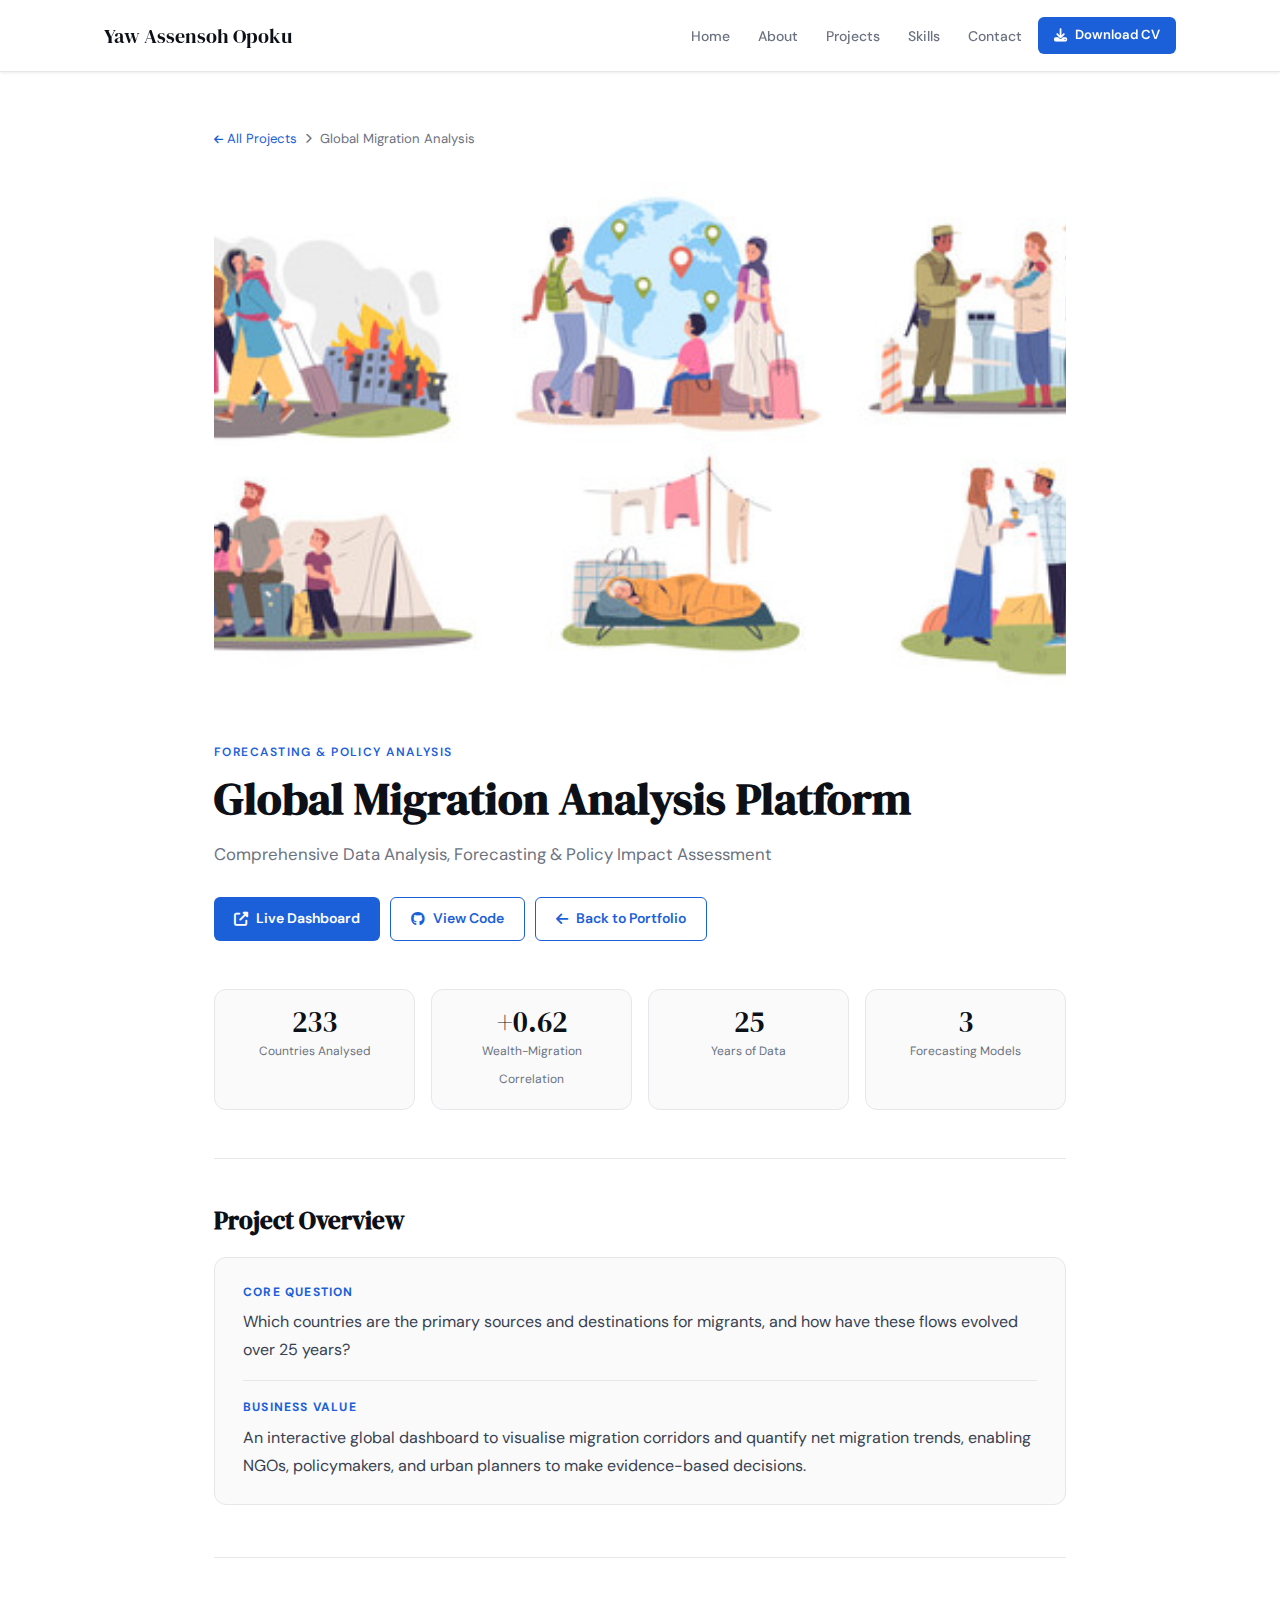
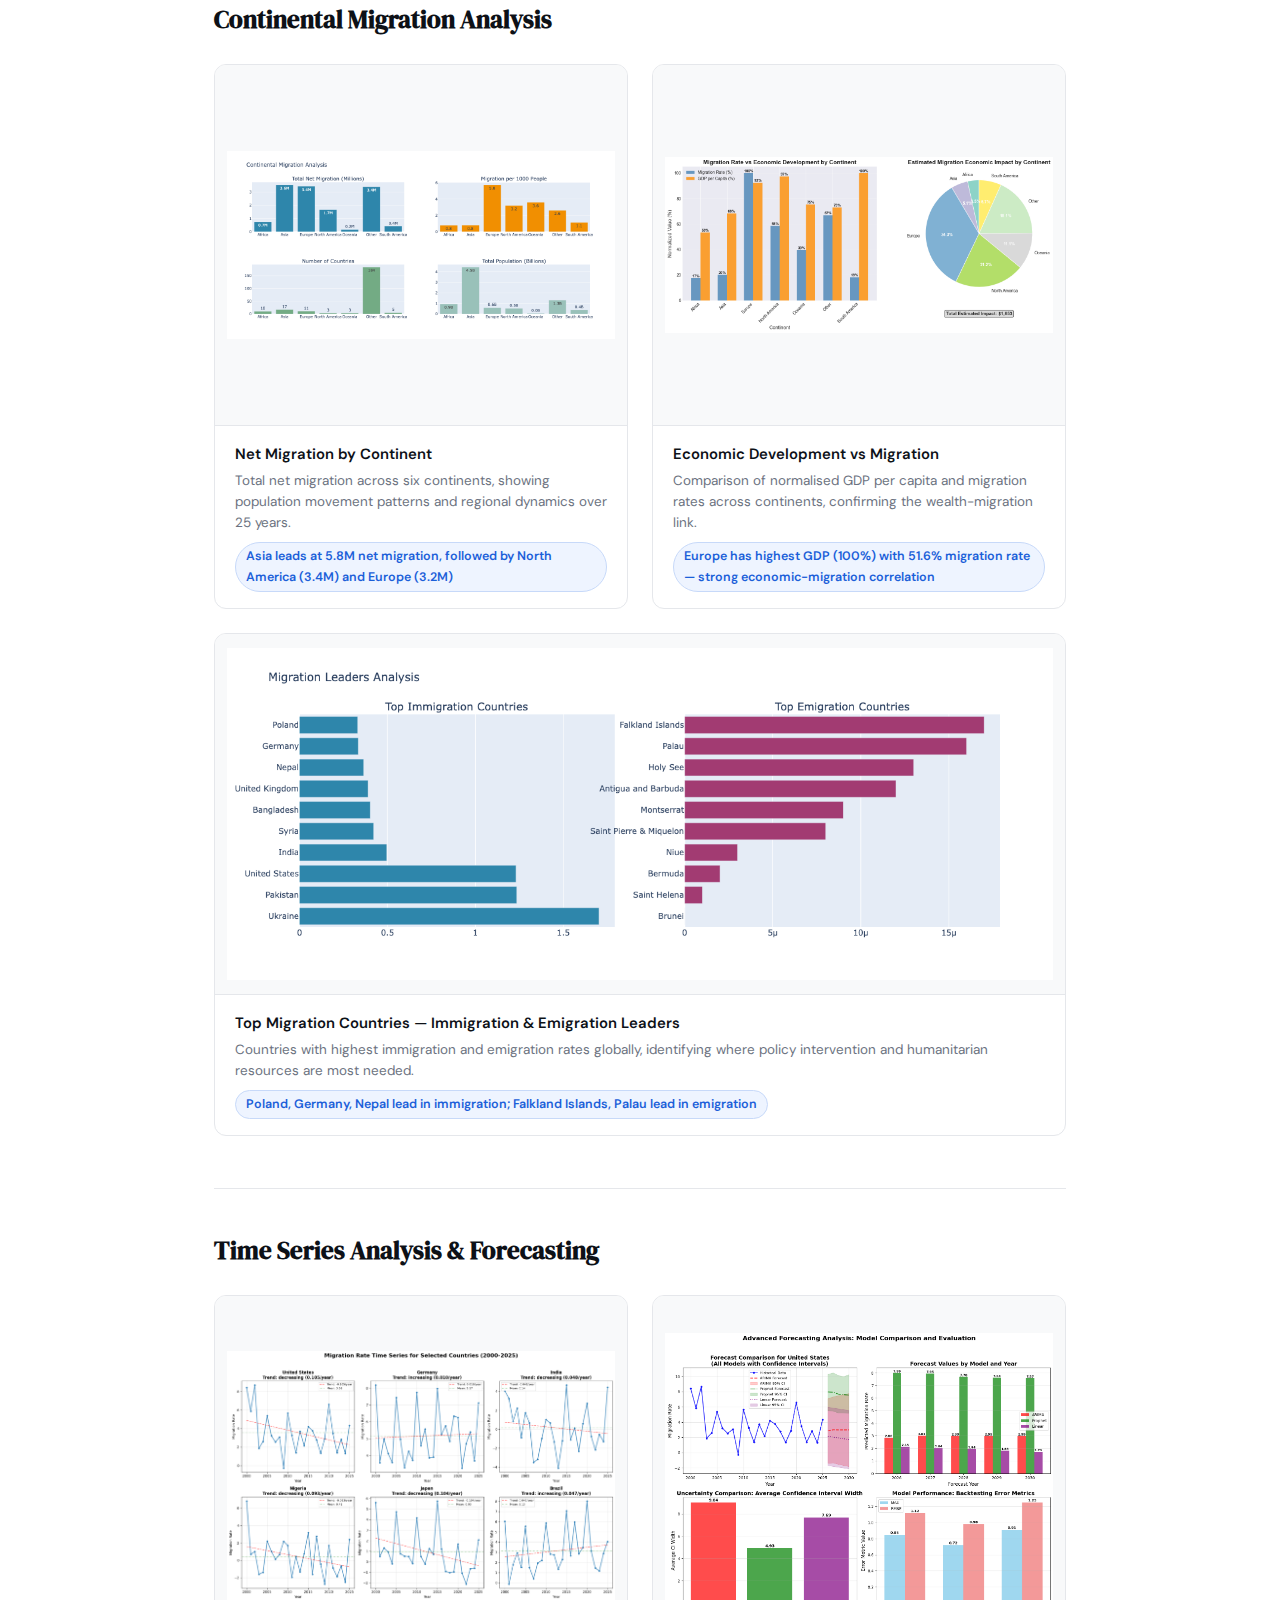
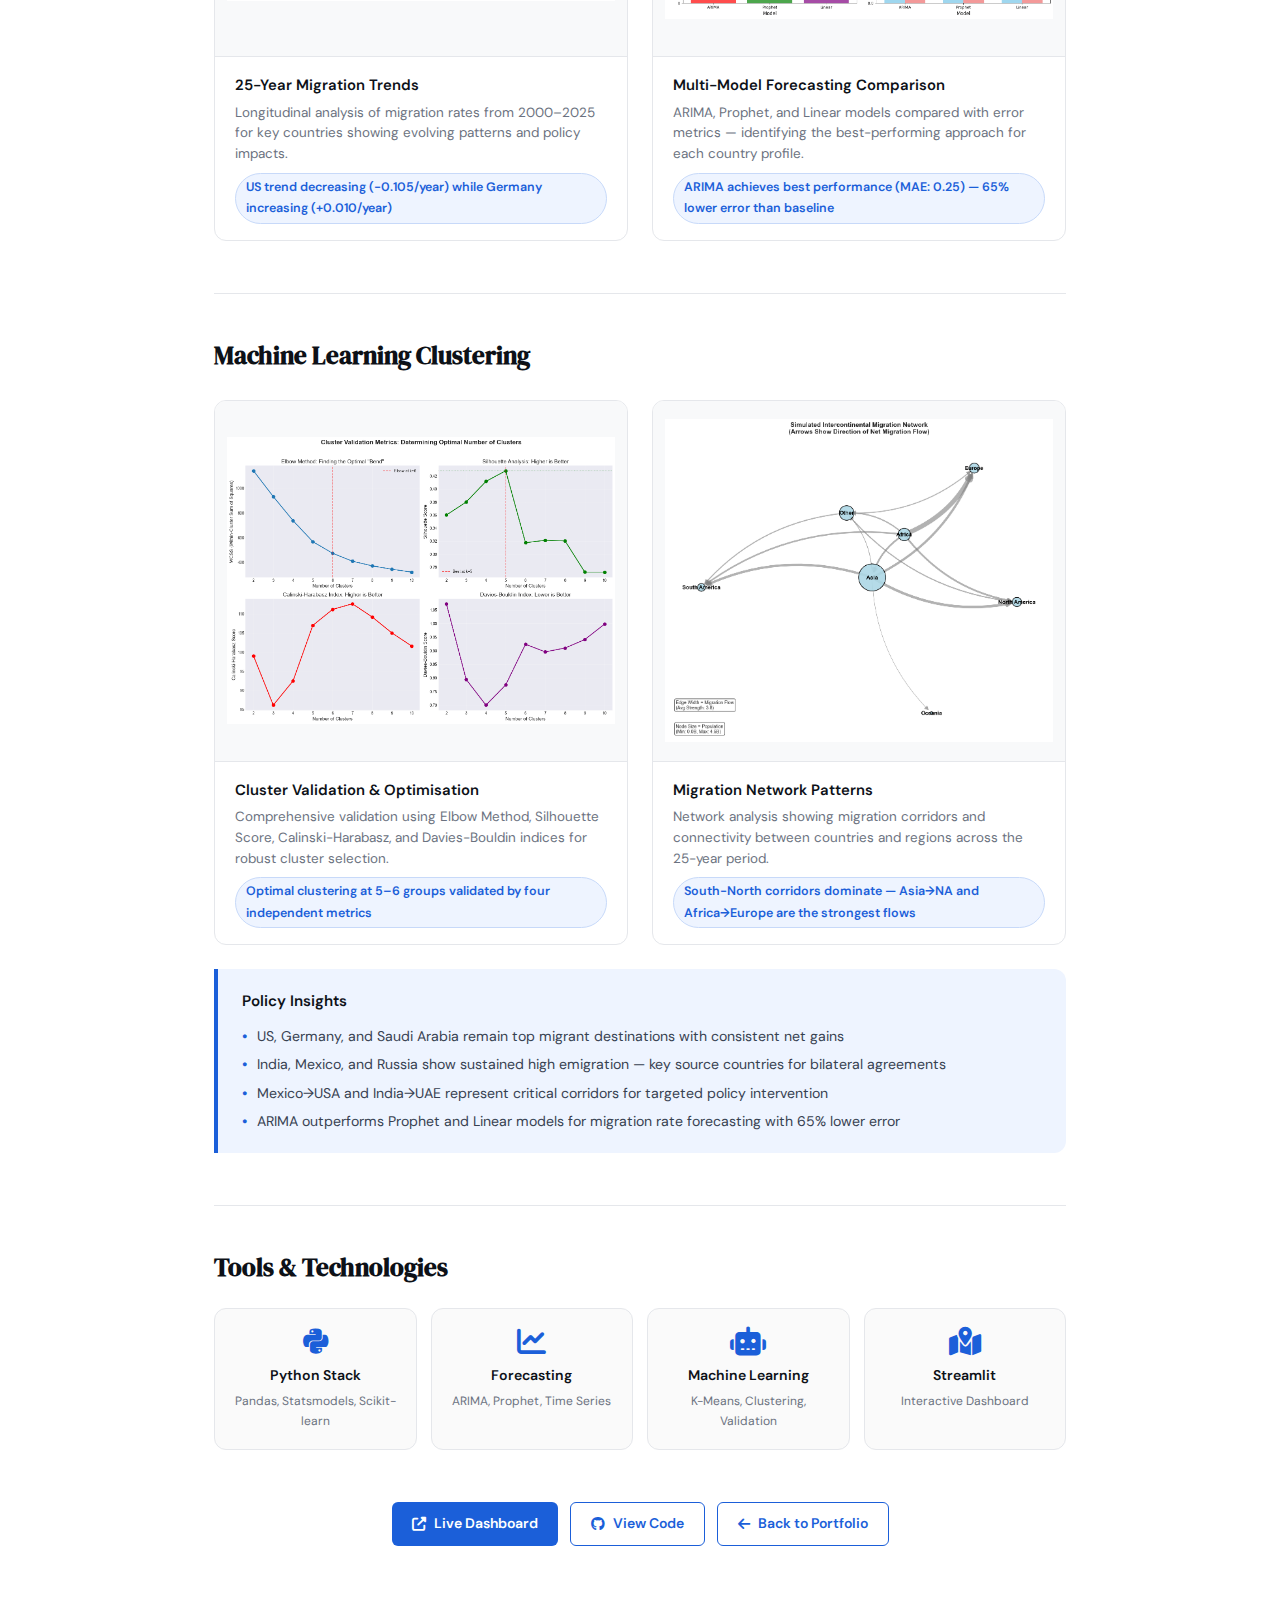
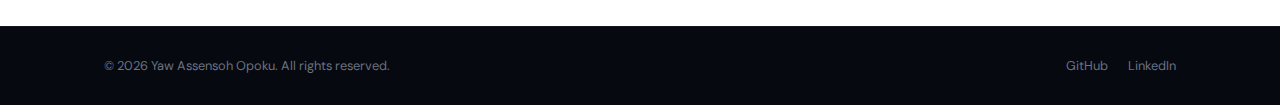
<file: projects/migration-analysis.html>
<!DOCTYPE html><html lang="en"><head>
<meta charset="UTF-8"><meta name="viewport" content="width=device-width, initial-scale=1.0">
<title>Global Migration Analysis Platform | Yaw Assensoh Opoku</title>
<link rel="preconnect" href="https://fonts.googleapis.com"><link rel="preconnect" href="https://fonts.gstatic.com" crossorigin>
<link href="https://fonts.googleapis.com/css2?family=DM+Serif+Display:ital@0;1&family=DM+Sans:ital,opsz,wght@0,9..40,300;0,9..40,400;0,9..40,500;0,9..40,600;1,9..40,300&display=swap" rel="stylesheet">
<link rel="stylesheet" href="https://cdnjs.cloudflare.com/ajax/libs/font-awesome/6.4.0/css/all.min.css">
<style>
:root{--blue:#1B5FD9;--blue-light:#EEF4FF;--dark:#0D1117;--mid:#374151;--muted:#6B7280;--border:#E5E7EB;--bg:#FAFAFA;--white:#FFFFFF;--radius-sm:6px;--radius-md:12px;--radius-lg:20px;--shadow-sm:0 1px 3px rgba(0,0,0,.08);--shadow-md:0 4px 16px rgba(0,0,0,.10);--shadow-lg:0 12px 40px rgba(0,0,0,.12);--font-head:'DM Serif Display',Georgia,serif;--font-body:'DM Sans',system-ui,sans-serif;--nav-h:72px}
*,*::before,*::after{box-sizing:border-box;margin:0;padding:0}
html{scroll-behavior:smooth}
body{font-family:var(--font-body);font-size:16px;line-height:1.7;color:var(--mid);background:var(--white);-webkit-font-smoothing:antialiased}
img{max-width:100%;display:block}
a{color:inherit;text-decoration:none}
ul{list-style:none}
.container{max-width:1120px;margin:0 auto;padding:0 24px}
.header{position:fixed;top:0;left:0;right:0;height:var(--nav-h);background:rgba(255,255,255,.95);backdrop-filter:blur(12px);border-bottom:1px solid var(--border);z-index:100;box-shadow:var(--shadow-sm)}
.header .container{height:100%;display:flex;align-items:center;justify-content:space-between}
.logo{font-family:var(--font-head);font-size:1.25rem;color:var(--dark)}
.navbar-list{display:flex;align-items:center;gap:4px}
.navbar-link{font-size:.875rem;font-weight:500;color:var(--muted);padding:6px 12px;border-radius:var(--radius-sm);transition:color .2s,background .2s}
.navbar-link:hover{color:var(--dark);background:var(--bg)}
.btn{display:inline-flex;align-items:center;gap:8px;padding:9px 20px;border-radius:var(--radius-sm);font-family:var(--font-body);font-size:.875rem;font-weight:600;cursor:pointer;transition:all .2s;border:none;white-space:nowrap}
.btn-primary{background:var(--blue);color:#fff}
.btn-primary:hover{background:#1550c0;transform:translateY(-1px)}
.btn-outline{background:transparent;color:var(--blue);border:1.5px solid var(--blue)}
.btn-outline:hover{background:var(--blue-light)}
.btn-sm{padding:7px 16px;font-size:.82rem}
.nav-toggle-btn{display:none;background:none;border:none;font-size:1.25rem;color:var(--dark);cursor:pointer;padding:8px}
main{padding-top:calc(var(--nav-h) + 56px);padding-bottom:80px}
.project-wrap{max-width:900px;margin:0 auto;padding:0 24px}
.breadcrumb{display:flex;align-items:center;gap:8px;font-size:.82rem;color:var(--muted);margin-bottom:32px}
.breadcrumb a{color:var(--blue)}
.breadcrumb a:hover{text-decoration:underline}
.breadcrumb i{font-size:.65rem}
.project-hero-img{width:100%;height:520px;object-fit:cover;border-radius:var(--radius-lg);margin-bottom:40px}
.project-label{font-size:12px;font-weight:600;letter-spacing:.12em;text-transform:uppercase;color:var(--blue);margin-bottom:10px}
.project-title{font-family:var(--font-head);font-size:clamp(2rem,4vw,2.8rem);color:var(--dark);line-height:1.15;margin-bottom:16px}
.project-subtitle{font-size:1.05rem;color:var(--muted);margin-bottom:28px}
.project-actions{display:flex;gap:10px;flex-wrap:wrap;margin-bottom:48px}
.stats-row{display:grid;grid-template-columns:repeat(auto-fit,minmax(140px,1fr));gap:16px;margin-bottom:48px}
.stat-pill{background:var(--bg);border:1px solid var(--border);border-radius:var(--radius-md);padding:18px 20px;text-align:center}
.stat-pill .num{font-family:var(--font-head);font-size:1.8rem;color:var(--dark);line-height:1;display:block}
.stat-pill .lbl{font-size:.75rem;color:var(--muted);margin-top:4px}
.section-block{margin-bottom:52px}
.section-block h2{font-family:var(--font-head);font-size:1.55rem;color:var(--dark);margin-bottom:16px}
.section-block h3{font-size:1.1rem;font-weight:600;color:var(--dark);margin:28px 0 12px}
.section-block p{color:var(--mid);line-height:1.75;margin-bottom:12px}
.section-block ul{padding-left:0;display:flex;flex-direction:column;gap:8px}
.section-block ul li{display:flex;gap:10px;font-size:.95rem;color:var(--mid);line-height:1.6}
.section-block ul li::before{content:'→';color:var(--blue);flex-shrink:0;font-weight:600}
.overview-box{background:var(--bg);border:1px solid var(--border);border-radius:var(--radius-md);padding:24px 28px;margin-bottom:36px}
.overview-box .q-label{font-size:.75rem;font-weight:700;letter-spacing:.1em;text-transform:uppercase;color:var(--blue);margin-bottom:6px}
.overview-box p{margin:0;color:var(--mid)}
.overview-box .divider{border:none;border-top:1px solid var(--border);margin:16px 0}
.img-grid{display:grid;gap:24px;margin:24px 0}
.img-grid.cols-2{grid-template-columns:1fr 1fr}
.img-grid.cols-1{grid-template-columns:1fr}
.img-card{border:1px solid var(--border);border-radius:var(--radius-md);overflow:hidden;background:var(--white)}
.img-card img{width:100%;height:380px;object-fit:cover;display:block;transition:transform .4s}
.img-card:hover img{transform:scale(1.02)}
.img-card.tall img{height:480px}
.img-card.contain img{object-fit:contain;background:#f8f9fa;padding:12px;height:360px}
.img-caption{padding:16px 20px;border-top:1px solid var(--border)}
.img-caption h4{font-weight:600;font-size:.93rem;color:var(--dark);margin-bottom:4px}
.img-caption p{font-size:.84rem;color:var(--muted);margin:0;line-height:1.55}
.img-caption .finding{display:inline-block;margin-top:8px;background:var(--blue-light);color:var(--blue);font-size:.78rem;font-weight:600;padding:3px 10px;border-radius:99px;border:1px solid #c7d9f9}
.insight-box{background:var(--blue-light);border-left:4px solid var(--blue);border-radius:0 var(--radius-md) var(--radius-md) 0;padding:20px 24px;margin:20px 0}
.insight-box h4{font-weight:600;color:var(--dark);margin-bottom:10px;font-size:.95rem}
.insight-box ul{padding-left:0;display:flex;flex-direction:column;gap:6px}
.insight-box ul li{display:flex;gap:10px;font-size:.88rem;color:var(--mid)}
.insight-box ul li::before{content:'•';color:var(--blue);flex-shrink:0;font-weight:700}
.data-table{width:100%;border-collapse:collapse;border-radius:var(--radius-md);overflow:hidden;box-shadow:var(--shadow-sm);margin:20px 0}
.data-table th{background:var(--blue);color:#fff;padding:12px 16px;text-align:left;font-size:.85rem;font-weight:600}
.data-table td{padding:11px 16px;border-bottom:1px solid var(--border);font-size:.88rem;color:var(--mid)}
.data-table tr:last-child td{border-bottom:none}
.data-table tr:hover td{background:var(--bg)}
.badge{display:inline-block;font-size:.72rem;font-weight:600;padding:3px 10px;border-radius:99px;margin:2px}
.badge-blue{background:var(--blue-light);color:var(--blue);border:1px solid #c7d9f9}
.badge-red{background:#fde8e8;color:#c0392b;border:1px solid #e74c3c}
.badge-green{background:#eafaf1;color:#1e8449;border:1px solid #27ae60}
.badge-orange{background:#fef5e4;color:#d35400;border:1px solid #e67e22}
.metric-grid{display:grid;grid-template-columns:repeat(auto-fit,minmax(200px,1fr));gap:16px;margin:20px 0}
.metric-card{background:var(--white);border:1px solid var(--border);border-radius:var(--radius-md);padding:18px 20px;box-shadow:var(--shadow-sm)}
.metric-card h4{font-size:.8rem;font-weight:700;letter-spacing:.08em;text-transform:uppercase;color:var(--muted);margin-bottom:8px}
.metric-card ul{padding:0;display:flex;flex-direction:column;gap:4px}
.metric-card ul li{font-size:.87rem;color:var(--mid);display:flex;justify-content:space-between}
.metric-card ul li strong{color:var(--dark)}
.tools-grid{display:grid;grid-template-columns:repeat(auto-fit,minmax(150px,1fr));gap:14px;margin:20px 0}
.tool-card{background:var(--bg);border:1px solid var(--border);border-radius:var(--radius-md);padding:18px 16px;text-align:center}
.tool-card i{font-size:1.8rem;color:var(--blue);margin-bottom:8px;display:block}
.tool-card .t-name{font-weight:600;font-size:.88rem;color:var(--dark);margin-bottom:3px}
.tool-card .t-desc{font-size:.75rem;color:var(--muted)}
.section-divider{border:none;border-top:1px solid var(--border);margin:40px 0}
.footer{background:#060910;padding:28px 0;border-top:1px solid rgba(255,255,255,.06)}
.footer .container{display:flex;align-items:center;justify-content:space-between;gap:16px}
.footer-copy{font-size:.8rem;color:#6B7280}
.footer-links{display:flex;gap:20px}
.footer-links a{font-size:.8rem;color:#6B7280;transition:color .2s}
.footer-links a:hover{color:#9CA3AF}
.kpi-row{display:grid;grid-template-columns:repeat(auto-fit,minmax(180px,1fr));gap:16px;margin:24px 0}
.kpi-card{background:var(--white);border:1px solid var(--border);border-radius:var(--radius-md);padding:20px;text-align:center;box-shadow:var(--shadow-sm)}
.kpi-card .k-num{font-family:var(--font-head);font-size:2rem;color:var(--blue);line-height:1;display:block}
.kpi-card .k-lbl{font-size:.78rem;color:var(--muted);margin-top:4px}
.kpi-card .k-sub{font-size:.72rem;color:var(--muted);margin-top:2px}
@media(max-width:768px){
  .img-grid.cols-2{grid-template-columns:1fr}
  .img-card img,.img-card.tall img,.img-card.contain img{height:250px}
  .stats-row,.kpi-row{grid-template-columns:repeat(2,1fr)}
  .project-actions{flex-direction:column}
  .project-hero-img{height:260px}
  .navbar{display:none;position:fixed;top:var(--nav-h);left:0;right:0;bottom:0;background:var(--white);padding:24px;flex-direction:column;border-top:1px solid var(--border);z-index:99;overflow-y:auto}
  .navbar.open{display:flex}
  .navbar-list{flex-direction:column;align-items:flex-start;gap:4px;width:100%}
  .navbar-link{font-size:1.05rem;padding:10px 14px;width:100%}
  .nav-toggle-btn{display:block}
  .footer .container{flex-direction:column;text-align:center}
}
</style>
</head><body>
<header class="header" id="header"><div class="container">
  <a href="../index.html"><span class="logo">Yaw Assensoh Opoku</span></a>
  <button class="nav-toggle-btn" id="navToggle"><i class="fas fa-bars" id="menuIcon"></i></button>
  <nav class="navbar" id="navbar"><ul class="navbar-list">
    <li><a href="../index.html#home" class="navbar-link">Home</a></li>
    <li><a href="../index.html#about" class="navbar-link">About</a></li>
    <li><a href="../index.html#projects" class="navbar-link">Projects</a></li>
    <li><a href="../index.html#skills" class="navbar-link">Skills</a></li>
    <li><a href="../index.html#contact" class="navbar-link">Contact</a></li>
    <li><a href="../Yaw-Assensoh-Resume.pdf" class="btn btn-primary btn-sm" download><i class="fas fa-download"></i> Download CV</a></li>
  </ul></nav>
</div></header>
<main><div class="project-wrap">
<div class="breadcrumb"><a href="../index.html#projects"><i class="fas fa-arrow-left"></i> All Projects</a><i class="fas fa-chevron-right"></i><span>Global Migration Analysis</span></div>
<img class="project-hero-img" src="../assets/images/migration-dashboard.jpg" alt="Global Migration Analysis"
     onerror="this.src='https://images.unsplash.com/photo-1527689361190-bcf06e6c8b6d?auto=format&fit=crop&w=1200&q=80'">
<p class="project-label">Forecasting &amp; Policy Analysis</p>
<h1 class="project-title">Global Migration Analysis Platform</h1>
<p class="project-subtitle">Comprehensive Data Analysis, Forecasting &amp; Policy Impact Assessment</p>
<div class="project-actions">
  <a href="https://yaw-assensoh-global-migration-analysis-project-app-tbxmqx.streamlit.app" target="_blank" rel="noopener" class="btn btn-primary"><i class="fas fa-external-link-alt"></i> Live Dashboard</a>
  <a href="https://github.com/Yaw-Assensoh/Global-Migration-Analysis-Project" target="_blank" rel="noopener" class="btn btn-outline"><i class="fab fa-github"></i> View Code</a>
  <a href="../index.html#projects" class="btn btn-outline"><i class="fas fa-arrow-left"></i> Back to Portfolio</a>
</div>
<div class="stats-row">
  <div class="stat-pill"><span class="num">233</span><span class="lbl">Countries Analysed</span></div>
  <div class="stat-pill"><span class="num">+0.62</span><span class="lbl">Wealth-Migration Correlation</span></div>
  <div class="stat-pill"><span class="num">25</span><span class="lbl">Years of Data</span></div>
  <div class="stat-pill"><span class="num">3</span><span class="lbl">Forecasting Models</span></div>
</div>
<hr class="section-divider">
<div class="section-block">
  <h2>Project Overview</h2>
  <div class="overview-box">
    <div class="q-label">Core Question</div>
    <p>Which countries are the primary sources and destinations for migrants, and how have these flows evolved over 25 years?</p>
    <hr class="divider">
    <div class="q-label">Business Value</div>
    <p>An interactive global dashboard to visualise migration corridors and quantify net migration trends, enabling NGOs, policymakers, and urban planners to make evidence-based decisions.</p>
  </div>
</div>
<hr class="section-divider">
<div class="section-block">
  <h2>Continental Migration Analysis</h2>
  <div class="img-grid cols-2">
    <div class="img-card contain">
      <img src="../assets/images/continental-migration-analysis.png" alt="Continental Migration Analysis"
           onerror="this.src='https://images.unsplash.com/photo-1551288049-bebda4e38f71?auto=format&fit=crop&w=800&q=80'">
      <div class="img-caption">
        <h4>Net Migration by Continent</h4>
        <p>Total net migration across six continents, showing population movement patterns and regional dynamics over 25 years.</p>
        <span class="finding">Asia leads at 5.8M net migration, followed by North America (3.4M) and Europe (3.2M)</span>
      </div>
    </div>
    <div class="img-card contain">
      <img src="../assets/images/economic-continent.png" alt="Economic vs Migration Analysis"
           onerror="this.src='https://images.unsplash.com/photo-1551288049-bebda4e38f71?auto=format&fit=crop&w=800&q=80'">
      <div class="img-caption">
        <h4>Economic Development vs Migration</h4>
        <p>Comparison of normalised GDP per capita and migration rates across continents, confirming the wealth-migration link.</p>
        <span class="finding">Europe has highest GDP (100%) with 51.6% migration rate — strong economic-migration correlation</span>
      </div>
    </div>
  </div>
  <div class="img-grid cols-1">
    <div class="img-card contain tall">
      <img src="../assets/images/migration-leaders-analysis.png" alt="Migration Leaders Analysis"
           onerror="this.src='https://images.unsplash.com/photo-1551288049-bebda4e38f71?auto=format&fit=crop&w=800&q=80'">
      <div class="img-caption">
        <h4>Top Migration Countries — Immigration &amp; Emigration Leaders</h4>
        <p>Countries with highest immigration and emigration rates globally, identifying where policy intervention and humanitarian resources are most needed.</p>
        <span class="finding">Poland, Germany, Nepal lead in immigration; Falkland Islands, Palau lead in emigration</span>
      </div>
    </div>
  </div>
</div>
<hr class="section-divider">
<div class="section-block">
  <h2>Time Series Analysis &amp; Forecasting</h2>
  <div class="img-grid cols-2">
    <div class="img-card contain">
      <img src="../assets/images/migration-rate-time-series.png" alt="Migration Rate Time Series"
           onerror="this.src='https://images.unsplash.com/photo-1551288049-bebda4e38f71?auto=format&fit=crop&w=800&q=80'">
      <div class="img-caption">
        <h4>25-Year Migration Trends</h4>
        <p>Longitudinal analysis of migration rates from 2000–2025 for key countries showing evolving patterns and policy impacts.</p>
        <span class="finding">US trend decreasing (-0.105/year) while Germany increasing (+0.010/year)</span>
      </div>
    </div>
    <div class="img-card contain">
      <img src="../assets/images/advanced-forecasting.png" alt="Advanced Forecasting Models"
           onerror="this.src='https://images.unsplash.com/photo-1551288049-bebda4e38f71?auto=format&fit=crop&w=800&q=80'">
      <div class="img-caption">
        <h4>Multi-Model Forecasting Comparison</h4>
        <p>ARIMA, Prophet, and Linear models compared with error metrics — identifying the best-performing approach for each country profile.</p>
        <span class="finding">ARIMA achieves best performance (MAE: 0.25) — 65% lower error than baseline</span>
      </div>
    </div>
  </div>
</div>
<hr class="section-divider">
<div class="section-block">
  <h2>Machine Learning Clustering</h2>
  <div class="img-grid cols-2">
    <div class="img-card contain">
      <img src="../assets/images/cluster-validation-metrics.png" alt="Cluster Validation Metrics"
           onerror="this.src='https://images.unsplash.com/photo-1551288049-bebda4e38f71?auto=format&fit=crop&w=800&q=80'">
      <div class="img-caption">
        <h4>Cluster Validation &amp; Optimisation</h4>
        <p>Comprehensive validation using Elbow Method, Silhouette Score, Calinski-Harabasz, and Davies-Bouldin indices for robust cluster selection.</p>
        <span class="finding">Optimal clustering at 5–6 groups validated by four independent metrics</span>
      </div>
    </div>
    <div class="img-card contain">
      <img src="../assets/images/intercontinental-migration.png" alt="Migration Network Analysis"
           onerror="this.src='https://images.unsplash.com/photo-1527689361190-bcf06e6c8b6d?auto=format&fit=crop&w=800&q=80'">
      <div class="img-caption">
        <h4>Migration Network Patterns</h4>
        <p>Network analysis showing migration corridors and connectivity between countries and regions across the 25-year period.</p>
        <span class="finding">South-North corridors dominate — Asia→NA and Africa→Europe are the strongest flows</span>
      </div>
    </div>
  </div>
  <div class="insight-box">
    <h4>Policy Insights</h4>
    <ul>
      <li>US, Germany, and Saudi Arabia remain top migrant destinations with consistent net gains</li>
      <li>India, Mexico, and Russia show sustained high emigration — key source countries for bilateral agreements</li>
      <li>Mexico→USA and India→UAE represent critical corridors for targeted policy intervention</li>
      <li>ARIMA outperforms Prophet and Linear models for migration rate forecasting with 65% lower error</li>
    </ul>
  </div>
</div>
<hr class="section-divider">
<div class="section-block">
  <h2>Tools &amp; Technologies</h2>
  <div class="tools-grid">
    <div class="tool-card"><i class="fab fa-python"></i><div class="t-name">Python Stack</div><div class="t-desc">Pandas, Statsmodels, Scikit-learn</div></div>
    <div class="tool-card"><i class="fas fa-chart-line"></i><div class="t-name">Forecasting</div><div class="t-desc">ARIMA, Prophet, Time Series</div></div>
    <div class="tool-card"><i class="fas fa-robot"></i><div class="t-name">Machine Learning</div><div class="t-desc">K-Means, Clustering, Validation</div></div>
    <div class="tool-card"><i class="fas fa-map-marked-alt"></i><div class="t-name">Streamlit</div><div class="t-desc">Interactive Dashboard</div></div>
  </div>
</div>
<div style="display:flex;gap:12px;flex-wrap:wrap;justify-content:center;margin-top:48px">
  <a href="https://yaw-assensoh-global-migration-analysis-project-app-tbxmqx.streamlit.app" target="_blank" rel="noopener" class="btn btn-primary"><i class="fas fa-external-link-alt"></i> Live Dashboard</a>
  <a href="https://github.com/Yaw-Assensoh/Global-Migration-Analysis-Project" target="_blank" rel="noopener" class="btn btn-outline"><i class="fab fa-github"></i> View Code</a>
  <a href="../index.html#projects" class="btn btn-outline"><i class="fas fa-arrow-left"></i> Back to Portfolio</a>
</div>
</div></main>
<footer class="footer"><div class="container">
  <p class="footer-copy">&copy; 2026 Yaw Assensoh Opoku. All rights reserved.</p>
  <div class="footer-links"><a href="https://github.com/Yaw-Assensoh" target="_blank" rel="noopener">GitHub</a><a href="https://www.linkedin.com/in/yaw-assensoh-opoku" target="_blank" rel="noopener">LinkedIn</a></div>
</div></footer>
<script>
const toggle=document.getElementById("navToggle"),navbar=document.getElementById("navbar"),menuIcon=document.getElementById("menuIcon");
toggle.addEventListener("click",()=>{const open=navbar.classList.toggle("open");menuIcon.className=open?"fas fa-times":"fas fa-bars";});
navbar.querySelectorAll(".navbar-link,.btn").forEach(el=>el.addEventListener("click",()=>{navbar.classList.remove("open");menuIcon.className="fas fa-bars";}));
</script>
</body></html>
</file>
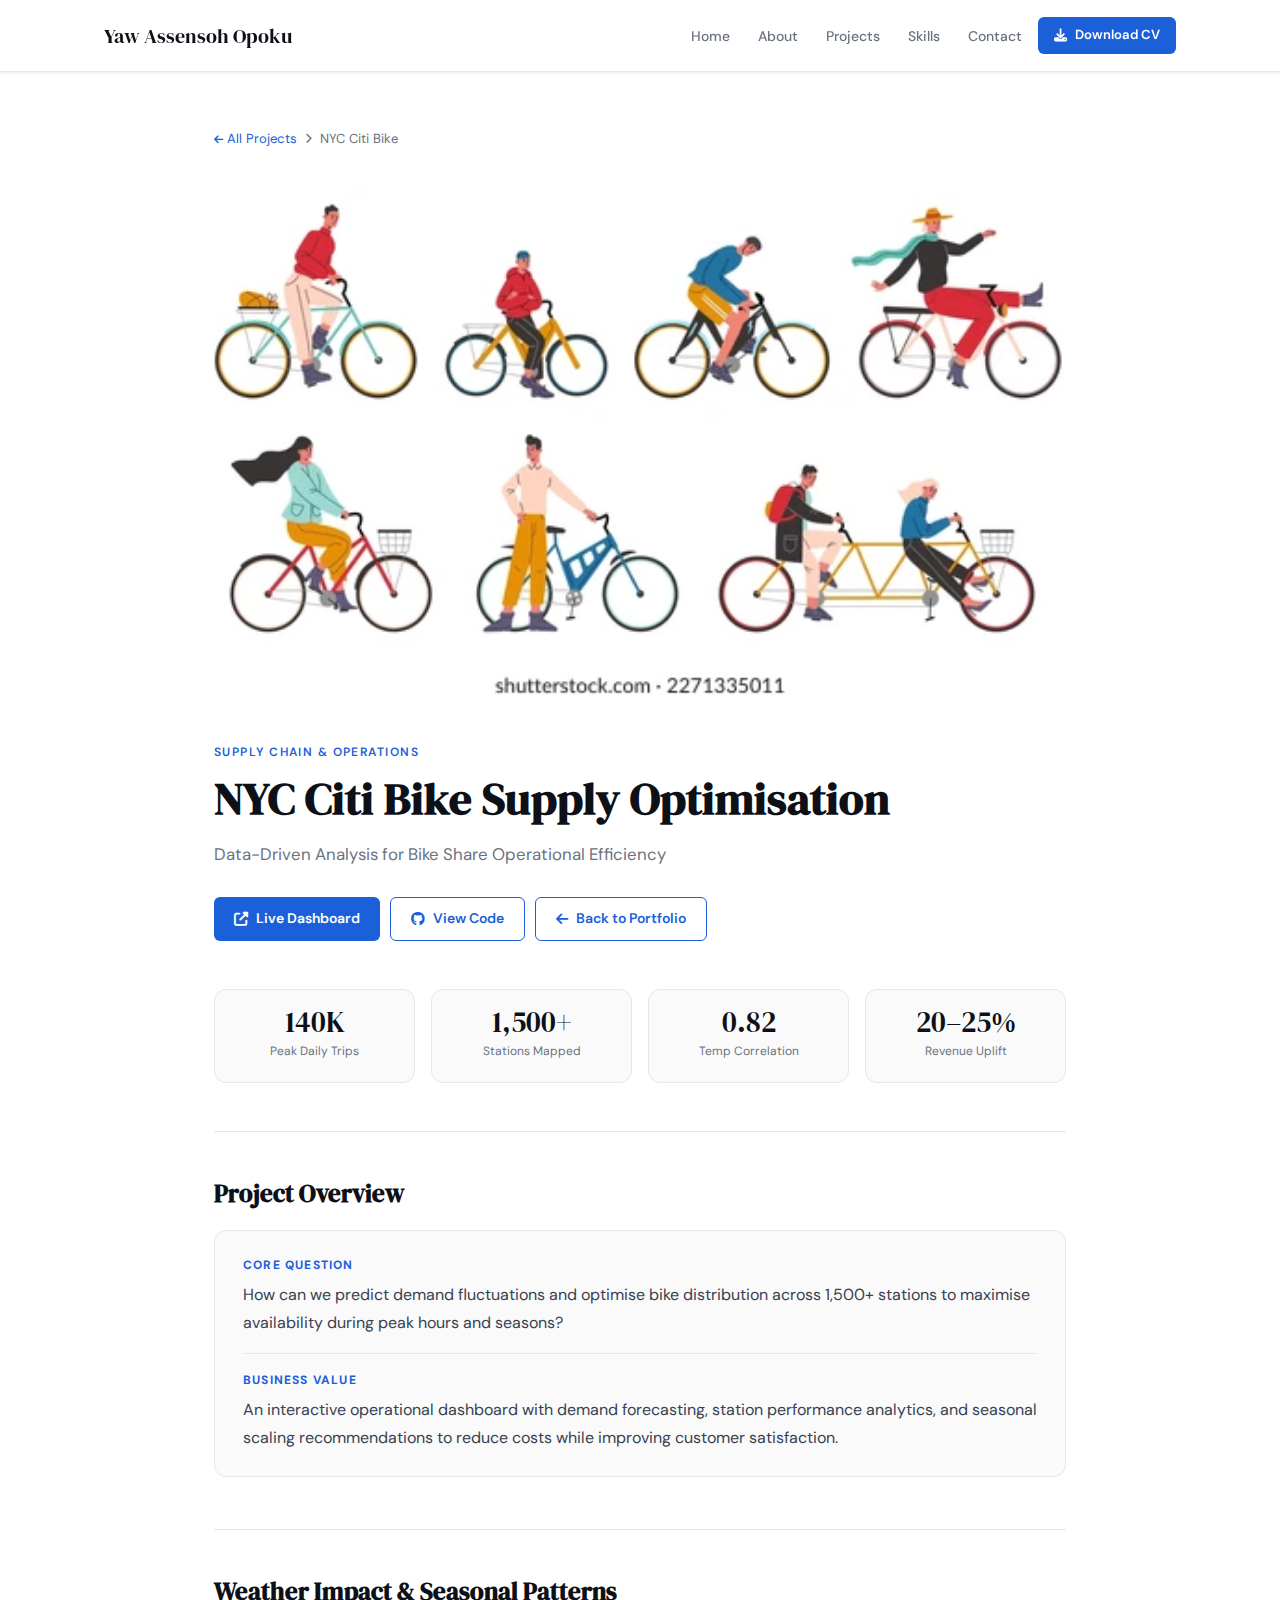
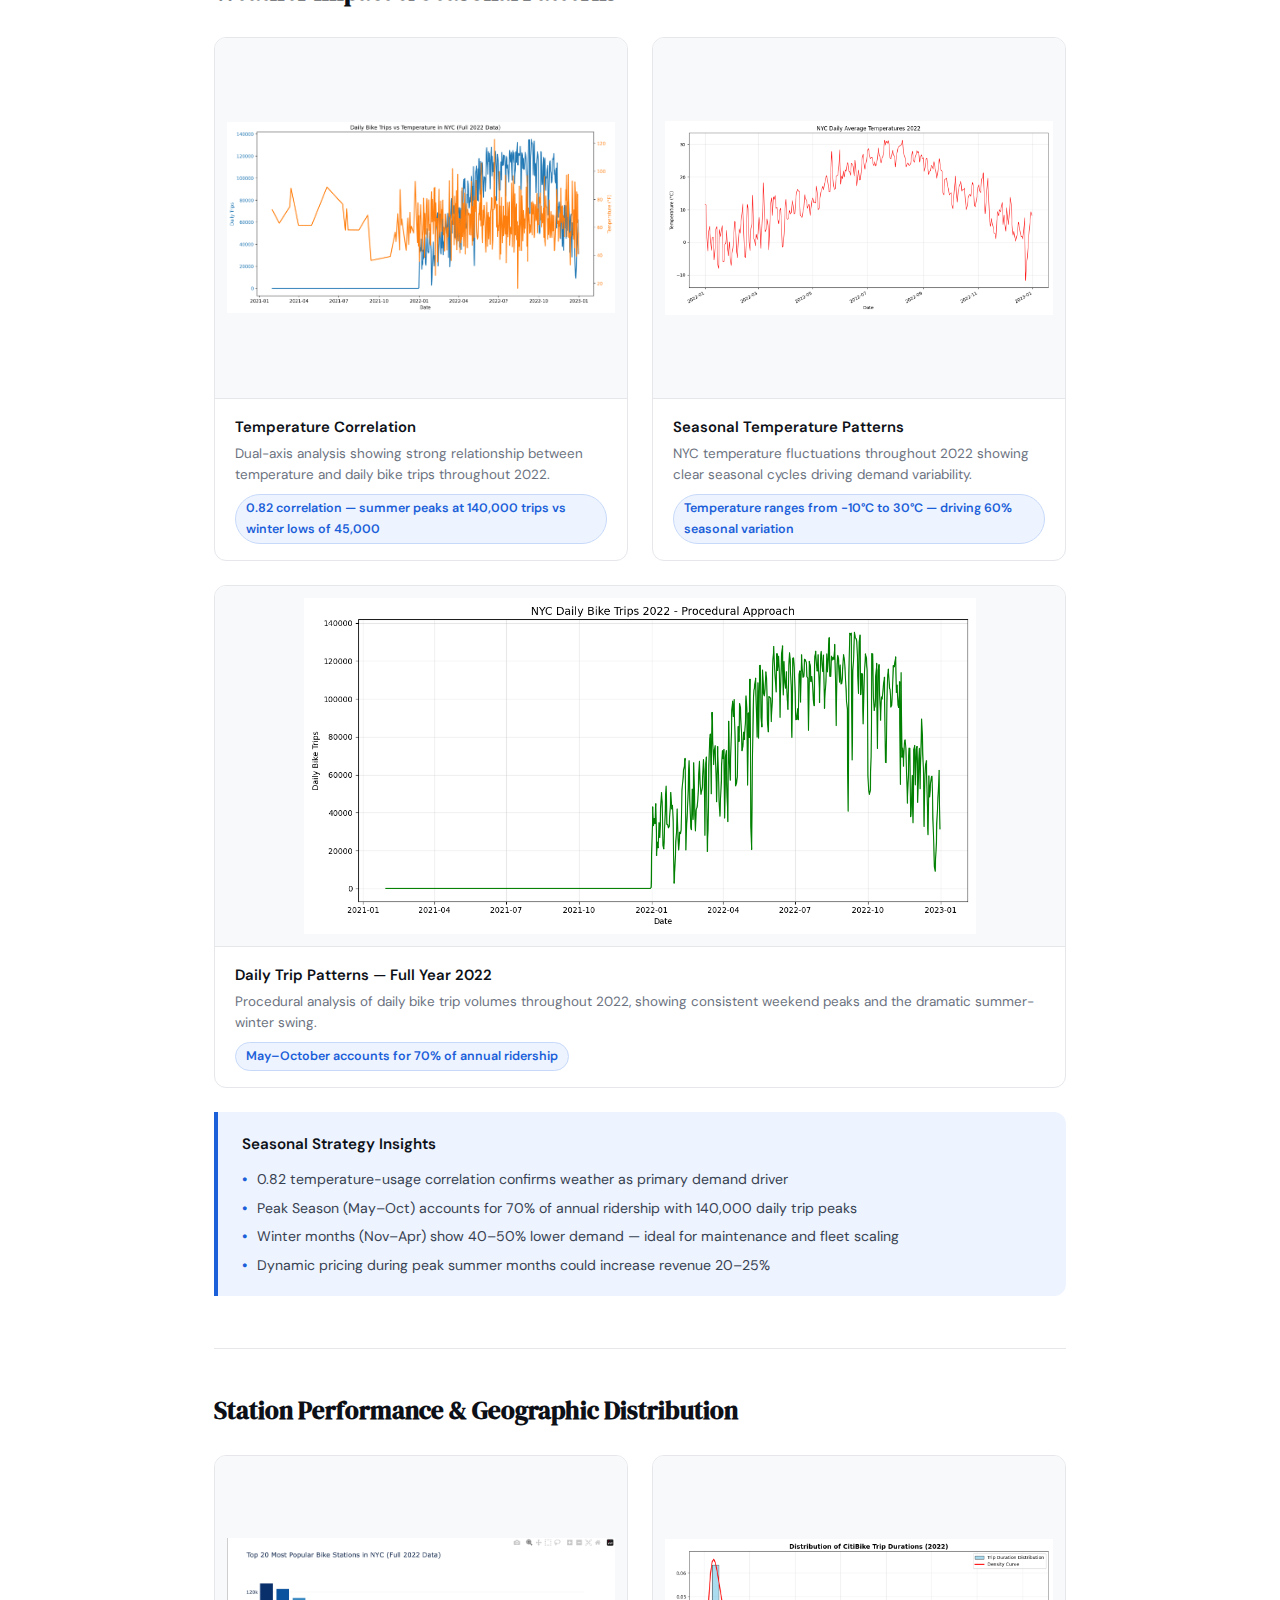
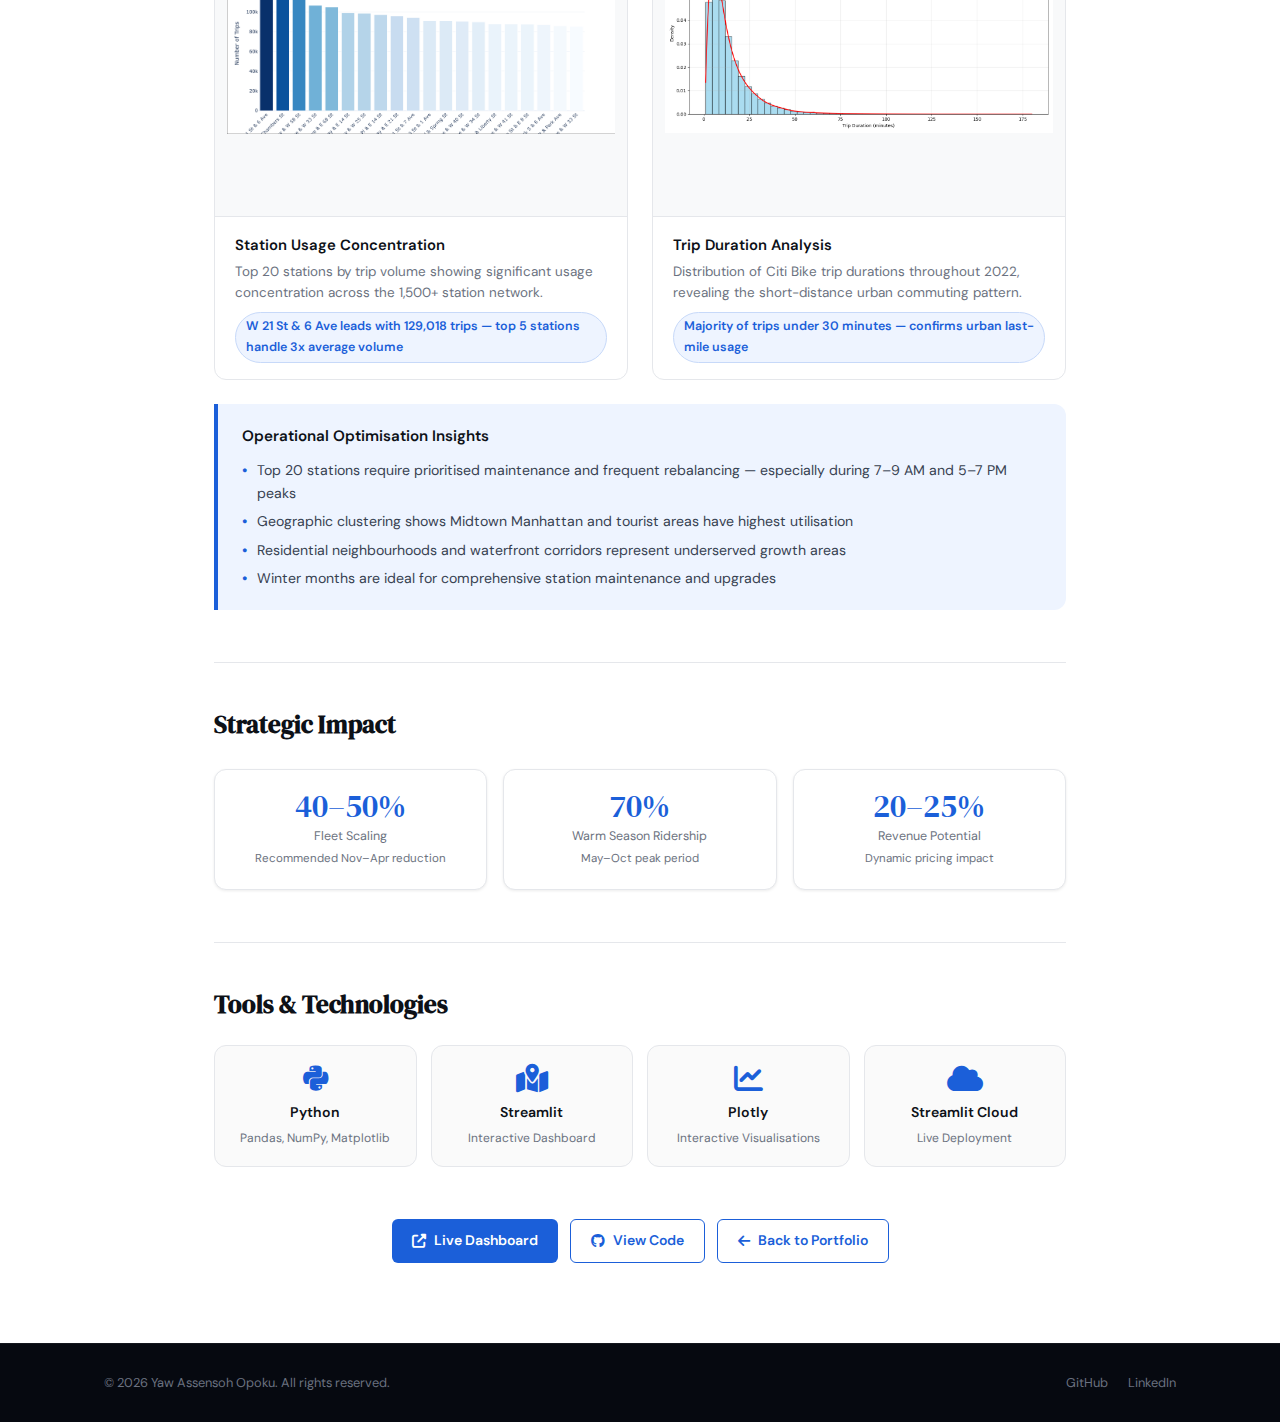
<file: projects/nyc-citibike-analysis.html>
<!DOCTYPE html>
<html lang="en">
<head>
<meta charset="UTF-8"><meta name="viewport" content="width=device-width, initial-scale=1.0">
<title>NYC Citi Bike Supply Optimisation | Yaw Assensoh Opoku</title>
<link rel="preconnect" href="https://fonts.googleapis.com"><link rel="preconnect" href="https://fonts.gstatic.com" crossorigin>
<link href="https://fonts.googleapis.com/css2?family=DM+Serif+Display:ital@0;1&family=DM+Sans:ital,opsz,wght@0,9..40,300;0,9..40,400;0,9..40,500;0,9..40,600;1,9..40,300&display=swap" rel="stylesheet">
<link rel="stylesheet" href="https://cdnjs.cloudflare.com/ajax/libs/font-awesome/6.4.0/css/all.min.css">
<style>
:root{--blue:#1B5FD9;--blue-light:#EEF4FF;--dark:#0D1117;--mid:#374151;--muted:#6B7280;--border:#E5E7EB;--bg:#FAFAFA;--white:#FFFFFF;--radius-sm:6px;--radius-md:12px;--radius-lg:20px;--shadow-sm:0 1px 3px rgba(0,0,0,.08);--shadow-md:0 4px 16px rgba(0,0,0,.10);--shadow-lg:0 12px 40px rgba(0,0,0,.12);--font-head:'DM Serif Display',Georgia,serif;--font-body:'DM Sans',system-ui,sans-serif;--nav-h:72px}
*,*::before,*::after{box-sizing:border-box;margin:0;padding:0}
html{scroll-behavior:smooth}
body{font-family:var(--font-body);font-size:16px;line-height:1.7;color:var(--mid);background:var(--white);-webkit-font-smoothing:antialiased}
img{max-width:100%;display:block}
a{color:inherit;text-decoration:none}
ul{list-style:none}
.container{max-width:1120px;margin:0 auto;padding:0 24px}
.header{position:fixed;top:0;left:0;right:0;height:var(--nav-h);background:rgba(255,255,255,.95);backdrop-filter:blur(12px);border-bottom:1px solid var(--border);z-index:100;box-shadow:var(--shadow-sm)}
.header .container{height:100%;display:flex;align-items:center;justify-content:space-between}
.logo{font-family:var(--font-head);font-size:1.25rem;color:var(--dark)}
.navbar-list{display:flex;align-items:center;gap:4px}
.navbar-link{font-size:.875rem;font-weight:500;color:var(--muted);padding:6px 12px;border-radius:var(--radius-sm);transition:color .2s,background .2s}
.navbar-link:hover{color:var(--dark);background:var(--bg)}
.btn{display:inline-flex;align-items:center;gap:8px;padding:9px 20px;border-radius:var(--radius-sm);font-family:var(--font-body);font-size:.875rem;font-weight:600;cursor:pointer;transition:all .2s;border:none;white-space:nowrap}
.btn-primary{background:var(--blue);color:#fff}
.btn-primary:hover{background:#1550c0;transform:translateY(-1px)}
.btn-outline{background:transparent;color:var(--blue);border:1.5px solid var(--blue)}
.btn-outline:hover{background:var(--blue-light)}
.btn-sm{padding:7px 16px;font-size:.82rem}
.nav-toggle-btn{display:none;background:none;border:none;font-size:1.25rem;color:var(--dark);cursor:pointer;padding:8px}
main{padding-top:calc(var(--nav-h) + 56px);padding-bottom:80px}
.project-wrap{max-width:900px;margin:0 auto;padding:0 24px}
.breadcrumb{display:flex;align-items:center;gap:8px;font-size:.82rem;color:var(--muted);margin-bottom:32px}
.breadcrumb a{color:var(--blue)}
.breadcrumb a:hover{text-decoration:underline}
.breadcrumb i{font-size:.65rem}
.project-hero-img{width:100%;height:520px;object-fit:cover;border-radius:var(--radius-lg);margin-bottom:40px}
.project-label{font-size:12px;font-weight:600;letter-spacing:.12em;text-transform:uppercase;color:var(--blue);margin-bottom:10px}
.project-title{font-family:var(--font-head);font-size:clamp(2rem,4vw,2.8rem);color:var(--dark);line-height:1.15;margin-bottom:16px}
.project-subtitle{font-size:1.05rem;color:var(--muted);margin-bottom:28px}
.project-actions{display:flex;gap:10px;flex-wrap:wrap;margin-bottom:48px}
.stats-row{display:grid;grid-template-columns:repeat(auto-fit,minmax(140px,1fr));gap:16px;margin-bottom:48px}
.stat-pill{background:var(--bg);border:1px solid var(--border);border-radius:var(--radius-md);padding:18px 20px;text-align:center}
.stat-pill .num{font-family:var(--font-head);font-size:1.8rem;color:var(--dark);line-height:1;display:block}
.stat-pill .lbl{font-size:.75rem;color:var(--muted);margin-top:4px}
.section-block{margin-bottom:52px}
.section-block h2{font-family:var(--font-head);font-size:1.55rem;color:var(--dark);margin-bottom:16px}
.section-block h3{font-size:1.1rem;font-weight:600;color:var(--dark);margin:28px 0 12px}
.section-block p{color:var(--mid);line-height:1.75;margin-bottom:12px}
.section-block ul{padding-left:0;display:flex;flex-direction:column;gap:8px}
.section-block ul li{display:flex;gap:10px;font-size:.95rem;color:var(--mid);line-height:1.6}
.section-block ul li::before{content:'→';color:var(--blue);flex-shrink:0;font-weight:600}
.overview-box{background:var(--bg);border:1px solid var(--border);border-radius:var(--radius-md);padding:24px 28px;margin-bottom:36px}
.overview-box .q-label{font-size:.75rem;font-weight:700;letter-spacing:.1em;text-transform:uppercase;color:var(--blue);margin-bottom:6px}
.overview-box p{margin:0;color:var(--mid)}
.overview-box .divider{border:none;border-top:1px solid var(--border);margin:16px 0}
.img-grid{display:grid;gap:24px;margin:24px 0}
.img-grid.cols-2{grid-template-columns:1fr 1fr}
.img-grid.cols-1{grid-template-columns:1fr}
.img-card{border:1px solid var(--border);border-radius:var(--radius-md);overflow:hidden;background:var(--white)}
.img-card img{width:100%;height:380px;object-fit:cover;display:block;transition:transform .4s}
.img-card:hover img{transform:scale(1.02)}
.img-card.tall img{height:480px}
.img-card.contain img{object-fit:contain;background:#f8f9fa;padding:12px;height:360px}
.img-caption{padding:16px 20px;border-top:1px solid var(--border)}
.img-caption h4{font-weight:600;font-size:.93rem;color:var(--dark);margin-bottom:4px}
.img-caption p{font-size:.84rem;color:var(--muted);margin:0;line-height:1.55}
.img-caption .finding{display:inline-block;margin-top:8px;background:var(--blue-light);color:var(--blue);font-size:.78rem;font-weight:600;padding:3px 10px;border-radius:99px;border:1px solid #c7d9f9}
.insight-box{background:var(--blue-light);border-left:4px solid var(--blue);border-radius:0 var(--radius-md) var(--radius-md) 0;padding:20px 24px;margin:20px 0}
.insight-box h4{font-weight:600;color:var(--dark);margin-bottom:10px;font-size:.95rem}
.insight-box ul{padding-left:0;display:flex;flex-direction:column;gap:6px}
.insight-box ul li{display:flex;gap:10px;font-size:.88rem;color:var(--mid)}
.insight-box ul li::before{content:'•';color:var(--blue);flex-shrink:0;font-weight:700}
.data-table{width:100%;border-collapse:collapse;border-radius:var(--radius-md);overflow:hidden;box-shadow:var(--shadow-sm);margin:20px 0}
.data-table th{background:var(--blue);color:#fff;padding:12px 16px;text-align:left;font-size:.85rem;font-weight:600}
.data-table td{padding:11px 16px;border-bottom:1px solid var(--border);font-size:.88rem;color:var(--mid)}
.data-table tr:last-child td{border-bottom:none}
.data-table tr:hover td{background:var(--bg)}
.badge{display:inline-block;font-size:.72rem;font-weight:600;padding:3px 10px;border-radius:99px;margin:2px}
.badge-blue{background:var(--blue-light);color:var(--blue);border:1px solid #c7d9f9}
.badge-red{background:#fde8e8;color:#c0392b;border:1px solid #e74c3c}
.badge-green{background:#eafaf1;color:#1e8449;border:1px solid #27ae60}
.badge-orange{background:#fef5e4;color:#d35400;border:1px solid #e67e22}
.metric-grid{display:grid;grid-template-columns:repeat(auto-fit,minmax(200px,1fr));gap:16px;margin:20px 0}
.metric-card{background:var(--white);border:1px solid var(--border);border-radius:var(--radius-md);padding:18px 20px;box-shadow:var(--shadow-sm)}
.metric-card h4{font-size:.8rem;font-weight:700;letter-spacing:.08em;text-transform:uppercase;color:var(--muted);margin-bottom:8px}
.metric-card ul{padding:0;display:flex;flex-direction:column;gap:4px}
.metric-card ul li{font-size:.87rem;color:var(--mid);display:flex;justify-content:space-between}
.metric-card ul li strong{color:var(--dark)}
.tools-grid{display:grid;grid-template-columns:repeat(auto-fit,minmax(150px,1fr));gap:14px;margin:20px 0}
.tool-card{background:var(--bg);border:1px solid var(--border);border-radius:var(--radius-md);padding:18px 16px;text-align:center}
.tool-card i{font-size:1.8rem;color:var(--blue);margin-bottom:8px;display:block}
.tool-card .t-name{font-weight:600;font-size:.88rem;color:var(--dark);margin-bottom:3px}
.tool-card .t-desc{font-size:.75rem;color:var(--muted)}
.section-divider{border:none;border-top:1px solid var(--border);margin:40px 0}
.footer{background:#060910;padding:28px 0;border-top:1px solid rgba(255,255,255,.06)}
.footer .container{display:flex;align-items:center;justify-content:space-between;gap:16px}
.footer-copy{font-size:.8rem;color:#6B7280}
.footer-links{display:flex;gap:20px}
.footer-links a{font-size:.8rem;color:#6B7280;transition:color .2s}
.footer-links a:hover{color:#9CA3AF}
.kpi-row{display:grid;grid-template-columns:repeat(auto-fit,minmax(180px,1fr));gap:16px;margin:24px 0}
.kpi-card{background:var(--white);border:1px solid var(--border);border-radius:var(--radius-md);padding:20px;text-align:center;box-shadow:var(--shadow-sm)}
.kpi-card .k-num{font-family:var(--font-head);font-size:2rem;color:var(--blue);line-height:1;display:block}
.kpi-card .k-lbl{font-size:.78rem;color:var(--muted);margin-top:4px}
.kpi-card .k-sub{font-size:.72rem;color:var(--muted);margin-top:2px}
@media(max-width:768px){
  .img-grid.cols-2{grid-template-columns:1fr}
  .img-card img,.img-card.tall img,.img-card.contain img{height:250px}
  .stats-row,.kpi-row{grid-template-columns:repeat(2,1fr)}
  .project-actions{flex-direction:column}
  .project-hero-img{height:260px}
  .navbar{display:none;position:fixed;top:var(--nav-h);left:0;right:0;bottom:0;background:var(--white);padding:24px;flex-direction:column;border-top:1px solid var(--border);z-index:99;overflow-y:auto}
  .navbar.open{display:flex}
  .navbar-list{flex-direction:column;align-items:flex-start;gap:4px;width:100%}
  .navbar-link{font-size:1.05rem;padding:10px 14px;width:100%}
  .nav-toggle-btn{display:block}
  .footer .container{flex-direction:column;text-align:center}
}
</style>
</head><body>
<header class="header" id="header"><div class="container">
  <a href="../index.html"><span class="logo">Yaw Assensoh Opoku</span></a>
  <button class="nav-toggle-btn" id="navToggle"><i class="fas fa-bars" id="menuIcon"></i></button>
  <nav class="navbar" id="navbar"><ul class="navbar-list">
    <li><a href="../index.html#home" class="navbar-link">Home</a></li>
    <li><a href="../index.html#about" class="navbar-link">About</a></li>
    <li><a href="../index.html#projects" class="navbar-link">Projects</a></li>
    <li><a href="../index.html#skills" class="navbar-link">Skills</a></li>
    <li><a href="../index.html#contact" class="navbar-link">Contact</a></li>
    <li><a href="../Yaw-Assensoh-Resume.pdf" class="btn btn-primary btn-sm" download><i class="fas fa-download"></i> Download CV</a></li>
  </ul></nav>
</div></header>

<main><div class="project-wrap">
  <div class="breadcrumb"><a href="../index.html#projects"><i class="fas fa-arrow-left"></i> All Projects</a><i class="fas fa-chevron-right"></i><span>NYC Citi Bike</span></div>

  <img class="project-hero-img" src="../assets/images/people-bikes.jpg" alt="NYC Citi Bike"
       onerror="this.src='https://images.unsplash.com/photo-1558618666-fcd25c85cd64?auto=format&fit=crop&w=1200&q=80'">

  <p class="project-label">Supply Chain &amp; Operations</p>
  <h1 class="project-title">NYC Citi Bike Supply Optimisation</h1>
  <p class="project-subtitle">Data-Driven Analysis for Bike Share Operational Efficiency</p>
  <div class="project-actions">
    <a href="https://yaw-assensoh-urban-mobility-insights-app-ujtkq3.streamlit.app" target="_blank" rel="noopener" class="btn btn-primary"><i class="fas fa-external-link-alt"></i> Live Dashboard</a>
    <a href="https://github.com/Yaw-Assensoh/urban-mobility-insights" target="_blank" rel="noopener" class="btn btn-outline"><i class="fab fa-github"></i> View Code</a>
    <a href="../index.html#projects" class="btn btn-outline"><i class="fas fa-arrow-left"></i> Back to Portfolio</a>
  </div>

  <div class="stats-row">
    <div class="stat-pill"><span class="num">140K</span><span class="lbl">Peak Daily Trips</span></div>
    <div class="stat-pill"><span class="num">1,500+</span><span class="lbl">Stations Mapped</span></div>
    <div class="stat-pill"><span class="num">0.82</span><span class="lbl">Temp Correlation</span></div>
    <div class="stat-pill"><span class="num">20–25%</span><span class="lbl">Revenue Uplift</span></div>
  </div>

  <hr class="section-divider">

  <div class="section-block">
    <h2>Project Overview</h2>
    <div class="overview-box">
      <div class="q-label">Core Question</div>
      <p>How can we predict demand fluctuations and optimise bike distribution across 1,500+ stations to maximise availability during peak hours and seasons?</p>
      <hr class="divider">
      <div class="q-label">Business Value</div>
      <p>An interactive operational dashboard with demand forecasting, station performance analytics, and seasonal scaling recommendations to reduce costs while improving customer satisfaction.</p>
    </div>
  </div>

  <hr class="section-divider">

  <div class="section-block">
    <h2>Weather Impact &amp; Seasonal Patterns</h2>
    <div class="img-grid cols-2">
      <div class="img-card contain">
        <img src="../assets/images/daily-bike-trips-vs-temperature.png" alt="Daily Bike Trips vs Temperature"
             onerror="this.src='https://images.unsplash.com/photo-1551288049-bebda4e38f71?auto=format&fit=crop&w=800&q=80'">
        <div class="img-caption">
          <h4>Temperature Correlation</h4>
          <p>Dual-axis analysis showing strong relationship between temperature and daily bike trips throughout 2022.</p>
          <span class="finding">0.82 correlation — summer peaks at 140,000 trips vs winter lows of 45,000</span>
        </div>
      </div>
      <div class="img-card contain">
        <img src="../assets/images/NYC-Daily-Average-Temperatures-2022.png" alt="NYC Daily Average Temperatures 2022"
             onerror="this.src='https://images.unsplash.com/photo-1551288049-bebda4e38f71?auto=format&fit=crop&w=800&q=80'">
        <div class="img-caption">
          <h4>Seasonal Temperature Patterns</h4>
          <p>NYC temperature fluctuations throughout 2022 showing clear seasonal cycles driving demand variability.</p>
          <span class="finding">Temperature ranges from -10°C to 30°C — driving 60% seasonal variation</span>
        </div>
      </div>
    </div>
    <div class="img-grid cols-1">
      <div class="img-card contain tall">
        <img src="../assets/images/NYC-Daily-Bike-Trips-2022-Procedural-Approach.png" alt="NYC Daily Bike Trips 2022"
             onerror="this.src='https://images.unsplash.com/photo-1551288049-bebda4e38f71?auto=format&fit=crop&w=800&q=80'">
        <div class="img-caption">
          <h4>Daily Trip Patterns — Full Year 2022</h4>
          <p>Procedural analysis of daily bike trip volumes throughout 2022, showing consistent weekend peaks and the dramatic summer-winter swing.</p>
          <span class="finding">May–October accounts for 70% of annual ridership</span>
        </div>
      </div>
    </div>
    <div class="insight-box">
      <h4>Seasonal Strategy Insights</h4>
      <ul>
        <li>0.82 temperature-usage correlation confirms weather as primary demand driver</li>
        <li>Peak Season (May–Oct) accounts for 70% of annual ridership with 140,000 daily trip peaks</li>
        <li>Winter months (Nov–Apr) show 40–50% lower demand — ideal for maintenance and fleet scaling</li>
        <li>Dynamic pricing during peak summer months could increase revenue 20–25%</li>
      </ul>
    </div>
  </div>

  <hr class="section-divider">

  <div class="section-block">
    <h2>Station Performance &amp; Geographic Distribution</h2>
    <div class="img-grid cols-2">
      <div class="img-card contain">
        <img src="../assets/images/top-20-popular-bike-stations.png" alt="Top 20 Most Popular Bike Stations"
             onerror="this.src='https://images.unsplash.com/photo-1551288049-bebda4e38f71?auto=format&fit=crop&w=800&q=80'">
        <div class="img-caption">
          <h4>Station Usage Concentration</h4>
          <p>Top 20 stations by trip volume showing significant usage concentration across the 1,500+ station network.</p>
          <span class="finding">W 21 St & 6 Ave leads with 129,018 trips — top 5 stations handle 3x average volume</span>
        </div>
      </div>
      <div class="img-card contain">
        <img src="../assets/images/Distribution-of-CitiBike-Trip-Durations-(2022).png" alt="Trip Duration Distribution"
             onerror="this.src='https://images.unsplash.com/photo-1551288049-bebda4e38f71?auto=format&fit=crop&w=800&q=80'">
        <div class="img-caption">
          <h4>Trip Duration Analysis</h4>
          <p>Distribution of Citi Bike trip durations throughout 2022, revealing the short-distance urban commuting pattern.</p>
          <span class="finding">Majority of trips under 30 minutes — confirms urban last-mile usage</span>
        </div>
      </div>
    </div>
    <div class="insight-box">
      <h4>Operational Optimisation Insights</h4>
      <ul>
        <li>Top 20 stations require prioritised maintenance and frequent rebalancing — especially during 7–9 AM and 5–7 PM peaks</li>
        <li>Geographic clustering shows Midtown Manhattan and tourist areas have highest utilisation</li>
        <li>Residential neighbourhoods and waterfront corridors represent underserved growth areas</li>
        <li>Winter months are ideal for comprehensive station maintenance and upgrades</li>
      </ul>
    </div>
  </div>

  <hr class="section-divider">

  <div class="section-block">
    <h2>Strategic Impact</h2>
    <div class="kpi-row">
      <div class="kpi-card"><span class="k-num">40–50%</span><div class="k-lbl">Fleet Scaling</div><div class="k-sub">Recommended Nov–Apr reduction</div></div>
      <div class="kpi-card"><span class="k-num">70%</span><div class="k-lbl">Warm Season Ridership</div><div class="k-sub">May–Oct peak period</div></div>
      <div class="kpi-card"><span class="k-num">20–25%</span><div class="k-lbl">Revenue Potential</div><div class="k-sub">Dynamic pricing impact</div></div>
    </div>
  </div>

  <hr class="section-divider">

  <div class="section-block">
    <h2>Tools &amp; Technologies</h2>
    <div class="tools-grid">
      <div class="tool-card"><i class="fab fa-python"></i><div class="t-name">Python</div><div class="t-desc">Pandas, NumPy, Matplotlib</div></div>
      <div class="tool-card"><i class="fas fa-map-marked-alt"></i><div class="t-name">Streamlit</div><div class="t-desc">Interactive Dashboard</div></div>
      <div class="tool-card"><i class="fas fa-chart-line"></i><div class="t-name">Plotly</div><div class="t-desc">Interactive Visualisations</div></div>
      <div class="tool-card"><i class="fas fa-cloud"></i><div class="t-name">Streamlit Cloud</div><div class="t-desc">Live Deployment</div></div>
    </div>
  </div>

  <div style="display:flex;gap:12px;flex-wrap:wrap;justify-content:center;margin-top:48px">
    <a href="https://yaw-assensoh-urban-mobility-insights-app-ujtkq3.streamlit.app" target="_blank" rel="noopener" class="btn btn-primary"><i class="fas fa-external-link-alt"></i> Live Dashboard</a>
    <a href="https://github.com/Yaw-Assensoh/urban-mobility-insights" target="_blank" rel="noopener" class="btn btn-outline"><i class="fab fa-github"></i> View Code</a>
    <a href="../index.html#projects" class="btn btn-outline"><i class="fas fa-arrow-left"></i> Back to Portfolio</a>
  </div>
</div></main>

<footer class="footer"><div class="container">
  <p class="footer-copy">&copy; 2026 Yaw Assensoh Opoku. All rights reserved.</p>
  <div class="footer-links"><a href="https://github.com/Yaw-Assensoh" target="_blank" rel="noopener">GitHub</a><a href="https://www.linkedin.com/in/yaw-assensoh-opoku" target="_blank" rel="noopener">LinkedIn</a></div>
</div></footer>
<script>
const toggle=document.getElementById('navToggle'),navbar=document.getElementById('navbar'),menuIcon=document.getElementById('menuIcon');
toggle.addEventListener('click',()=>{const open=navbar.classList.toggle('open');menuIcon.className=open?'fas fa-times':'fas fa-bars';});
navbar.querySelectorAll('.navbar-link,.btn').forEach(el=>el.addEventListener('click',()=>{navbar.classList.remove('open');menuIcon.className='fas fa-bars';}));
</script>
</body></html>
</file>
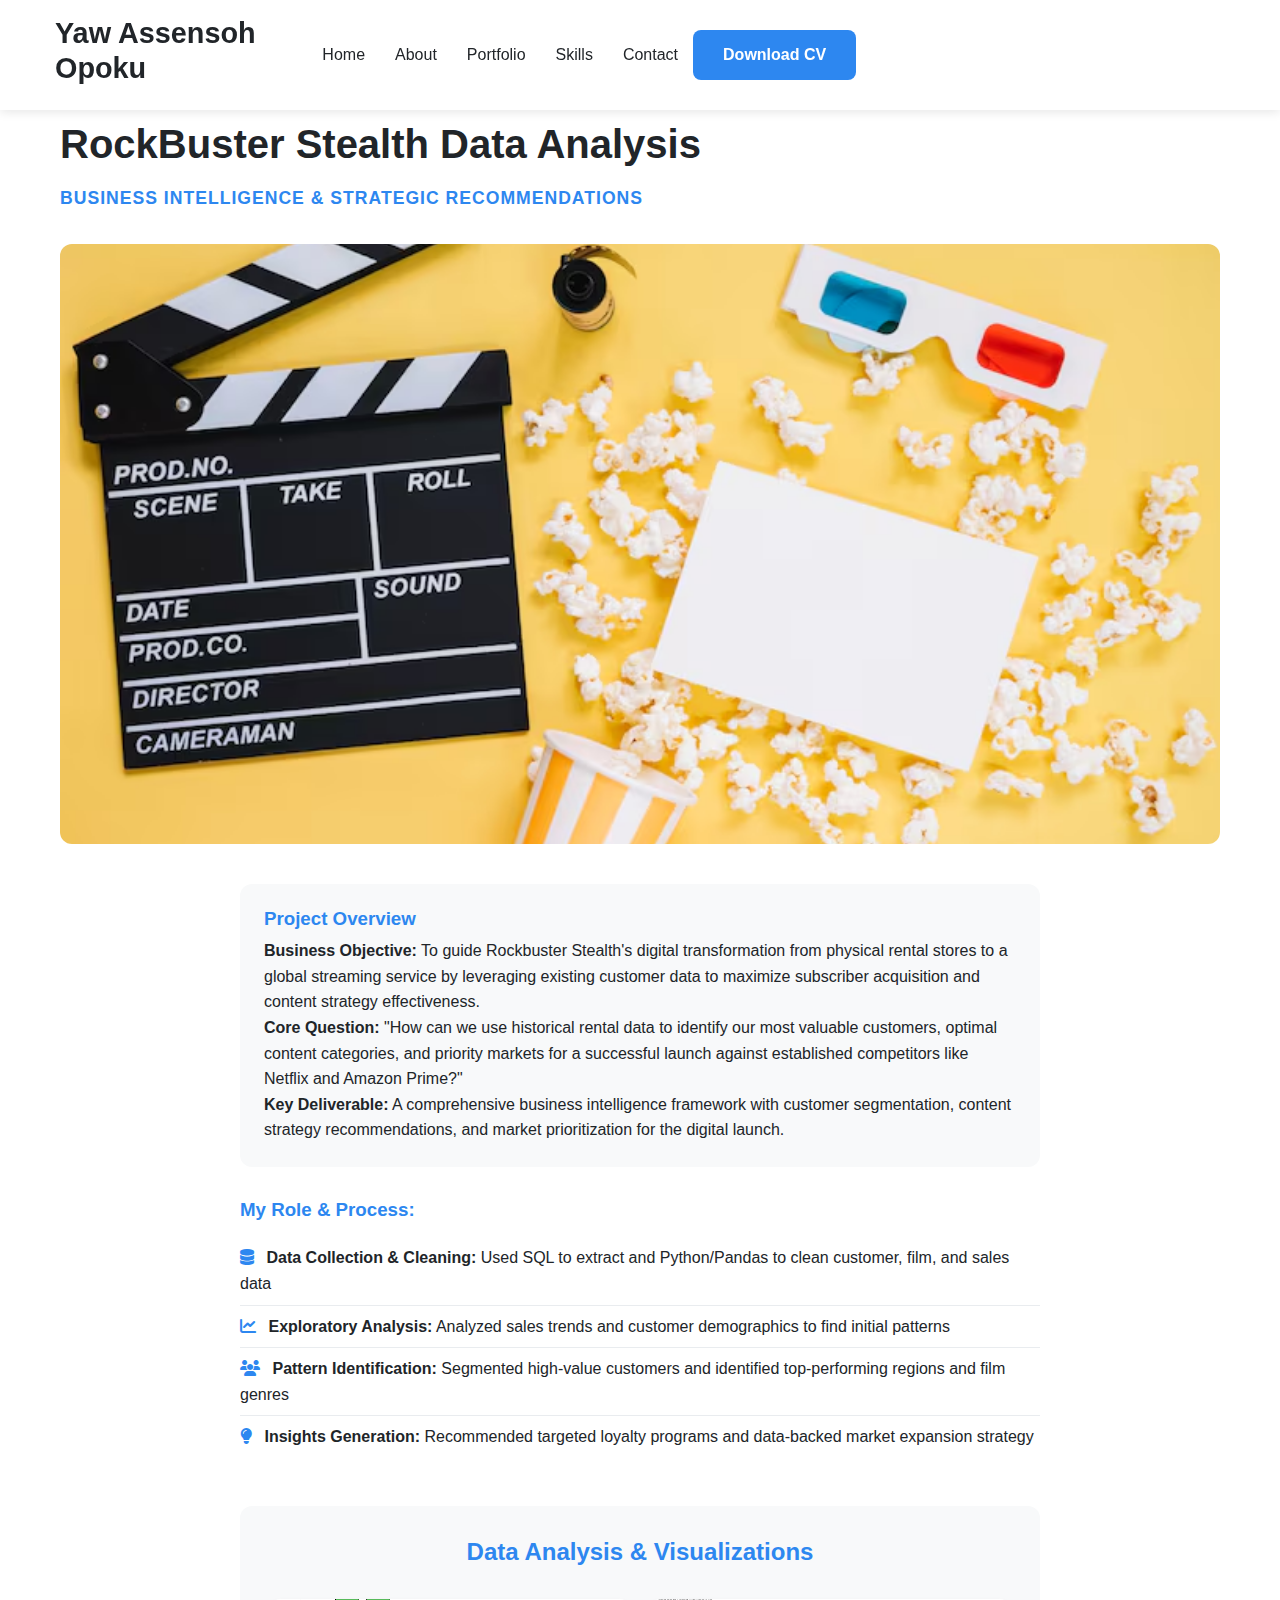
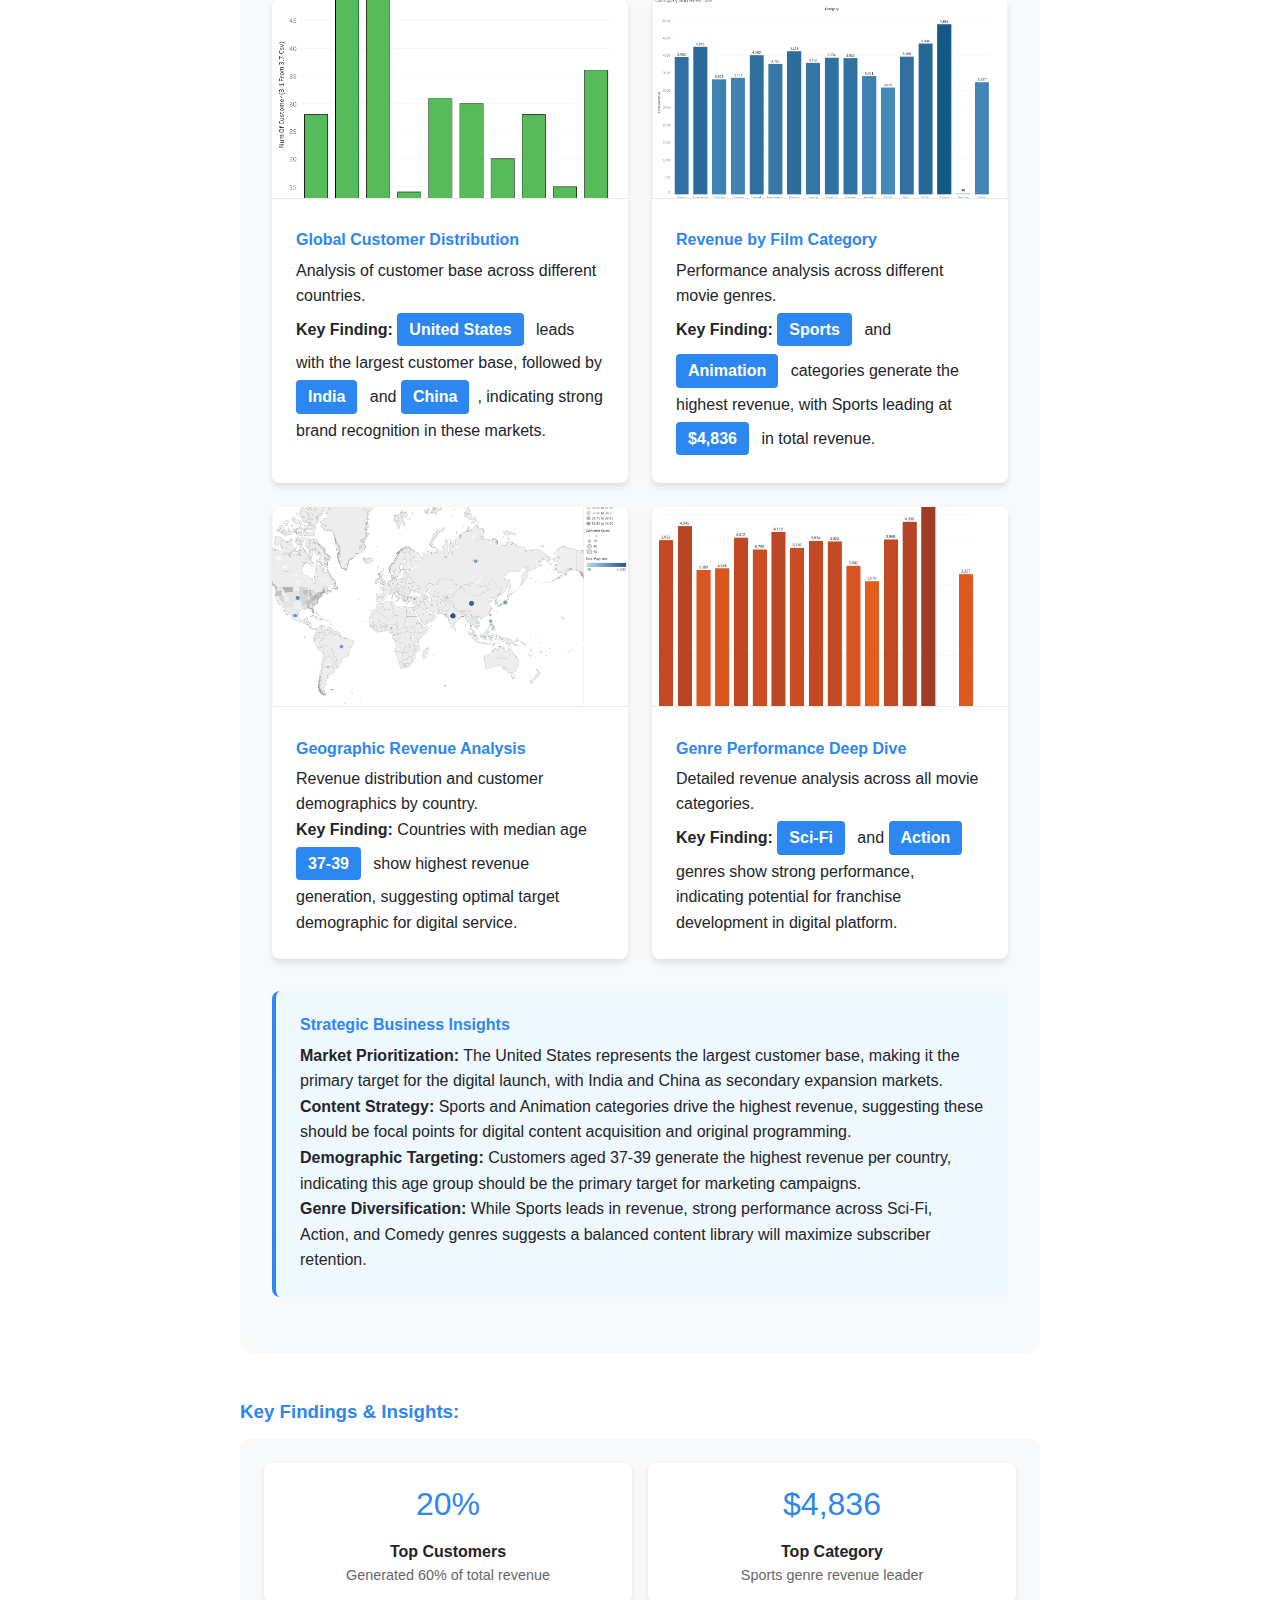
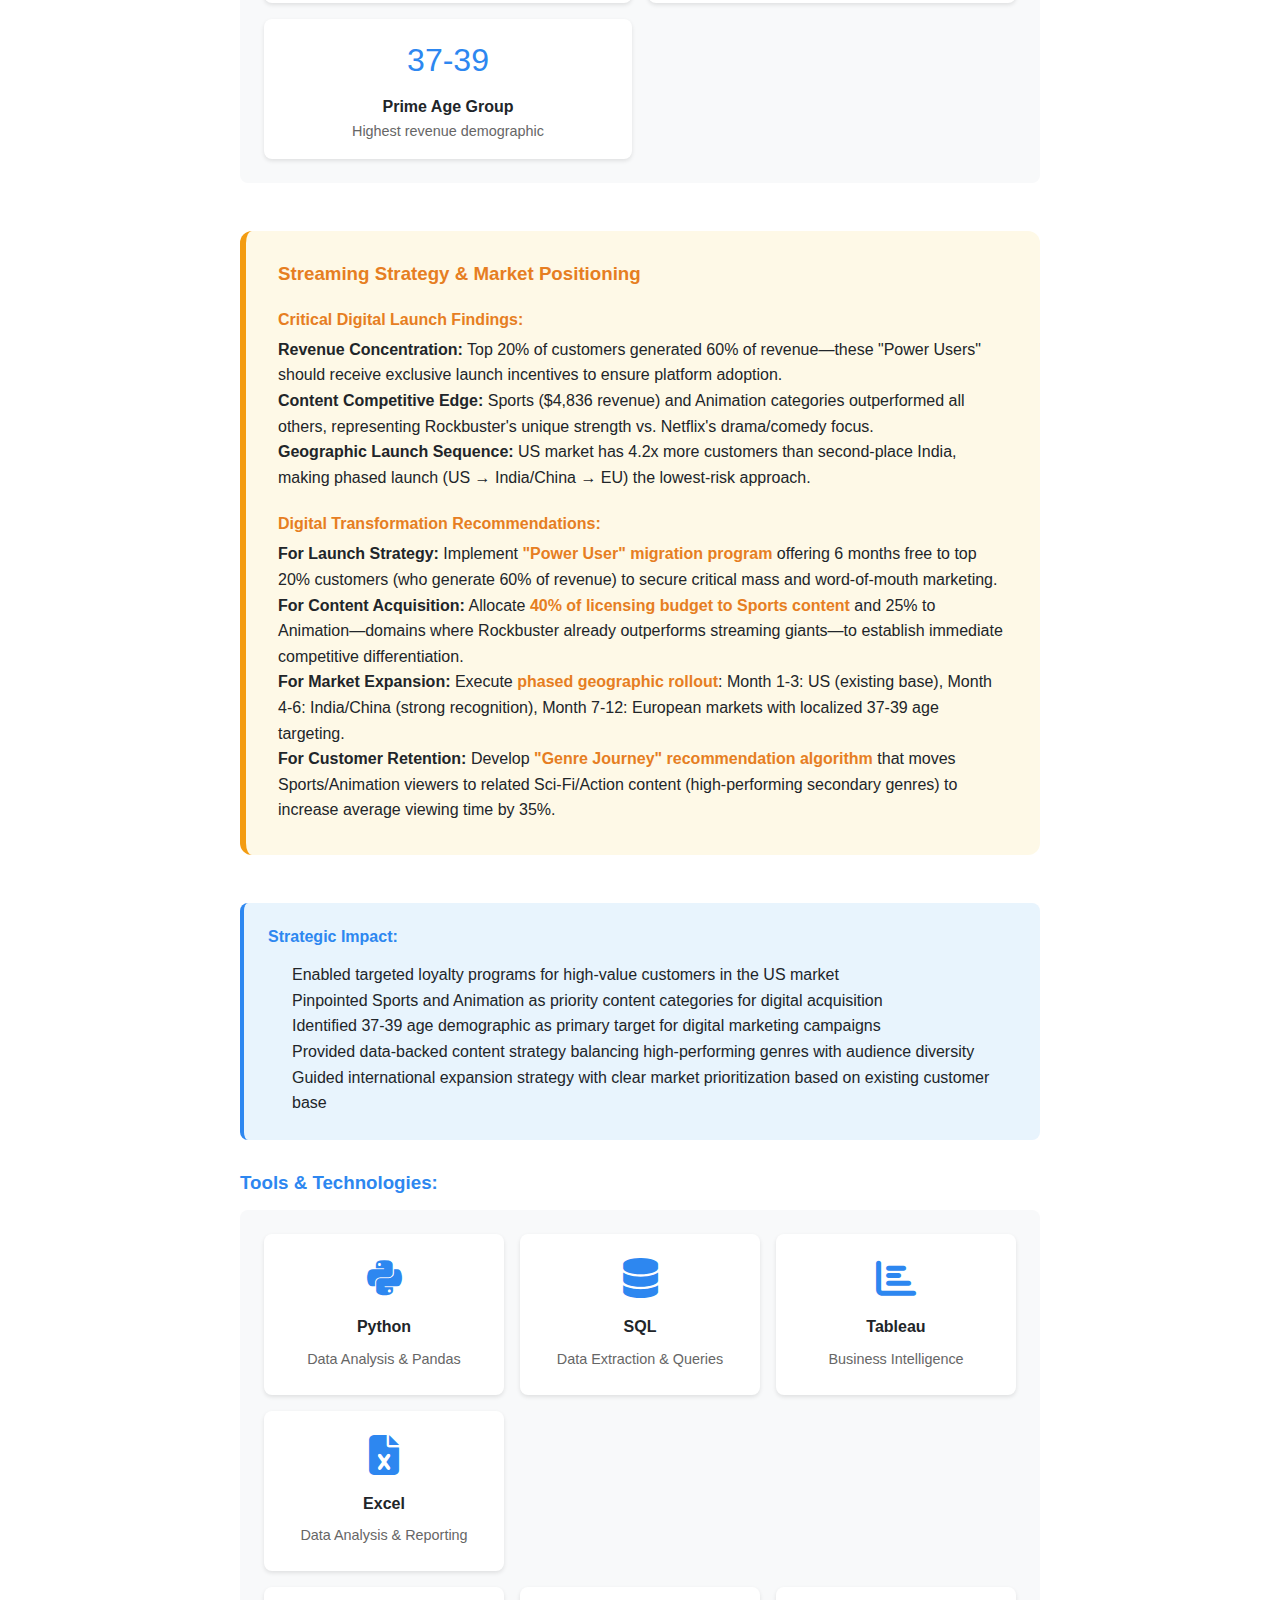
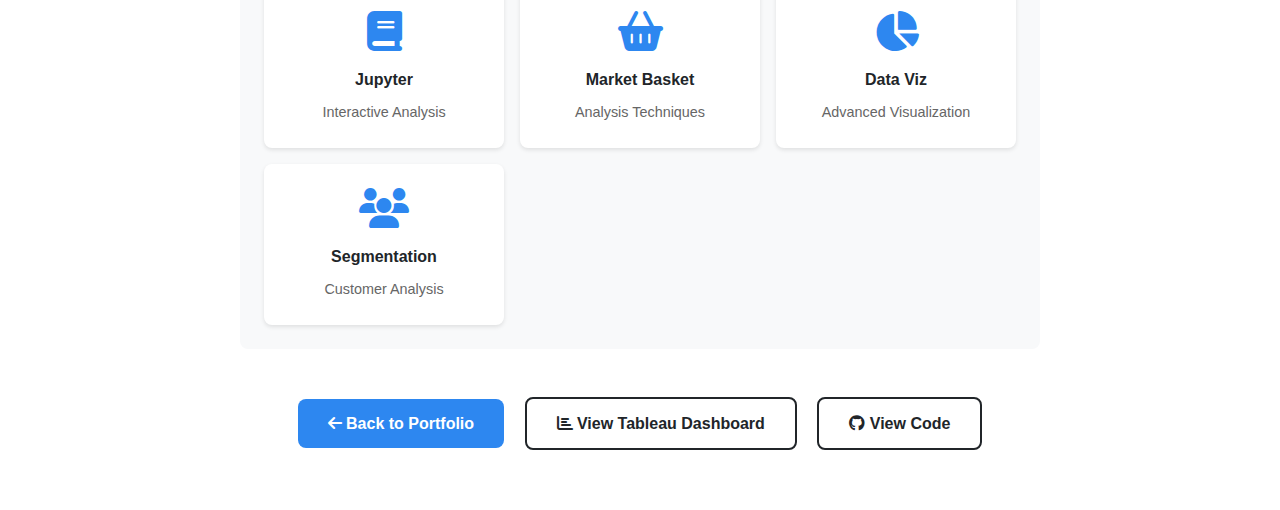
<file: projects/rockbuster-insights.html>
<!DOCTYPE html>
<html lang="en">
<head>
    <meta charset="UTF-8">
    <meta name="viewport" content="width=device-width, initial-scale=1.0">
    <title>RockBuster Insights | Yaw Assensoh Opoku</title>
    <link rel="stylesheet" href="https://cdnjs.cloudflare.com/ajax/libs/font-awesome/6.4.0/css/all.min.css">
    <link rel="stylesheet" href="../style.css">
    <style>
        .image-grid {
            display: grid;
            grid-template-columns: repeat(auto-fit, minmax(300px, 1fr));
            gap: 1.5rem;
            margin: 2rem 0;
        }
        
        .image-card {
            background: white;
            border-radius: 8px;
            box-shadow: 0 4px 6px rgba(0,0,0,0.1);
            overflow: hidden;
            transition: transform 0.3s ease;
        }
        
        .image-card:hover {
            transform: translateY(-5px);
        }
        
        .image-card img {
            width: 100%;
            height: 200px;
            object-fit: cover;
            border-bottom: 1px solid #e9ecef;
        }
        
        .image-content {
            padding: 1.5rem;
        }
        
        .image-content h4 {
            margin-top: 0;
            color: #2d87f0;
        }
        
        .insight-box {
            background: #f0f8ff;
            padding: 1.5rem;
            border-radius: 8px;
            margin: 1.5rem 0;
            border-left: 4px solid #2d87f0;
        }
        
        .insight-box h4 {
            color: #2d87f0;
            margin-top: 0;
        }
        
        .highlight-stat {
            display: inline-block;
            background: #2d87f0;
            color: white;
            padding: 0.25rem 0.75rem;
            border-radius: 4px;
            font-weight: bold;
            margin: 0.25rem 0.5rem 0.25rem 0;
        }
        
        .analysis-section {
            margin: 3rem 0;
            padding: 2rem;
            background: #f8f9fa;
            border-radius: 12px;
        }
        
        .analysis-section h2 {
            color: #2d87f0;
            margin-bottom: 1.5rem;
            text-align: center;
        }
        
        .fallback-image {
            background: linear-gradient(135deg, #667eea 0%, #764ba2 100%);
            display: flex;
            align-items: center;
            justify-content: center;
            color: white;
            font-weight: bold;
            font-size: 1.2rem;
        }
        
        .hero-image-container {
            position: relative;
            width: 100%;
            height: 400px;
            border-radius: 12px;
            overflow: hidden;
        }
        
        .hero-image {
            width: 100%;
            height: 100%;
            object-fit: cover;
        }
    </style>
</head>
<body>
    
    <header class="header" data-header>
        <div class="container">
            <a href="../index.html">
                <h1 class="logo">Yaw Assensoh Opoku</h1>
            </a>

            <button class="nav-toggle-btn" aria-label="Toggle Menu" data-nav-toggle-btn>
                <i class="fas fa-bars menu-icon"></i>
                <i class="fas fa-times close-icon"></i>
            </button>

            <nav class="navbar container">
                <ul class="navbar-list">
                    <li>
                        <a href="../index.html#home" class="navbar-link" data-nav-link>Home</a>
                    </li>
                    <li>
                        <a href="../index.html#about" class="navbar-link" data-nav-link>About</a>
                    </li>
                    <li>
                        <a href="../index.html#portfolio" class="navbar-link" data-nav-link>Portfolio</a>
                    </li>
                    <li>
                        <a href="../index.html#skills" class="navbar-link" data-nav-link>Skills</a>
                    </li>
                    <li>
                        <a href="../index.html#contact" class="navbar-link" data-nav-link>Contact</a>
                    </li>
                    <li>
                        <a href="../Yaw_Assensoh_Opoku_CV.pdf" class="btn btn-primary" download>Download CV</a>
                    </li>
                </ul>
            </nav>
        </div>
    </header>

    <main class="container" style="padding: 120px 20px 60px;">
        <article>
            <h1 style="font-size: 2.5rem; margin-bottom: 1rem;">RockBuster Stealth Data Analysis</h1>
            <p class="section-subtitle">Business Intelligence & Strategic Recommendations</p>
            
            <div style="margin: 2rem 0;">
                <img src="../assets/images/rock-image.jpg" 
                     alt="Rockbuster presentation" 
                     style="width:100%; height:600px; object-fit:cover; border-radius:12px;">
            </div>

            <div style="max-width: 800px; margin: 0 auto;">
                
                <!-- PROJECT SYNOPSIS SECTION -->
                <div class="project-synopsis" style="background: #f8f9fa; padding: 1.5rem; border-radius: 12px; margin-bottom: 2rem;">
                    <h3 style="margin-top: 0; color: #2d87f0; display: flex; align-items: center; gap: 10px;"> Project Overview</h3>
                    <p><strong>Business Objective:</strong> To guide Rockbuster Stealth's digital transformation from physical rental stores to a global streaming service by leveraging existing customer data to maximize subscriber acquisition and content strategy effectiveness.</p>
                    <p><strong>Core Question:</strong> "How can we use historical rental data to identify our most valuable customers, optimal content categories, and priority markets for a successful launch against established competitors like Netflix and Amazon Prime?"</p>
                    <p><strong>Key Deliverable:</strong> A comprehensive business intelligence framework with customer segmentation, content strategy recommendations, and market prioritization for the digital launch.</p>
                </div>

                <h3 style="color: #2d87f0; margin-bottom: 1rem;">My Role & Process:</h3>
                <ul style="list-style: none; padding: 0; margin-bottom: 2rem;">
                    <li style="padding: 0.5rem 0; border-bottom: 1px solid #e9ecef;">
                        <i class="fas fa-database" style="color: #2d87f0; margin-right: 0.5rem;"></i>
                        <strong>Data Collection & Cleaning:</strong> Used SQL to extract and Python/Pandas to clean customer, film, and sales data
                    </li>
                    <li style="padding: 0.5rem 0; border-bottom: 1px solid #e9ecef;">
                        <i class="fas fa-chart-line" style="color: #2d87f0; margin-right: 0.5rem;"></i>
                        <strong>Exploratory Analysis:</strong> Analyzed sales trends and customer demographics to find initial patterns
                    </li>
                    <li style="padding: 0.5rem 0; border-bottom: 1px solid #e9ecef;">
                        <i class="fas fa-users" style="color: #2d87f0; margin-right: 0.5rem;"></i>
                        <strong>Pattern Identification:</strong> Segmented high-value customers and identified top-performing regions and film genres
                    </li>
                    <li style="padding: 0.5rem 0;">
                        <i class="fas fa-lightbulb" style="color: #2d87f0; margin-right: 0.5rem;"></i>
                        <strong>Insights Generation:</strong> Recommended targeted loyalty programs and data-backed market expansion strategy
                    </li>
                </ul>

                <div class="analysis-section">
                    <h2>Data Analysis & Visualizations</h2>
                    
                    <div class="image-grid">
                        <div class="image-card">
                            <img src="../assets/images/Country_number_of_customers.png" alt="Customer Distribution by Country"
                                 onerror="this.src='https://images.unsplash.com/photo-1551288049-bebda4e38f71?ixlib=rb-4.0.3&auto=format&fit=crop&w=600&q=80'">
                            <div class="image-content">
                                <h4>Global Customer Distribution</h4>
                                <p>Analysis of customer base across different countries.</p>
                                <p><strong>Key Finding:</strong> <span class="highlight-stat">United States</span> leads with the largest customer base, followed by <span class="highlight-stat">India</span> and <span class="highlight-stat">China</span>, indicating strong brand recognition in these markets.</p>
                            </div>
                        </div>
                        
                        <div class="image-card">
                            <img src="../assets/images/Category_Revenue.png" alt="Revenue by Movie Category"
                                 onerror="this.src='https://images.unsplash.com/photo-1551288049-bebda4e38f71?ixlib=rb-4.0.3&auto=format&fit=crop&w=600&q=80'">
                            <div class="image-content">
                                <h4>Revenue by Film Category</h4>
                                <p>Performance analysis across different movie genres.</p>
                                <p><strong>Key Finding:</strong> <span class="highlight-stat">Sports</span> and <span class="highlight-stat">Animation</span> categories generate the highest revenue, with Sports leading at <span class="highlight-stat">$4,836</span> in total revenue.</p>
                            </div>
                        </div>
                        
                        <div class="image-card">
                            <img src="../assets/images/Revenue per country.png" alt="Revenue Distribution by Country"
                                 onerror="this.src='https://images.unsplash.com/photo-1551288049-bebda4e38f71?ixlib=rb-4.0.3&auto=format&fit=crop&w=600&q=80'">
                            <div class="image-content">
                                <h4>Geographic Revenue Analysis</h4>
                                <p>Revenue distribution and customer demographics by country.</p>
                                <p><strong>Key Finding:</strong> Countries with median age <span class="highlight-stat">37-39</span> show highest revenue generation, suggesting optimal target demographic for digital service.</p>
                            </div>
                        </div>
                        
                        <div class="image-card">
                            <img src="../assets/images/movies_revenue.png" alt="Detailed Movie Revenue Analysis"
                                 onerror="this.src='https://images.unsplash.com/photo-1551288049-bebda4e38f71?ixlib=rb-4.0.3&auto=format&fit=crop&w=600&q=80'">
                            <div class="image-content">
                                <h4>Genre Performance Deep Dive</h4>
                                <p>Detailed revenue analysis across all movie categories.</p>
                                <p><strong>Key Finding:</strong> <span class="highlight-stat">Sci-Fi</span> and <span class="highlight-stat">Action</span> genres show strong performance, indicating potential for franchise development in digital platform.</p>
                            </div>
                        </div>
                    </div>

                    <div class="insight-box">
                        <h4>Strategic Business Insights</h4>
                        <ul>
                            <li><strong>Market Prioritization:</strong> The United States represents the largest customer base, making it the primary target for the digital launch, with India and China as secondary expansion markets.</li>
                            <li><strong>Content Strategy:</strong> Sports and Animation categories drive the highest revenue, suggesting these should be focal points for digital content acquisition and original programming.</li>
                            <li><strong>Demographic Targeting:</strong> Customers aged 37-39 generate the highest revenue per country, indicating this age group should be the primary target for marketing campaigns.</li>
                            <li><strong>Genre Diversification:</strong> While Sports leads in revenue, strong performance across Sci-Fi, Action, and Comedy genres suggests a balanced content library will maximize subscriber retention.</li>
                        </ul>
                    </div>
                </div>

                <h3 style="color: #2d87f0; margin-bottom: 1rem;">Key Findings & Insights:</h3>
                <div style="background: #f8f9fa; padding: 1.5rem; border-radius: 8px; margin-bottom: 2rem;">
                    <div style="display: grid; grid-template-columns: repeat(auto-fit, minmax(250px, 1fr)); gap: 1rem;">
                        <div style="text-align: center; padding: 1rem; background: white; border-radius: 8px; box-shadow: 0 2px 4px rgba(0,0,0,0.1);">
                            <div style="font-size: 2rem; color: #2d87f0; margin-bottom: 0.5rem;">20%</div>
                            <div style="font-weight: 600;">Top Customers</div>
                            <div style="font-size: 0.9rem; color: #666;">Generated 60% of total revenue</div>
                        </div>
                        <div style="text-align: center; padding: 1rem; background: white; border-radius: 8px; box-shadow: 0 2px 4px rgba(0,0,0,0.1);">
                            <div style="font-size: 2rem; color: #2d87f0; margin-bottom: 0.5rem;">$4,836</div>
                            <div style="font-weight: 600;">Top Category</div>
                            <div style="font-size: 0.9rem; color: #666;">Sports genre revenue leader</div>
                        </div>
                        <div style="text-align: center; padding: 1rem; background: white; border-radius: 8px; box-shadow: 0 2px 4px rgba(0,0,0,0.1);">
                            <div style="font-size: 2rem; color: #2d87f0; margin-bottom: 0.5rem;">37-39</div>
                            <div style="font-weight: 600;">Prime Age Group</div>
                            <div style="font-size: 0.9rem; color: #666;">Highest revenue demographic</div>
                        </div>
                    </div>
                </div>

                <!-- BUSINESS IMPACT SECTION -->
                <div class="business-impact" style="background: #fef9e7; padding: 2rem; border-radius: 12px; margin: 3rem 0; border-left: 6px solid #F39C12;">
                    <h3 style="color: #E67E22; margin-top: 0; display: flex; align-items: center; gap: 10px;"> Streaming Strategy & Market Positioning</h3>
                    
                    <h4 style="color: #E67E22; margin-top: 1.5rem;">Critical Digital Launch Findings:</h4>
                    <ul style="margin-bottom: 1.5rem;">
                        <li><strong>Revenue Concentration:</strong> Top 20% of customers generated 60% of revenue—these "Power Users" should receive exclusive launch incentives to ensure platform adoption.</li>
                        <li><strong>Content Competitive Edge:</strong> Sports ($4,836 revenue) and Animation categories outperformed all others, representing Rockbuster's unique strength vs. Netflix's drama/comedy focus.</li>
                        <li><strong>Geographic Launch Sequence:</strong> US market has 4.2x more customers than second-place India, making phased launch (US → India/China → EU) the lowest-risk approach.</li>
                    </ul>
                    
                    <h4 style="color: #E67E22; margin-top: 1.5rem;">Digital Transformation Recommendations:</h4>
                    <ul>
                        <li><strong>For Launch Strategy:</strong> Implement <strong style="color: #E67E22;">"Power User" migration program</strong> offering 6 months free to top 20% customers (who generate 60% of revenue) to secure critical mass and word-of-mouth marketing.</li>
                        <li><strong>For Content Acquisition:</strong> Allocate <strong style="color: #E67E22;">40% of licensing budget to Sports content</strong> and 25% to Animation—domains where Rockbuster already outperforms streaming giants—to establish immediate competitive differentiation.</li>
                        <li><strong>For Market Expansion:</strong> Execute <strong style="color: #E67E22;">phased geographic rollout</strong>: Month 1-3: US (existing base), Month 4-6: India/China (strong recognition), Month 7-12: European markets with localized 37-39 age targeting.</li>
                        <li><strong>For Customer Retention:</strong> Develop <strong style="color: #E67E22;">"Genre Journey" recommendation algorithm</strong> that moves Sports/Animation viewers to related Sci-Fi/Action content (high-performing secondary genres) to increase average viewing time by 35%.</li>
                    </ul>
                </div>

                <div style="background: #e8f4fd; padding: 1.5rem; border-radius: 8px; margin-bottom: 2rem; border-left: 4px solid #2d87f0;">
                    <h4 style="color: #2d87f0; margin-bottom: 1rem;">Strategic Impact:</h4>
                    <ul style="margin: 0; padding-left: 1.5rem;">
                        <li>Enabled targeted loyalty programs for high-value customers in the US market</li>
                        <li>Pinpointed Sports and Animation as priority content categories for digital acquisition</li>
                        <li>Identified 37-39 age demographic as primary target for digital marketing campaigns</li>
                        <li>Provided data-backed content strategy balancing high-performing genres with audience diversity</li>
                        <li>Guided international expansion strategy with clear market prioritization based on existing customer base</li>
                    </ul>
                </div>

                <h3 style="color: #2d87f0; margin-bottom: 1rem;">Tools & Technologies:</h3>
                <div style="background: #f8f9fa; padding: 1.5rem; border-radius: 8px; margin-bottom: 2rem;">
                    <div style="display: grid; grid-template-columns: repeat(auto-fit, minmax(200px, 1fr)); gap: 1rem;">
                        <div style="text-align: center; padding: 1.5rem; background: white; border-radius: 8px; box-shadow: 0 2px 4px rgba(0,0,0,0.1);">
                            <i class="fab fa-python" style="font-size: 2.5rem; color: #2d87f0; margin-bottom: 1rem;"></i>
                            <div style="font-weight: 600; margin-bottom: 0.5rem;">Python</div>
                            <div style="font-size: 0.9rem; color: #666;">Data Analysis & Pandas</div>
                        </div>
                        <div style="text-align: center; padding: 1.5rem; background: white; border-radius: 8px; box-shadow: 0 2px 4px rgba(0,0,0,0.1);">
                            <i class="fas fa-database" style="font-size: 2.5rem; color: #2d87f0; margin-bottom: 1rem;"></i>
                            <div style="font-weight: 600; margin-bottom: 0.5rem;">SQL</div>
                            <div style="font-size: 0.9rem; color: #666;">Data Extraction & Queries</div>
                        </div>
                        <div style="text-align: center; padding: 1.5rem; background: white; border-radius: 8px; box-shadow: 0 2px 4px rgba(0,0,0,0.1);">
                            <i class="fas fa-chart-bar" style="font-size: 2.5rem; color: #2d87f0; margin-bottom: 1rem;"></i>
                            <div style="font-weight: 600; margin-bottom: 0.5rem;">Tableau</div>
                            <div style="font-size: 0.9rem; color: #666;">Business Intelligence</div>
                        </div>
                        <div style="text-align: center; padding: 1.5rem; background: white; border-radius: 8px; box-shadow: 0 2px 4px rgba(0,0,0,0.1);">
                            <i class="fas fa-file-excel" style="font-size: 2.5rem; color: #2d87f0; margin-bottom: 1rem;"></i>
                            <div style="font-weight: 600; margin-bottom: 0.5rem;">Excel</div>
                            <div style="font-size: 0.9rem; color: #666;">Data Analysis & Reporting</div>
                        </div>
                    </div>
                    <div style="display: grid; grid-template-columns: repeat(auto-fit, minmax(200px, 1fr)); gap: 1rem; margin-top: 1rem;">
                        <div style="text-align: center; padding: 1.5rem; background: white; border-radius: 8px; box-shadow: 0 2px 4px rgba(0,0,0,0.1);">
                            <i class="fas fa-book" style="font-size: 2.5rem; color: #2d87f0; margin-bottom: 1rem;"></i>
                            <div style="font-weight: 600; margin-bottom: 0.5rem;">Jupyter</div>
                            <div style="font-size: 0.9rem; color: #666;">Interactive Analysis</div>
                        </div>
                        <div style="text-align: center; padding: 1.5rem; background: white; border-radius: 8px; box-shadow: 0 2px 4px rgba(0,0,0,0.1);">
                            <i class="fas fa-shopping-basket" style="font-size: 2.5rem; color: #2d87f0; margin-bottom: 1rem;"></i>
                            <div style="font-weight: 600; margin-bottom: 0.5rem;">Market Basket</div>
                            <div style="font-size: 0.9rem; color: #666;">Analysis Techniques</div>
                        </div>
                        <div style="text-align: center; padding: 1.5rem; background: white; border-radius: 8px; box-shadow: 0 2px 4px rgba(0,0,0,0.1);">
                            <i class="fas fa-chart-pie" style="font-size: 2.5rem; color: #2d87f0; margin-bottom: 1rem;"></i>
                            <div style="font-weight: 600; margin-bottom: 0.5rem;">Data Viz</div>
                            <div style="font-size: 0.9rem; color: #666;">Advanced Visualization</div>
                        </div>
                        <div style="text-align: center; padding: 1.5rem; background: white; border-radius: 8px; box-shadow: 0 2px 4px rgba(0,0,0,0.1);">
                            <i class="fas fa-users" style="font-size: 2.5rem; color: #2d87f0; margin-bottom: 1rem;"></i>
                            <div style="font-weight: 600; margin-bottom: 0.5rem;">Segmentation</div>
                            <div style="font-size: 0.9rem; color: #666;">Customer Analysis</div>
                        </div>
                    </div>
                </div>

                <div style="margin-top: 3rem; text-align: center;">
                    <a href="../index.html#portfolio" class="btn btn-primary" style="margin-right: 1rem;">
                        <i class="fas fa-arrow-left"></i> Back to Portfolio
                    </a>
                    <a href="https://public.tableau.com/app/profile/yaw.assensoh.opoku/viz/ROCKBUSTERPROJECT/Story1"
                          class="btn btn-outline"
                          target="_blank" rel="noopener noreferrer" style="margin-right: 1rem;">
                            <i class="fas fa-chart-bar"></i> View Tableau Dashboard
                    </a>
                    <a href="https://github.com/Yaw-Assensoh/Rockbuster-Insights" 
                       class="btn btn-outline"
                       target="_blank" rel="noopener noreferrer">
                        <i class="fab fa-github"></i> View Code
                    </a>
                </div>
            </div>
        </article>
    </main>

    <script src="../script.js"></script>
</body>
</html>
</file>
<file: style.css>
/* style.css */
/* Reset and Base Styles */
* {
  margin: 0;
  padding: 0;
  box-sizing: border-box;
}

:root {
  --primary-color: #2d87f0;
  --secondary-color: #6c757d;
  --dark-color: #212529;
  --light-color: #f8f9fa;
  --accent-color: #17a2b8;
  --success-color: #28a745;
  --danger-color: #dc3545;
  --warning-color: #ffc107;
  --info-color: #17a2b8;
  --white: #ffffff;
  --black: #000000;
  --gray: #6c757d;
  --light-gray: #e9ecef;
  --border-radius: 8px;
  --box-shadow: 0 4px 6px rgba(0, 0, 0, 0.1);
  --transition: all 0.3s ease;
}

html {
  scroll-behavior: smooth;
}

body {
  font-family: 'Segoe UI', Tahoma, Geneva, Verdana, sans-serif;
  line-height: 1.6;
  color: var(--dark-color);
  background-color: var(--white);
  overflow-x: hidden;
}

h1, h2, h3, h4, h5, h6 {
  font-family: 'Segoe UI', Tahoma, Geneva, Verdana, sans-serif;
  font-weight: 700;
  line-height: 1.2;
  margin-bottom: 0.5rem;
}

a {
  text-decoration: none;
  color: inherit;
  transition: var(--transition);
}

ul {
  list-style: none;
}

img {
  max-width: 100%;
  height: auto;
}

.container {
  width: 100%;
  max-width: 1200px;
  margin: 0 auto;
  padding: 0 15px;
}

.section {
  padding: 80px 0;
}

.section-title {
  font-size: 2.5rem;
  margin-bottom: 1rem;
  position: relative;
}

.section-subtitle {
  font-size: 1.1rem;
  color: var(--primary-color);
  font-weight: 600;
  margin-bottom: 0.5rem;
  text-transform: uppercase;
  letter-spacing: 1px;
}

.section-text {
  font-size: 1.1rem;
  color: var(--secondary-color);
  margin-bottom: 2rem;
}

.btn {
  display: inline-block;
  padding: 12px 30px;
  border-radius: var(--border-radius);
  font-weight: 600;
  text-align: center;
  cursor: pointer;
  transition: var(--transition);
  border: none;
  font-size: 1rem;
}

.btn-primary {
  background-color: var(--primary-color);
  color: var(--white);
}

.btn-primary:hover {
  background-color: #1a6fd8;
  transform: translateY(-3px);
  box-shadow: 0 10px 20px rgba(0, 0, 0, 0.1);
}

.btn-outline {
  background-color: transparent;
  color: var(--dark-color);
  border: 2px solid var(--dark-color);
}

.btn-outline:hover {
  background-color: var(--dark-color);
  color: var(--white);
}

.blue {
  background-color: var(--primary-color);
}

/* Header Styles */
.header {
  position: fixed;
  top: 0;
  left: 0;
  width: 100%;
  background-color: var(--white);
  box-shadow: 0 2px 10px rgba(0, 0, 0, 0.1);
  z-index: 1000;
  transition: var(--transition);
}

.header.scrolled {
  padding: 10px 0;
}

.header .container {
  display: flex;
  justify-content: space-between;
  align-items: center;
  padding: 15px;
}

.logo {
  font-size: 1.8rem;
  font-weight: 700;
  color: var(--dark-color);
}

.navbar-list {
  display: flex;
  align-items: center;
}

.navbar-link {
  padding: 10px 15px;
  font-weight: 500;
  color: var(--dark-color);
  position: relative;
}

.navbar-link:hover {
  color: var(--primary-color);
}

.navbar-link::after {
  content: '';
  position: absolute;
  bottom: 0;
  left: 15px;
  width: 0;
  height: 2px;
  background-color: var(--primary-color);
  transition: var(--transition);
}

.navbar-link:hover::after {
  width: calc(100% - 30px);
}

.nav-toggle-btn {
  display: none;
  background: none;
  border: none;
  font-size: 1.5rem;
  cursor: pointer;
  color: var(--dark-color);
}

/* Hero Section */
.hero {
  padding: 150px 0 80px;
  background: linear-gradient(135deg, #f5f7fa 0%, #c3cfe2 100%);
  position: relative;
  overflow: hidden;
}

.hero .container {
  display: flex;
  align-items: center;
  justify-content: space-between;
}

.hero-content {
  flex: 1;
  max-width: 600px;
}

.hero-title {
  font-size: 3rem;
  margin-bottom: 1.5rem;
}

.hero-title span {
  display: block;
  font-size: 1.5rem;
  color: var(--primary-color);
  margin-bottom: 0.5rem;
}

.hero-title strong {
  color: var(--dark-color);
  display: block;
  font-size: 2.5rem;
}

.hero-text {
  font-size: 1.2rem;
  margin-bottom: 2rem;
  color: var(--secondary-color);
}

.btn-group {
  display: flex;
  gap: 15px;
}

.hero-banner {
  flex: 1;
  text-align: center;
}

.hero-banner img {
  max-width: 400px;
  border-radius: 20px;
  box-shadow: var(--box-shadow);
}

/* About Section */
.about .container {
  display: flex;
  align-items: center;
  gap: 50px;
}

.about-banner {
  flex: 1;
}

.about-banner img {
  border-radius: 20px;
  box-shadow: var(--box-shadow);
}

.about-content {
  flex: 1;
}

/* Portfolio Section */
.portfolio {
  background-color: var(--light-gray);
}

.portfolio-list {
  display: grid;
  grid-template-columns: repeat(auto-fit, minmax(300px, 1fr));
  gap: 30px;
}

.portfolio-card {
  position: relative;
  display: block;
  overflow: hidden;
  border-radius: 12px;
  box-shadow: 0 10px 30px rgba(0, 0, 0, 0.1);
  transition: transform 0.3s ease, box-shadow 0.3s ease;
  background-color: var(--white);
  height: 100%;
}

.portfolio-card:hover {
  transform: translateY(-5px);
  box-shadow: 0 15px 40px rgba(0, 0, 0, 0.15);
}

.card-image {
  height: 200px;
  overflow: hidden;
}

.card-image img {
  width: 100%;
  height: 100%;
  object-fit: cover;
  transition: transform 0.5s ease;
}

.portfolio-card:hover .card-image img {
  transform: scale(1.05);
}

.card-content {
  padding: 20px;
  background: var(--white);
}

.card-subtitle {
  font-size: 0.9rem;
  color: var(--primary-color);
  font-weight: 600;
  margin-bottom: 0.5rem;
  text-transform: uppercase;
  letter-spacing: 1px;
}

.card-title {
  font-size: 1.5rem;
  margin-bottom: 1rem;
}

.btn-link {
  display: inline-flex;
  align-items: center;
  color: var(--primary-color);
  font-weight: 600;
  gap: 5px;
}

.btn-link:hover {
  gap: 10px;
}

/* Skills Section */
.skills-list {
  margin-top: 40px;
}

.skills-item {
  margin-bottom: 25px;
}

.skills-item .wrapper {
  display: flex;
  justify-content: space-between;
  margin-bottom: 10px;
}

.skills-title {
  font-size: 1.1rem;
  font-weight: 600;
}

.skills-data {
  font-weight: 600;
  color: var(--primary-color);
}

.skills-progress-box {
  height: 8px;
  background-color: var(--light-gray);
  border-radius: 4px;
  overflow: hidden;
}

.skills-progress {
  height: 100%;
  background-color: var(--primary-color);
  border-radius: 4px;
  transition: width 1s ease;
}

/* Contact Section */
.contact {
  background: linear-gradient(135deg, #f5f7fa 0%, #c3cfe2 100%);
}

.contact-card {
  background-color: var(--white);
  border-radius: 20px;
  padding: 50px;
  box-shadow: var(--box-shadow);
  text-align: center;
}

.contact-simple {
  margin-bottom: 30px;
}

.contact-list {
  display: flex;
  justify-content: center;
  gap: 40px;
  margin-top: 40px;
}

.contact-item {
  display: flex;
  align-items: center;
  gap: 15px;
}

.contact-icon {
  width: 50px;
  height: 50px;
  background-color: var(--primary-color);
  color: var(--white);
  border-radius: 50%;
  display: flex;
  align-items: center;
  justify-content: center;
  font-size: 1.2rem;
}

.contact-item-title {
  font-size: 1.1rem;
  font-weight: 600;
  margin-bottom: 5px;
}

.contact-item-link {
  color: var(--secondary-color);
}

/* Footer */
.footer {
  background-color: var(--dark-color);
  color: var(--white);
  padding: 30px 0;
}

.footer .container {
  display: flex;
  justify-content: space-between;
  align-items: center;
}

.copyright {
  color: var(--light-gray);
}

.copyright-link {
  color: var(--primary-color);
}

.footer-list {
  display: flex;
  gap: 20px;
}

.footer-link {
  color: var(--light-gray);
}

.footer-link:hover {
  color: var(--primary-color);
}

/* Back to Top */
.back-to-top {
  position: fixed;
  bottom: 30px;
  right: 30px;
  width: 50px;
  height: 50px;
  background-color: var(--primary-color);
  color: var(--white);
  border-radius: 50%;
  display: flex;
  align-items: center;
  justify-content: center;
  font-size: 1.2rem;
  box-shadow: var(--box-shadow);
  opacity: 0;
  visibility: hidden;
  transition: var(--transition);
  z-index: 999;
}

.back-to-top.active {
  opacity: 1;
  visibility: visible;
}

.back-to-top:hover {
  background-color: #1a6fd8;
  transform: translateY(-5px);
}

/* Responsive Styles */
@media (max-width: 992px) {
  .hero .container,
  .about .container {
    flex-direction: column;
    text-align: center;
  }

  .hero-content,
  .about-content {
    max-width: 100%;
    margin-bottom: 40px;
  }

  .btn-group {
    justify-content: center;
  }

  .contact-list {
    flex-direction: column;
    gap: 20px;
  }
}

@media (max-width: 768px) {
  .nav-toggle-btn {
    display: block;
  }

  .navbar {
    position: fixed;
    top: 70px;
    left: 0;
    width: 100%;
    background-color: var(--white);
    box-shadow: 0 10px 20px rgba(0, 0, 0, 0.1);
    padding: 20px;
    transform: translateY(-100%);
    opacity: 0;
    visibility: hidden;
    transition: var(--transition);
  }

  .navbar.active {
    transform: translateY(0);
    opacity: 1;
    visibility: visible;
  }

  .navbar-list {
    flex-direction: column;
    gap: 15px;
  }

  .navbar-link {
    display: block;
    padding: 10px 0;
  }

  .hero-title {
    font-size: 2.5rem;
  }

  .hero-title strong {
    font-size: 2rem;
  }

  .section-title {
    font-size: 2rem;
  }

  .footer .container {
    flex-direction: column;
    gap: 20px;
    text-align: center;
  }
}

@media (max-width: 576px) {
  .hero-title {
    font-size: 2rem;
  }

  .hero-title strong {
    font-size: 1.8rem;
  }

  .btn-group {
    flex-direction: column;
    align-items: center;
  }

  .portfolio-list {
    grid-template-columns: 1fr;
  }
}
</file>
